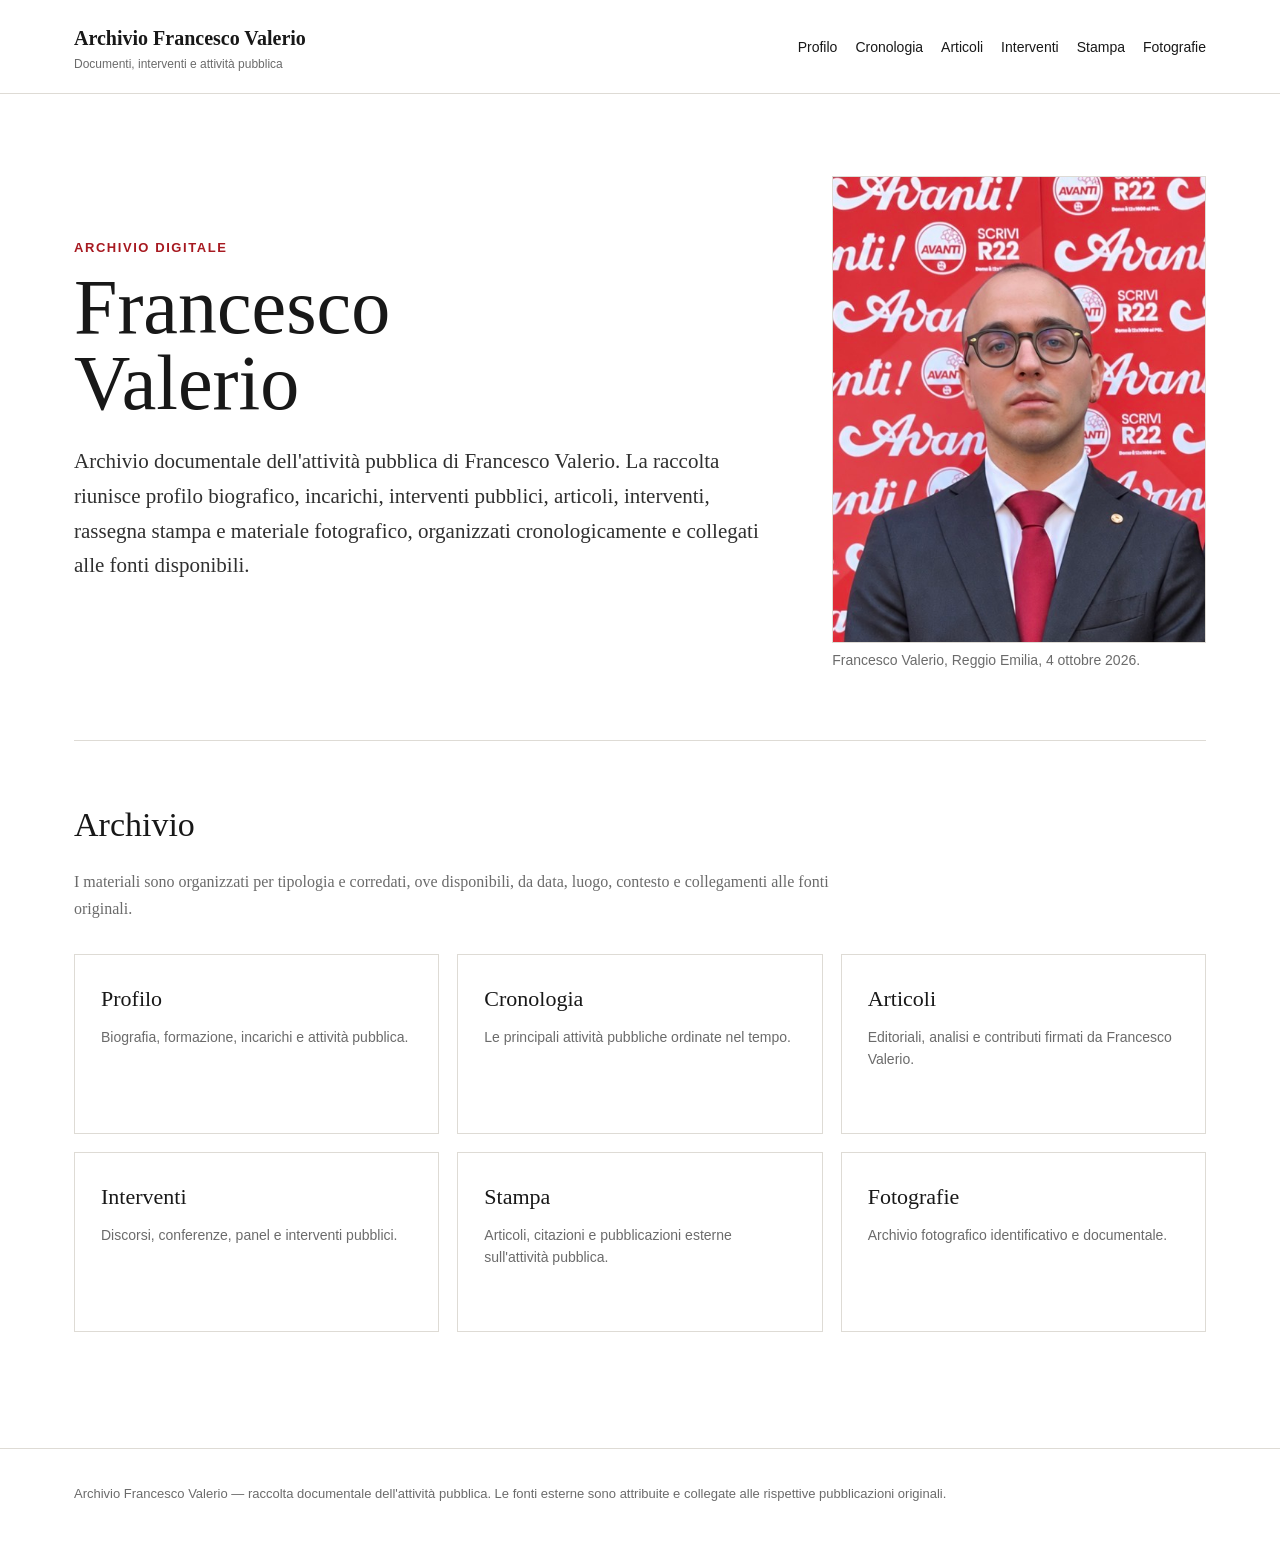
<file: index.html>
<!DOCTYPE html>
<html lang="it">

<head>
  <meta charset="UTF-8">
  <meta name="viewport" content="width=device-width, initial-scale=1.0">

  <title>Francesco Valerio | Archivio dell'attività pubblica</title>

  <meta name="description"
        content="Archivio digitale dell'attività pubblica di Francesco Valerio: profilo, cronologia, articoli, interventi, rassegna stampa e fotografie.">

  <meta name="robots" content="index,follow,max-image-preview:large">
  
  <link rel="canonical"
        href="https://francescovalerioarchivio.github.io/">

  <meta property="og:title"
        content="Francesco Valerio | Archivio dell'attività pubblica">

  <meta property="og:description"
        content="Archivio digitale di Francesco Valerio: attività pubblica, articoli, interventi, rassegna stampa e fotografie.">

  <meta property="og:type" content="website">

  <meta property="og:url"
        content="https://francescovalerioarchivio.github.io/">
<meta property="og:image"
      content="https://francescovalerioarchivio.github.io/assets/images/francesco-valerio.jpg">

<meta property="og:image:alt"
      content="Francesco Valerio">

<meta name="twitter:card"
      content="summary_large_image">

<meta name="twitter:image"
      content="https://francescovalerioarchivio.github.io/assets/images/francesco-valerio.jpg">
  <script type="application/ld+json">
{
  "@context": "https://schema.org",
  "@type": "WebSite",
  "name": "Archivio Francesco Valerio",
  "url": "https://francescovalerioarchivio.github.io/",
  "description": "Archivio digitale dell'attività pubblica di Francesco Valerio.",
  "about": {
    "@type": "Person",
    "name": "Francesco Valerio",
    "url": "https://francescovalerioarchivio.github.io/profilo/",
    "image": "https://francescovalerioarchivio.github.io/assets/images/francesco-valerio.jpg",
    "sameAs": [
      "https://www.instagram.com/valerio_psi/"
    ]
  }
}
</script>
  
  <link rel="stylesheet" href="/assets/css/style.css">
</head>

<body>

<header class="site-header">
  <div class="header-inner">

    <a class="brand" href="/">
      <strong>Archivio Francesco Valerio</strong>
      <span>Documenti, interventi e attività pubblica</span>
    </a>

    <nav aria-label="Navigazione principale">
      <a href="/profilo/">Profilo</a>
      <a href="/cronologia/">Cronologia</a>
      <a href="/articoli/">Articoli</a>
      <a href="/interventi/">Interventi</a>
      <a href="/stampa/">Stampa</a>
      <a href="/fotografie/">Fotografie</a>
    </nav>

  </div>
</header>

<main>

<section class="hero">

  <div>
    <p class="eyebrow">Archivio digitale</p>

    <h1>Francesco<br>Valerio</h1>

    <p class="hero-description">
      Archivio documentale dell'attività pubblica di Francesco Valerio.
      La raccolta riunisce profilo biografico, incarichi, interventi pubblici,
      articoli, interventi, rassegna stampa e materiale fotografico,
      organizzati cronologicamente e collegati alle fonti disponibili.
    </p>
  </div>

 <figure class="hero-figure">
  <img
    class="hero-photo"
    src="/assets/images/francesco-valerio.jpg"
    alt="Francesco Valerio, Reggio Emilia, 4 ottobre 2026"
    fetchpriority="high"
    decoding="async">
  <figcaption class="meta">
    Francesco Valerio, Reggio Emilia, 4 ottobre 2026.
  </figcaption>
</figure>

</section>

<section class="section">

  <h2>Archivio</h2>

  <p class="section-intro">
    I materiali sono organizzati per tipologia e corredati, ove disponibili,
    da data, luogo, contesto e collegamenti alle fonti originali.
  </p>

  <div class="grid">

    <a class="card" href="/profilo/">
      <h3>Profilo</h3>
      <p>Biografia, formazione, incarichi e attività pubblica.</p>
    </a>

    <a class="card" href="/cronologia/">
      <h3>Cronologia</h3>
      <p>Le principali attività pubbliche ordinate nel tempo.</p>
    </a>

    <a class="card" href="/articoli/">
      <h3>Articoli</h3>
      <p>Editoriali, analisi e contributi firmati da Francesco Valerio.</p>
    </a>

    <a class="card" href="/interventi/">
      <h3>Interventi</h3>
      <p>Discorsi, conferenze, panel e interventi pubblici.</p>
    </a>

    <a class="card" href="/stampa/">
      <h3>Stampa</h3>
      <p>Articoli, citazioni e pubblicazioni esterne sull'attività pubblica.</p>
    </a>

    <a class="card" href="/fotografie/">
      <h3>Fotografie</h3>
      <p>Archivio fotografico identificativo e documentale.</p>
    </a>

  </div>

</section>

</main>

<footer>
  <div class="footer-inner">
    Archivio Francesco Valerio — raccolta documentale dell'attività pubblica.
    Le fonti esterne sono attribuite e collegate alle rispettive pubblicazioni originali.
  </div>
</footer>

</body>
</html>
</file>
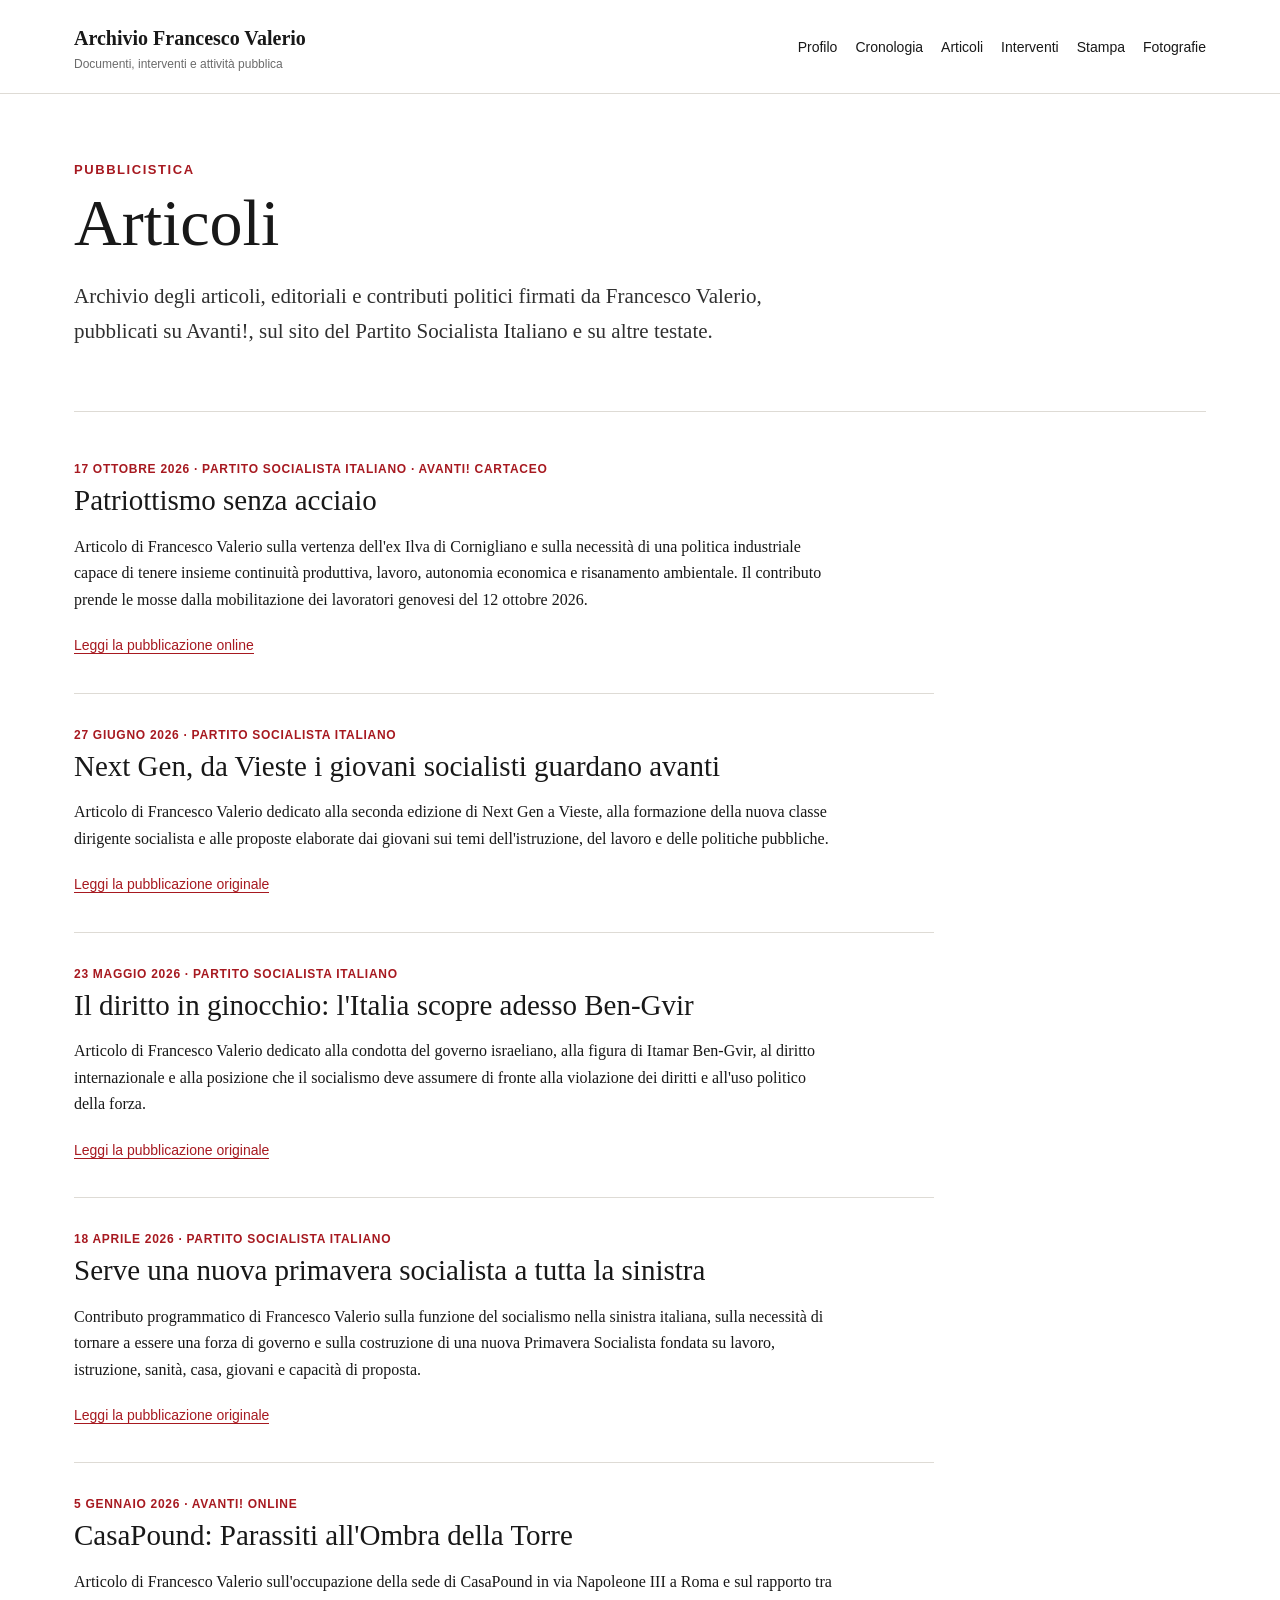
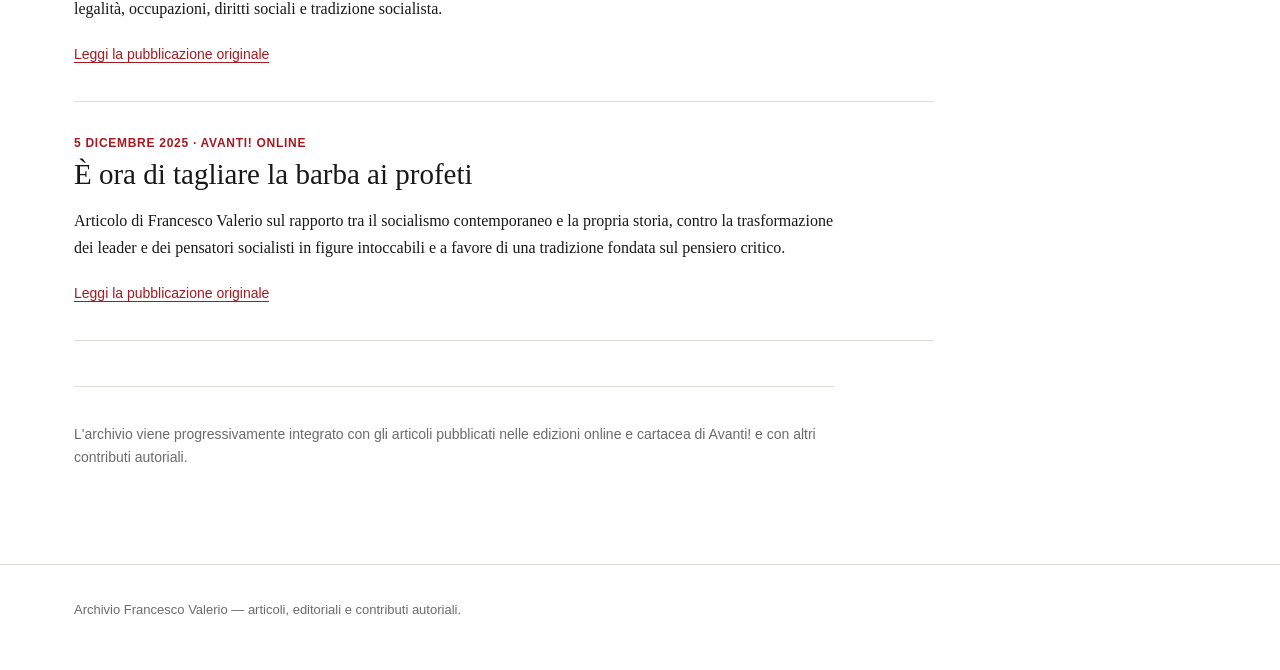
<file: articoli/index.html>
<!DOCTYPE html>
<html lang="it">

<head>
  <meta charset="UTF-8">
  <meta name="viewport" content="width=device-width, initial-scale=1.0">

  <title>Articoli di Francesco Valerio | Archivio</title>

  <meta name="description"
        content="Archivio degli articoli, editoriali e contributi politici firmati da Francesco Valerio.">

  <meta name="robots" content="index,follow,max-image-preview:large">

  <link rel="canonical"
        href="https://francescovalerioarchivio.github.io/articoli/">

  <meta property="og:title"
        content="Articoli di Francesco Valerio">

  <meta property="og:description"
        content="Articoli, editoriali e contributi politici firmati da Francesco Valerio.">

  <meta property="og:image"
        content="https://francescovalerioarchivio.github.io/assets/images/francesco-valerio.jpg">

  <link rel="stylesheet" href="/assets/css/style.css?v=6">

  <script type="application/ld+json">
  {
    "@context": "https://schema.org",
    "@type": "CollectionPage",
    "name": "Articoli di Francesco Valerio",
    "url": "https://francescovalerioarchivio.github.io/articoli/",
    "about": {
      "@type": "Person",
      "name": "Francesco Valerio",
      "url": "https://francescovalerioarchivio.github.io/profilo/"
    }
  }
  </script>

</head>

<body>

<header class="site-header">
  <div class="header-inner">

    <a class="brand" href="/">
      <strong>Archivio Francesco Valerio</strong>
      <span>Documenti, interventi e attività pubblica</span>
    </a>

    <nav aria-label="Navigazione principale">
      <a href="/profilo/">Profilo</a>
      <a href="/cronologia/">Cronologia</a>
      <a href="/articoli/">Articoli</a>
      <a href="/interventi/">Interventi</a>
      <a href="/stampa/">Stampa</a>
      <a href="/fotografie/">Fotografie</a>
    </nav>

  </div>
</header>

<main>

<section class="page-header">

  <p class="eyebrow">Pubblicistica</p>

  <h1>Articoli</h1>

  <p class="hero-description">
    Archivio degli articoli, editoriali e contributi politici
    firmati da Francesco Valerio, pubblicati su Avanti!,
    sul sito del Partito Socialista Italiano e su altre testate.
  </p>

</section>


<section class="article-archive">
<article class="article-entry">

  <p class="article-meta">
    17 ottobre 2026 · Partito Socialista Italiano · Avanti! cartaceo
  </p>

  <h2>
    Patriottismo senza acciaio
  </h2>

  <p>
    Articolo di Francesco Valerio sulla vertenza dell'ex Ilva
    di Cornigliano e sulla necessità di una politica industriale
    capace di tenere insieme continuità produttiva, lavoro,
    autonomia economica e risanamento ambientale.
    Il contributo prende le mosse dalla mobilitazione
    dei lavoratori genovesi del 12 ottobre 2026.
  </p>

  <a class="source-link"
     href="https://www.partitosocialista.it/patriottismo-senza-acciaio/"
     target="_blank"
     rel="noopener">
    Leggi la pubblicazione online
  </a>

</article>
  <article class="article-entry">

    <p class="article-meta">
      27 giugno 2026 · Partito Socialista Italiano
    </p>

    <h2>
      Next Gen, da Vieste i giovani socialisti guardano avanti
    </h2>

    <p>
      Articolo di Francesco Valerio dedicato alla seconda edizione
      di Next Gen a Vieste, alla formazione della nuova classe dirigente
      socialista e alle proposte elaborate dai giovani sui temi
      dell'istruzione, del lavoro e delle politiche pubbliche.
    </p>

    <a class="source-link"
       href="https://www.partitosocialista.it/next-gen-da-vieste-i-giovani-socialisti-guardano-avanti/?utm_source=chatgpt.com"
       target="_blank"
       rel="noopener">
      Leggi la pubblicazione originale
    </a>

  </article>


  <article class="article-entry">

    <p class="article-meta">
      23 maggio 2026 · Partito Socialista Italiano
    </p>

    <h2>
      Il diritto in ginocchio: l'Italia scopre adesso Ben-Gvir
    </h2>

    <p>
      Articolo di Francesco Valerio dedicato alla condotta del governo
      israeliano, alla figura di Itamar Ben-Gvir, al diritto internazionale
      e alla posizione che il socialismo deve assumere di fronte
      alla violazione dei diritti e all'uso politico della forza.
    </p>

    <a class="source-link"
       href="https://www.partitosocialista.it/il-diritto-in-ginocchio-litalia-scopre-adesso-ben-gvir/?utm_source=chatgpt.com"
       target="_blank"
       rel="noopener">
      Leggi la pubblicazione originale
    </a>

  </article>


  <article class="article-entry">

    <p class="article-meta">
      18 aprile 2026 · Partito Socialista Italiano
    </p>

    <h2>
      Serve una nuova primavera socialista a tutta la sinistra
    </h2>

    <p>
      Contributo programmatico di Francesco Valerio sulla funzione
      del socialismo nella sinistra italiana, sulla necessità di tornare
      a essere una forza di governo e sulla costruzione di una nuova
      Primavera Socialista fondata su lavoro, istruzione, sanità,
      casa, giovani e capacità di proposta.
    </p>

    <a class="source-link"
       href="https://www.partitosocialista.it/serve-una-nuova-primavera-socialista-a-tutta-la-sinistra/?utm_source=chatgpt.com"
       target="_blank"
       rel="noopener">
      Leggi la pubblicazione originale
    </a>

  </article>


  <article class="article-entry">

    <p class="article-meta">
      5 gennaio 2026 · Avanti! Online
    </p>

    <h2>
      CasaPound: Parassiti all'Ombra della Torre
    </h2>

    <p>
      Articolo di Francesco Valerio sull'occupazione della sede
      di CasaPound in via Napoleone III a Roma e sul rapporto
      tra legalità, occupazioni, diritti sociali e tradizione socialista.
    </p>

    <a class="source-link"
       href="https://avantionline.it/casapound-parassiti-allombra-della-torre/?utm_source=chatgpt.com"
       target="_blank"
       rel="noopener">
      Leggi la pubblicazione originale
    </a>

  </article>


  <article class="article-entry">

    <p class="article-meta">
      5 dicembre 2025 · Avanti! Online
    </p>

    <h2>
      È ora di tagliare la barba ai profeti
    </h2>

    <p>
      Articolo di Francesco Valerio sul rapporto tra il socialismo
      contemporaneo e la propria storia, contro la trasformazione
      dei leader e dei pensatori socialisti in figure intoccabili
      e a favore di una tradizione fondata sul pensiero critico.
    </p>

    <a class="source-link"
       href="https://avantionline.it/e-ora-di-tagliare-la-barba-ai-profeti/?utm_source=chatgpt.com"
       target="_blank"
       rel="noopener">
      Leggi la pubblicazione originale
    </a>

  </article>

</section>

<section class="article-note">

  <p>
    L'archivio viene progressivamente integrato con gli articoli
    pubblicati nelle edizioni online e cartacea di Avanti!
    e con altri contributi autoriali.
  </p>

</section>

</main>


<footer>

  <div class="footer-inner">
    Archivio Francesco Valerio — articoli, editoriali e contributi autoriali.
  </div>

</footer>

</body>
</html>
</file>
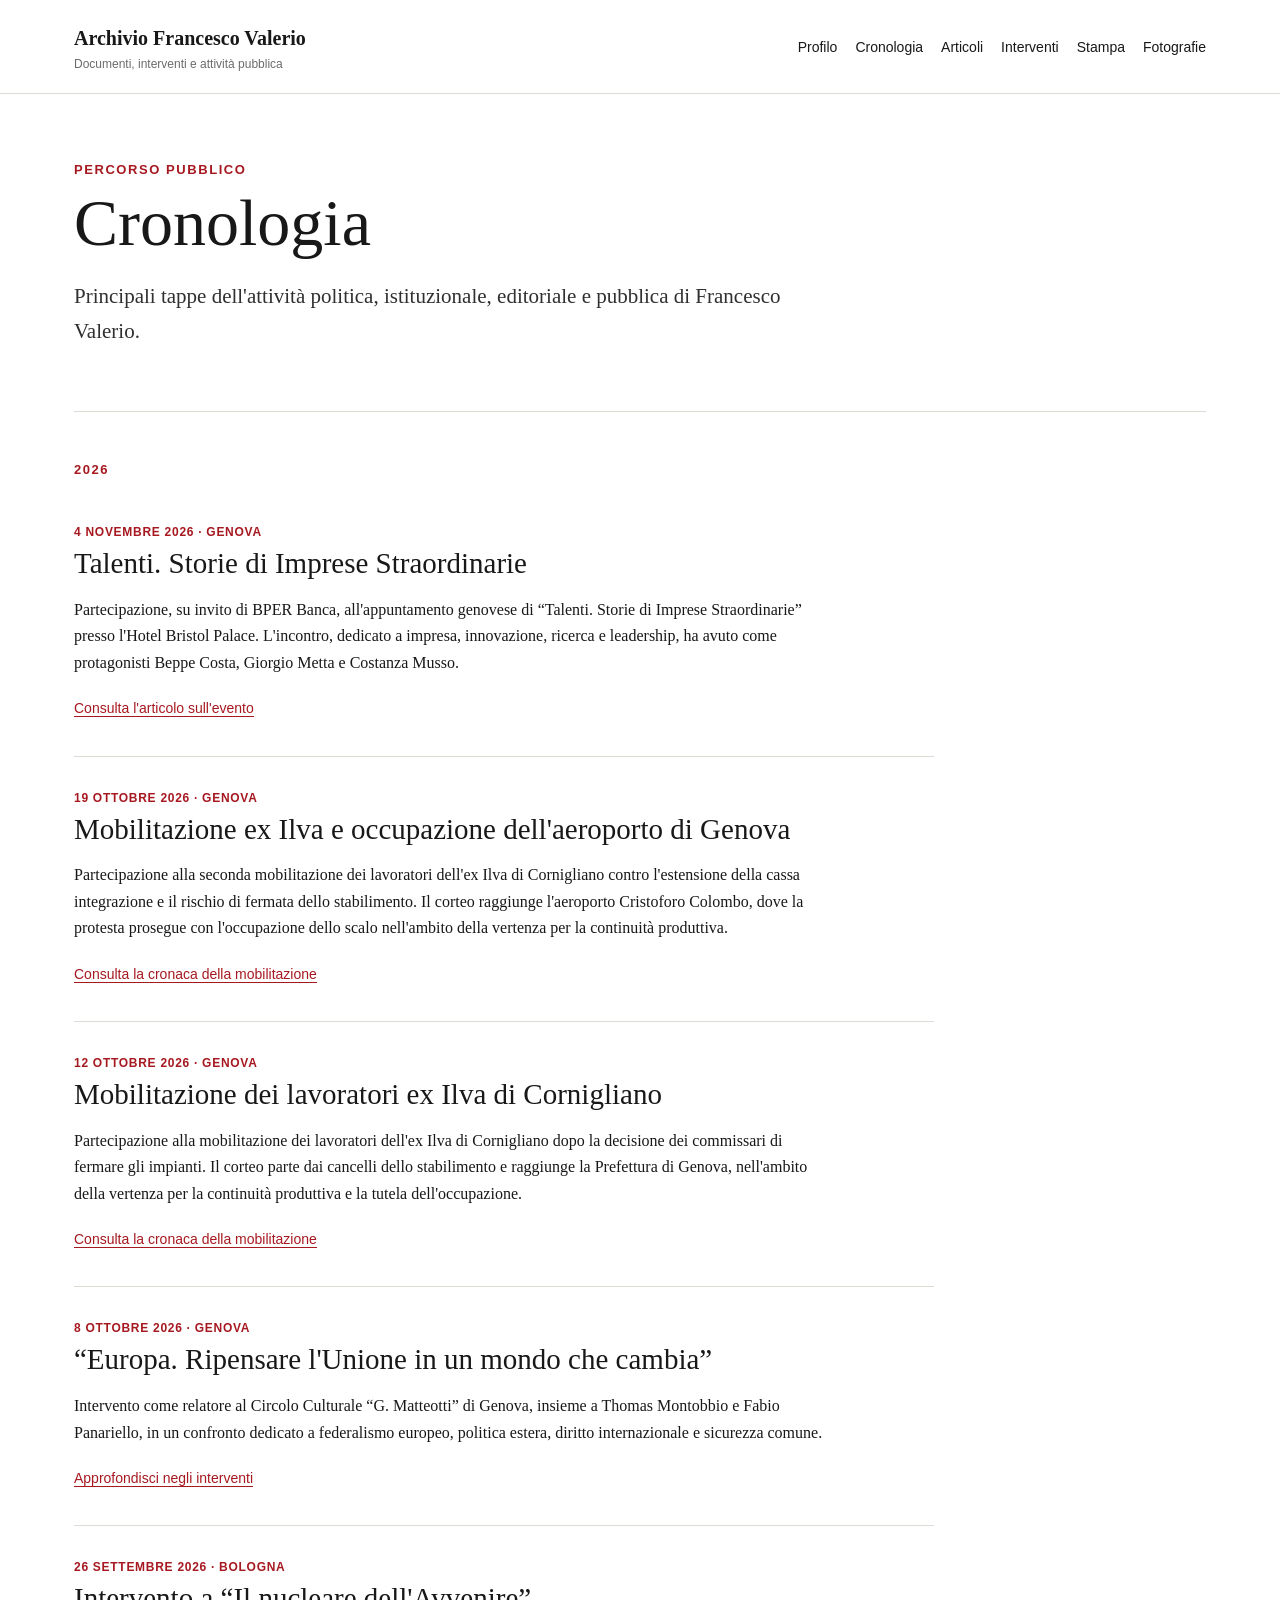
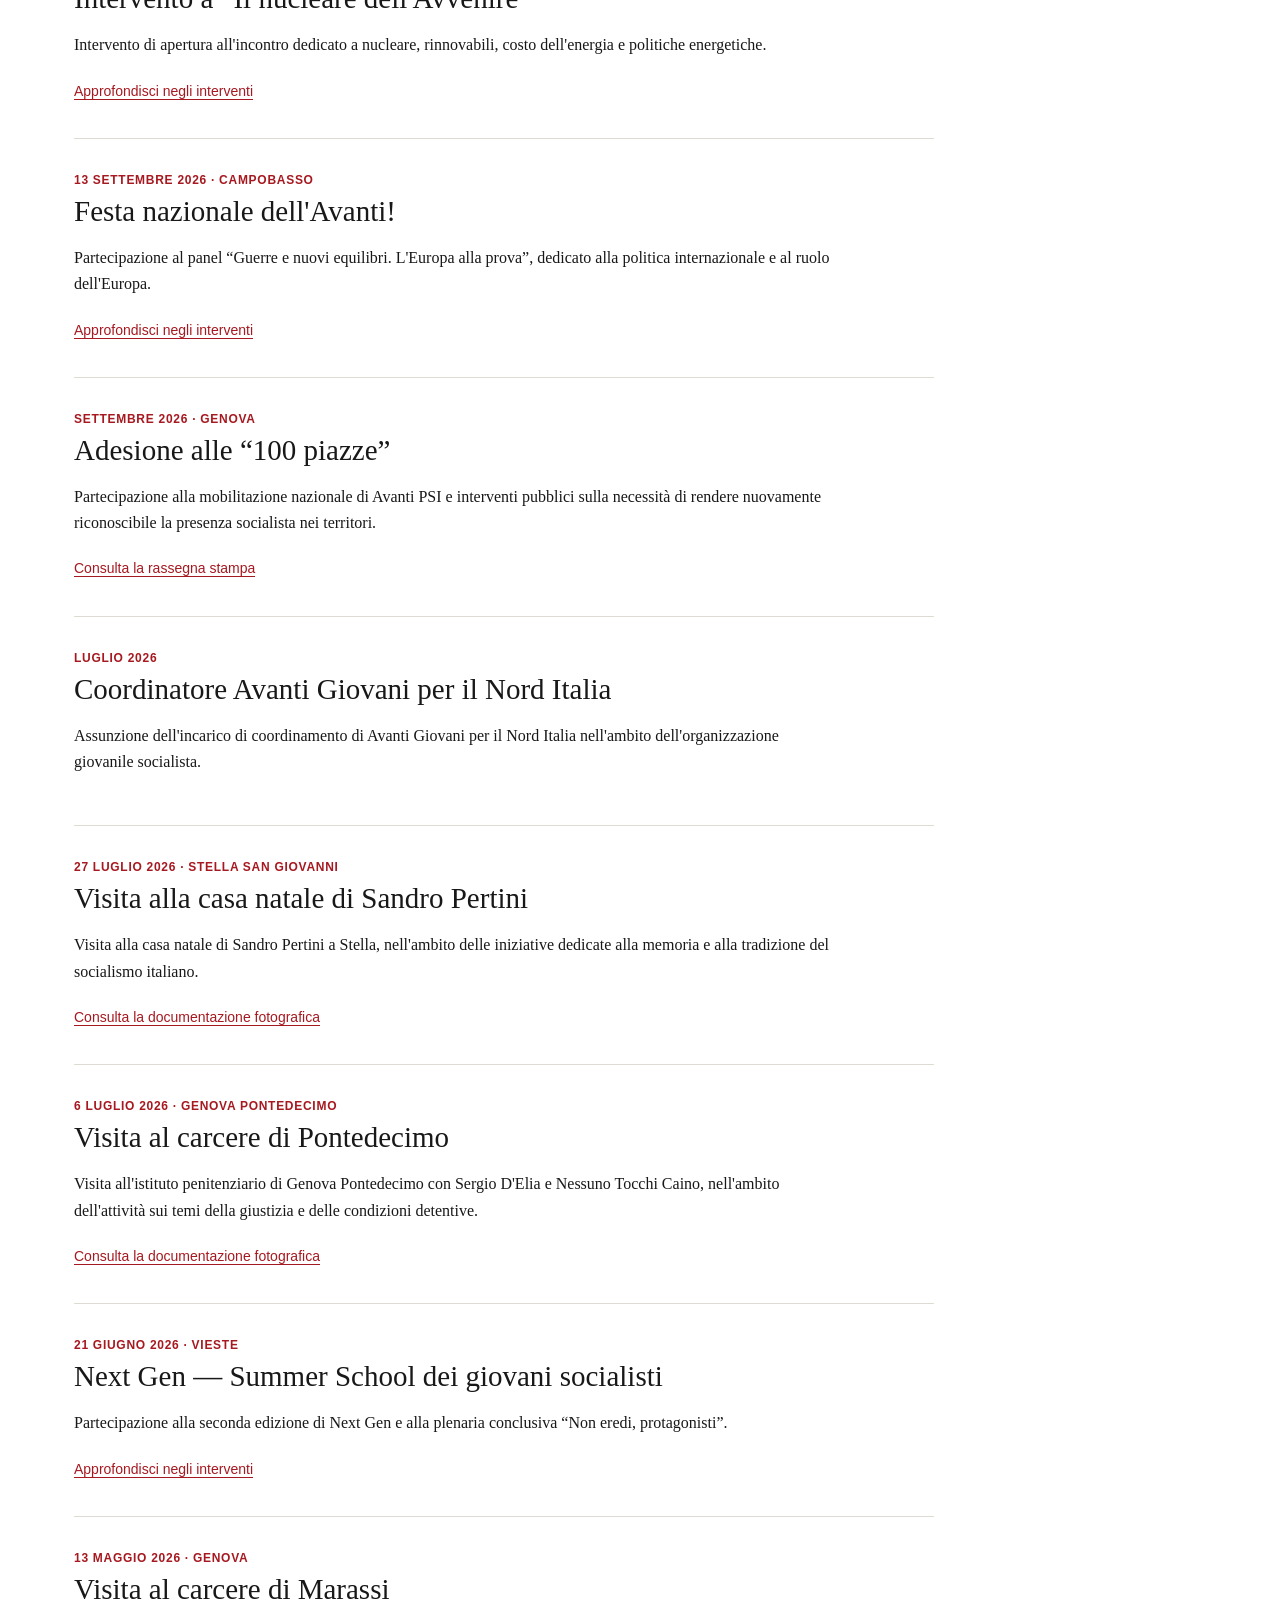
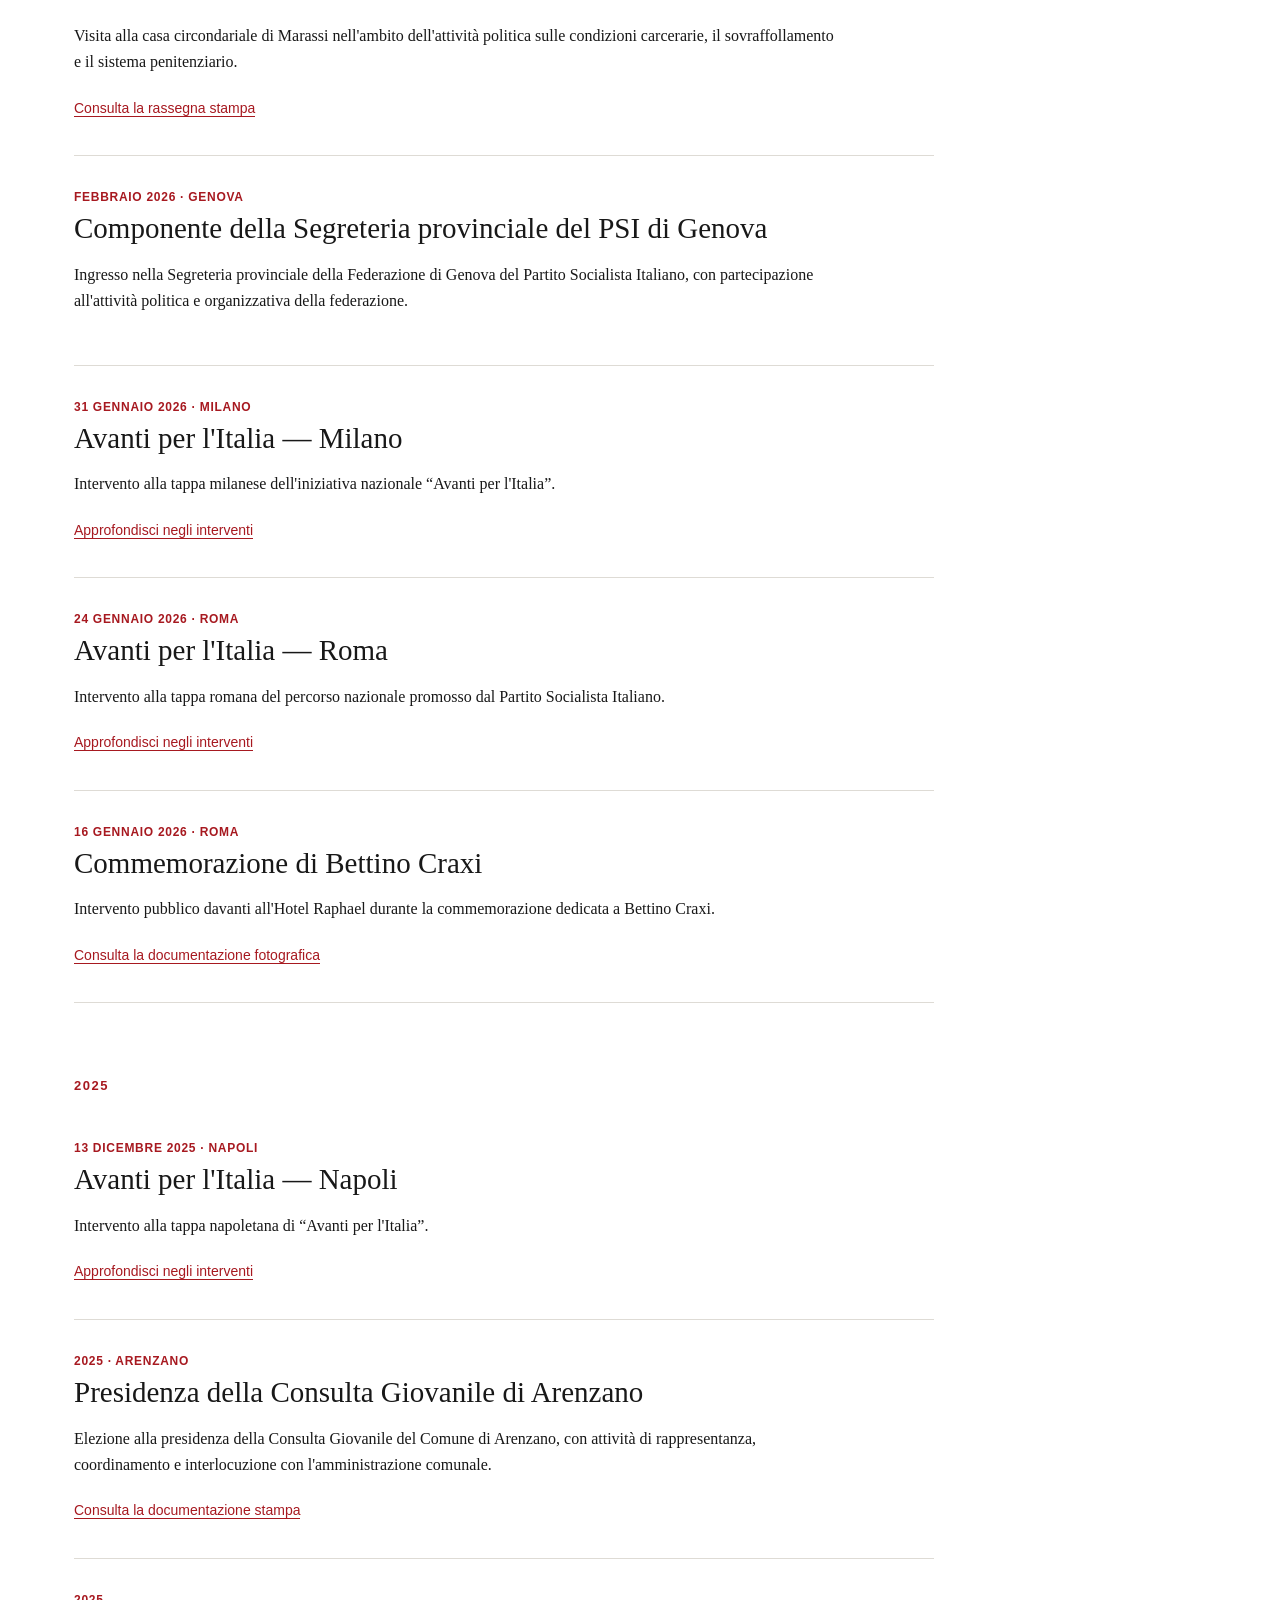
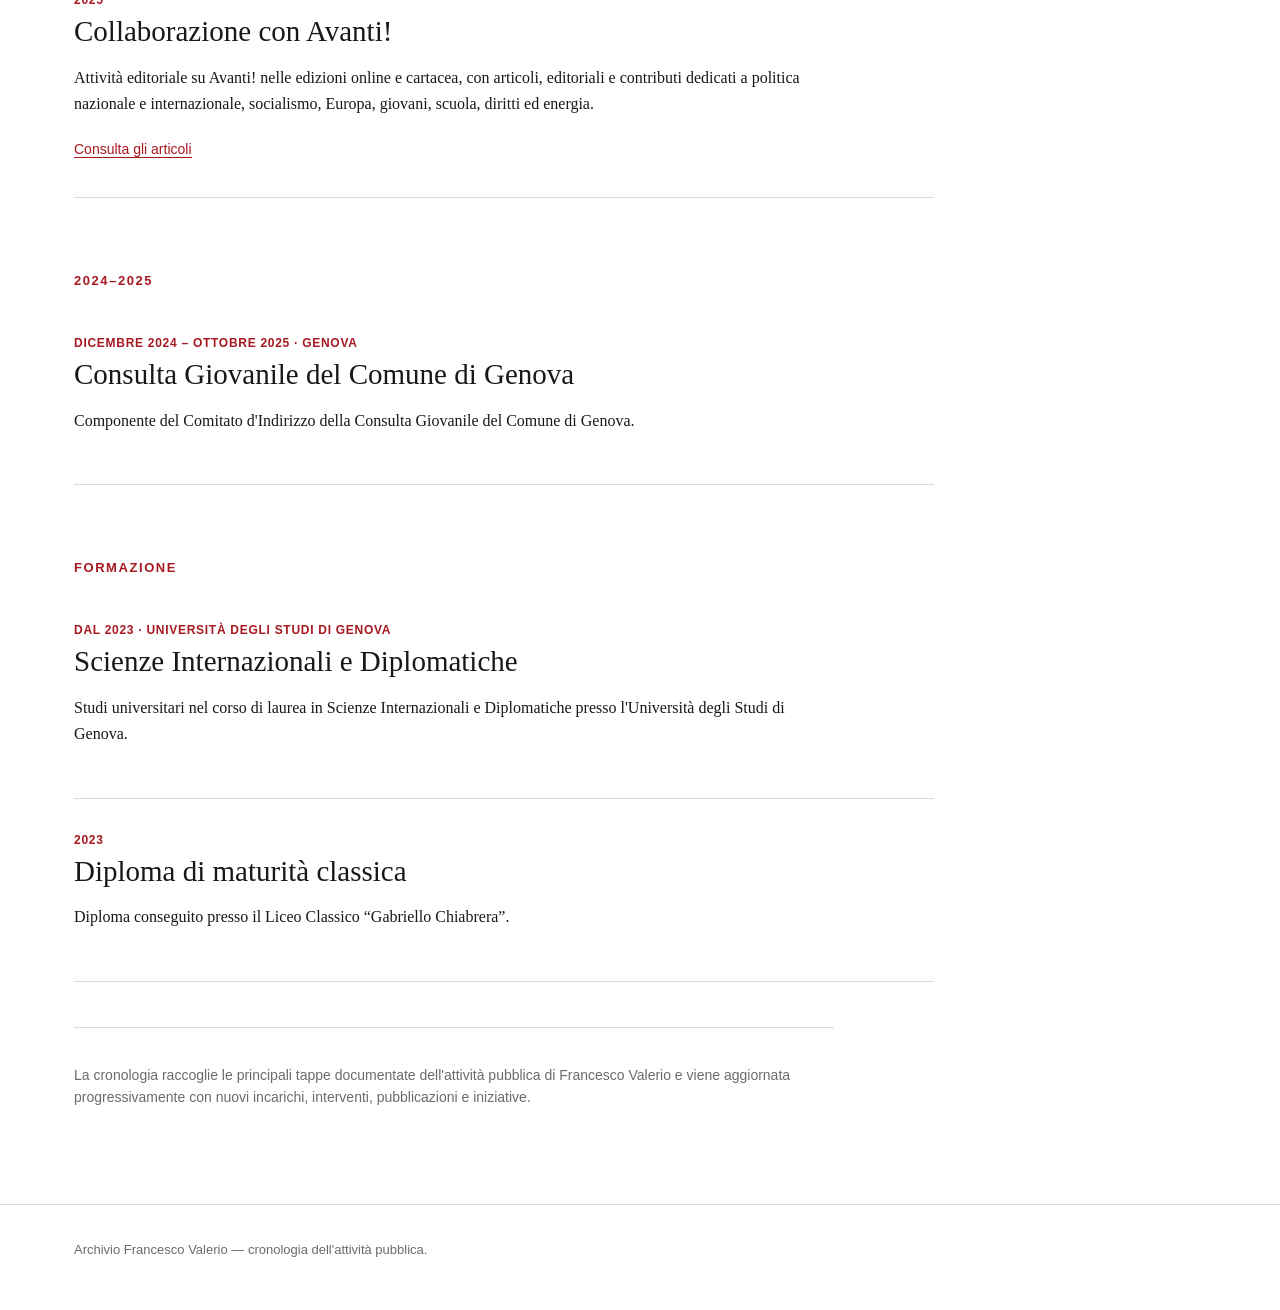
<file: cronologia/index.html>
<!DOCTYPE html>
<html lang="it">

<head>
  <meta charset="UTF-8">
  <meta name="viewport" content="width=device-width, initial-scale=1.0">

  <title>Cronologia | Archivio Francesco Valerio</title>

  <meta name="description"
        content="Cronologia dell'attività pubblica, politica, editoriale e istituzionale di Francesco Valerio.">

  <meta name="robots" content="index,follow,max-image-preview:large">

  <link rel="canonical"
        href="https://francescovalerioarchivio.github.io/cronologia/">

  <meta property="og:title"
        content="Cronologia | Archivio Francesco Valerio">

  <meta property="og:description"
        content="Tappe principali dell'attività pubblica e politica di Francesco Valerio.">

  <meta property="og:image"
        content="https://francescovalerioarchivio.github.io/assets/images/francesco-valerio.jpg">

  <link rel="stylesheet" href="/assets/css/style.css?v=11">

  <script type="application/ld+json">
  {
    "@context": "https://schema.org",
    "@type": "CollectionPage",
    "name": "Cronologia di Francesco Valerio",
    "url": "https://francescovalerioarchivio.github.io/cronologia/",
    "about": {
      "@type": "Person",
      "name": "Francesco Valerio",
      "url": "https://francescovalerioarchivio.github.io/profilo/"
    }
  }
  </script>

</head>

<body>

<header class="site-header">
  <div class="header-inner">

    <a class="brand" href="/">
      <strong>Archivio Francesco Valerio</strong>
      <span>Documenti, interventi e attività pubblica</span>
    </a>

    <nav aria-label="Navigazione principale">
      <a href="/profilo/">Profilo</a>
      <a href="/cronologia/">Cronologia</a>
      <a href="/articoli/">Articoli</a>
      <a href="/interventi/">Interventi</a>
      <a href="/stampa/">Stampa</a>
      <a href="/fotografie/">Fotografie</a>
    </nav>

  </div>
</header>


<main>

<section class="page-header">

  <p class="eyebrow">Percorso pubblico</p>

  <h1>Cronologia</h1>

  <p class="hero-description">
    Principali tappe dell'attività politica, istituzionale,
    editoriale e pubblica di Francesco Valerio.
  </p>

</section>


<section class="article-archive">

  <p class="eyebrow">2026</p>

<article class="article-entry">

  <p class="article-meta">
    4 novembre 2026 · Genova
  </p>

  <h2>
    Talenti. Storie di Imprese Straordinarie
  </h2>

  <p>
    Partecipazione, su invito di BPER Banca, all'appuntamento genovese
    di “Talenti. Storie di Imprese Straordinarie” presso l'Hotel Bristol Palace.
    L'incontro, dedicato a impresa, innovazione, ricerca e leadership,
    ha avuto come protagonisti Beppe Costa, Giorgio Metta e Costanza Musso.
  </p>
 
  <a class="source-link"
   href="https://www.ligurianotizie.it/genova-tre-storie-dimpresa-tra-talento-tecnologia-e-leadership/2026/11/06/1287743/"
   target="_blank"
   rel="noopener">
  Consulta l'articolo sull'evento
</a>

</article>


<article class="article-entry">

  <p class="article-meta">
    19 ottobre 2026 · Genova
  </p>

  <h2>
    Mobilitazione ex Ilva e occupazione dell'aeroporto di Genova
  </h2>

  <p>
    Partecipazione alla seconda mobilitazione dei lavoratori
    dell'ex Ilva di Cornigliano contro l'estensione della cassa integrazione
    e il rischio di fermata dello stabilimento.
    Il corteo raggiunge l'aeroporto Cristoforo Colombo,
    dove la protesta prosegue con l'occupazione dello scalo
    nell'ambito della vertenza per la continuità produttiva.
  </p>

  <a class="source-link"
     href="https://www.ansa.it/sito/notizie/economia/2026/10/19/lavoratori-dellex-ilva-di-cornigliano-occupano-laeroporto-di-genova_c87bd64f-1c76-4dc9-8956-c794fa1d2065.html"
     target="_blank"
     rel="noopener">
    Consulta la cronaca della mobilitazione
  </a>

</article>


<article class="article-entry">

  <p class="article-meta">
    12 ottobre 2026 · Genova
  </p>

  <h2>
    Mobilitazione dei lavoratori ex Ilva di Cornigliano
  </h2>

  <p>
    Partecipazione alla mobilitazione dei lavoratori
    dell'ex Ilva di Cornigliano dopo la decisione dei commissari
    di fermare gli impianti. Il corteo parte dai cancelli
    dello stabilimento e raggiunge la Prefettura di Genova,
    nell'ambito della vertenza per la continuità produttiva
    e la tutela dell'occupazione.
  </p>

  <a class="source-link"
     href="https://www.ansa.it/liguria/notizie/2026/10/12/ex-ilva-partito-il-corteo-da-stabilimento-cornigliano-si-va-in-prefettura_9221f2ef-827f-4af0-9b4d-4e9925a7b6b8.html"
     target="_blank"
     rel="noopener">
    Consulta la cronaca della mobilitazione
  </a>

</article>
  

<article class="article-entry">

  <p class="article-meta">
    8 ottobre 2026 · Genova
  </p>

  <h2>
    “Europa. Ripensare l'Unione in un mondo che cambia”
  </h2>

  <p>
    Intervento come relatore al Circolo Culturale “G. Matteotti”
    di Genova, insieme a Thomas Montobbio e Fabio Panariello,
    in un confronto dedicato a federalismo europeo,
    politica estera, diritto internazionale e sicurezza comune.
  </p>

  <a class="source-link" href="/interventi/">
    Approfondisci negli interventi
  </a>

</article>
  
  
  <article class="article-entry">
    <p class="article-meta">26 settembre 2026 · Bologna</p>
    <h2>Intervento a “Il nucleare dell'Avvenire”</h2>
    <p>
      Intervento di apertura all'incontro dedicato a nucleare,
      rinnovabili, costo dell'energia e politiche energetiche.
    </p>
    <a class="source-link" href="/interventi/">
      Approfondisci negli interventi
    </a>
  </article>
  

  <article class="article-entry">
    <p class="article-meta">13 settembre 2026 · Campobasso</p>
    <h2>Festa nazionale dell'Avanti!</h2>
    <p>
      Partecipazione al panel “Guerre e nuovi equilibri.
      L'Europa alla prova”, dedicato alla politica internazionale
      e al ruolo dell'Europa.
    </p>
    <a class="source-link" href="/interventi/">
      Approfondisci negli interventi
    </a>
  </article>


  <article class="article-entry">
    <p class="article-meta">Settembre 2026 · Genova</p>
    <h2>Adesione alle “100 piazze”</h2>
    <p>
      Partecipazione alla mobilitazione nazionale di Avanti PSI
      e interventi pubblici sulla necessità di rendere nuovamente
      riconoscibile la presenza socialista nei territori.
    </p>
    <a class="source-link" href="/stampa/">
      Consulta la rassegna stampa
    </a>
  </article>


  <article class="article-entry">
    <p class="article-meta">Luglio 2026</p>
    <h2>Coordinatore Avanti Giovani per il Nord Italia</h2>
    <p>
      Assunzione dell'incarico di coordinamento di Avanti Giovani
      per il Nord Italia nell'ambito dell'organizzazione giovanile socialista.
    </p>
  </article>


  <article class="article-entry">
    <p class="article-meta">27 luglio 2026 · Stella San Giovanni</p>
    <h2>Visita alla casa natale di Sandro Pertini</h2>
    <p>
      Visita alla casa natale di Sandro Pertini a Stella,
      nell'ambito delle iniziative dedicate alla memoria
      e alla tradizione del socialismo italiano.
    </p>
    <a class="source-link" href="/fotografie/">
      Consulta la documentazione fotografica
    </a>
  </article>


  <article class="article-entry">
    <p class="article-meta">6 luglio 2026 · Genova Pontedecimo</p>
    <h2>Visita al carcere di Pontedecimo</h2>
    <p>
      Visita all'istituto penitenziario di Genova Pontedecimo
      con Sergio D'Elia e Nessuno Tocchi Caino,
      nell'ambito dell'attività sui temi della giustizia
      e delle condizioni detentive.
    </p>
    <a class="source-link" href="/fotografie/">
      Consulta la documentazione fotografica
    </a>
  </article>


  <article class="article-entry">
    <p class="article-meta">21 giugno 2026 · Vieste</p>
    <h2>Next Gen — Summer School dei giovani socialisti</h2>
    <p>
      Partecipazione alla seconda edizione di Next Gen
      e alla plenaria conclusiva “Non eredi, protagonisti”.
    </p>
    <a class="source-link" href="/interventi/">
      Approfondisci negli interventi
    </a>
  </article>


  <article class="article-entry">
    <p class="article-meta">13 maggio 2026 · Genova</p>
    <h2>Visita al carcere di Marassi</h2>
    <p>
      Visita alla casa circondariale di Marassi nell'ambito
      dell'attività politica sulle condizioni carcerarie,
      il sovraffollamento e il sistema penitenziario.
    </p>
    <a class="source-link" href="/stampa/">
      Consulta la rassegna stampa
    </a>
  </article>


  <article class="article-entry">
  <p class="article-meta">Febbraio 2026 · Genova</p>

  <h2>Componente della Segreteria provinciale del PSI di Genova</h2>

  <p>
    Ingresso nella Segreteria provinciale della Federazione
    di Genova del Partito Socialista Italiano, con partecipazione
    all'attività politica e organizzativa della federazione.
  </p>
</article>


  <article class="article-entry">
    <p class="article-meta">31 gennaio 2026 · Milano</p>
    <h2>Avanti per l'Italia — Milano</h2>
    <p>
      Intervento alla tappa milanese dell'iniziativa nazionale
      “Avanti per l'Italia”.
    </p>
    <a class="source-link" href="/interventi/">
      Approfondisci negli interventi
    </a>
  </article>


  <article class="article-entry">
    <p class="article-meta">24 gennaio 2026 · Roma</p>
    <h2>Avanti per l'Italia — Roma</h2>
    <p>
      Intervento alla tappa romana del percorso nazionale
      promosso dal Partito Socialista Italiano.
    </p>
    <a class="source-link" href="/interventi/">
      Approfondisci negli interventi
    </a>
  </article>


  <article class="article-entry">
    <p class="article-meta">16 gennaio 2026 · Roma</p>
    <h2>Commemorazione di Bettino Craxi</h2>
    <p>
      Intervento pubblico davanti all'Hotel Raphael
      durante la commemorazione dedicata a Bettino Craxi.
    </p>
    <a class="source-link" href="/fotografie/">
      Consulta la documentazione fotografica
    </a>
  </article>

</section>



<section class="article-archive">

  <p class="eyebrow">2025</p>


  <article class="article-entry">
    <p class="article-meta">13 dicembre 2025 · Napoli</p>
    <h2>Avanti per l'Italia — Napoli</h2>
    <p>
      Intervento alla tappa napoletana di “Avanti per l'Italia”.
    </p>
    <a class="source-link" href="/interventi/">
      Approfondisci negli interventi
    </a>
  </article>


  <article class="article-entry">
    <p class="article-meta">2025 · Arenzano</p>
    <h2>Presidenza della Consulta Giovanile di Arenzano</h2>
    <p>
      Elezione alla presidenza della Consulta Giovanile
      del Comune di Arenzano, con attività di rappresentanza,
      coordinamento e interlocuzione con l'amministrazione comunale.
    </p>
    <a class="source-link" href="/stampa/">
      Consulta la documentazione stampa
    </a>
  </article>


  <article class="article-entry">
    <p class="article-meta">2025</p>
    <h2>Collaborazione con Avanti!</h2>
    <p>
      Attività editoriale su Avanti! nelle edizioni online
      e cartacea, con articoli, editoriali e contributi
      dedicati a politica nazionale e internazionale,
      socialismo, Europa, giovani, scuola, diritti ed energia.
    </p>
    <a class="source-link" href="/articoli/">
      Consulta gli articoli
    </a>
  </article>

</section>



<section class="article-archive">

  <p class="eyebrow">2024–2025</p>


  <article class="article-entry">
    <p class="article-meta">Dicembre 2024 – ottobre 2025 · Genova</p>
    <h2>Consulta Giovanile del Comune di Genova</h2>
    <p>
      Componente del Comitato d'Indirizzo della Consulta Giovanile
      del Comune di Genova.
    </p>
  </article>

</section>



<section class="article-archive">

  <p class="eyebrow">Formazione</p>


  <article class="article-entry">
    <p class="article-meta">Dal 2023 · Università degli Studi di Genova</p>
    <h2>Scienze Internazionali e Diplomatiche</h2>
    <p>
      Studi universitari nel corso di laurea in Scienze Internazionali
      e Diplomatiche presso l'Università degli Studi di Genova.
    </p>
  </article>


  <article class="article-entry">
    <p class="article-meta">2023</p>
    <h2>Diploma di maturità classica</h2>
    <p>
      Diploma conseguito presso il Liceo Classico
      “Gabriello Chiabrera”.
    </p>
  </article>

</section>



<section class="article-note">
  <p>
    La cronologia raccoglie le principali tappe documentate
    dell'attività pubblica di Francesco Valerio e viene aggiornata
    progressivamente con nuovi incarichi, interventi, pubblicazioni
    e iniziative.
  </p>
</section>

</main>


<footer>
  <div class="footer-inner">
    Archivio Francesco Valerio — cronologia dell'attività pubblica.
  </div>
</footer>

</body>
</html>
</file>
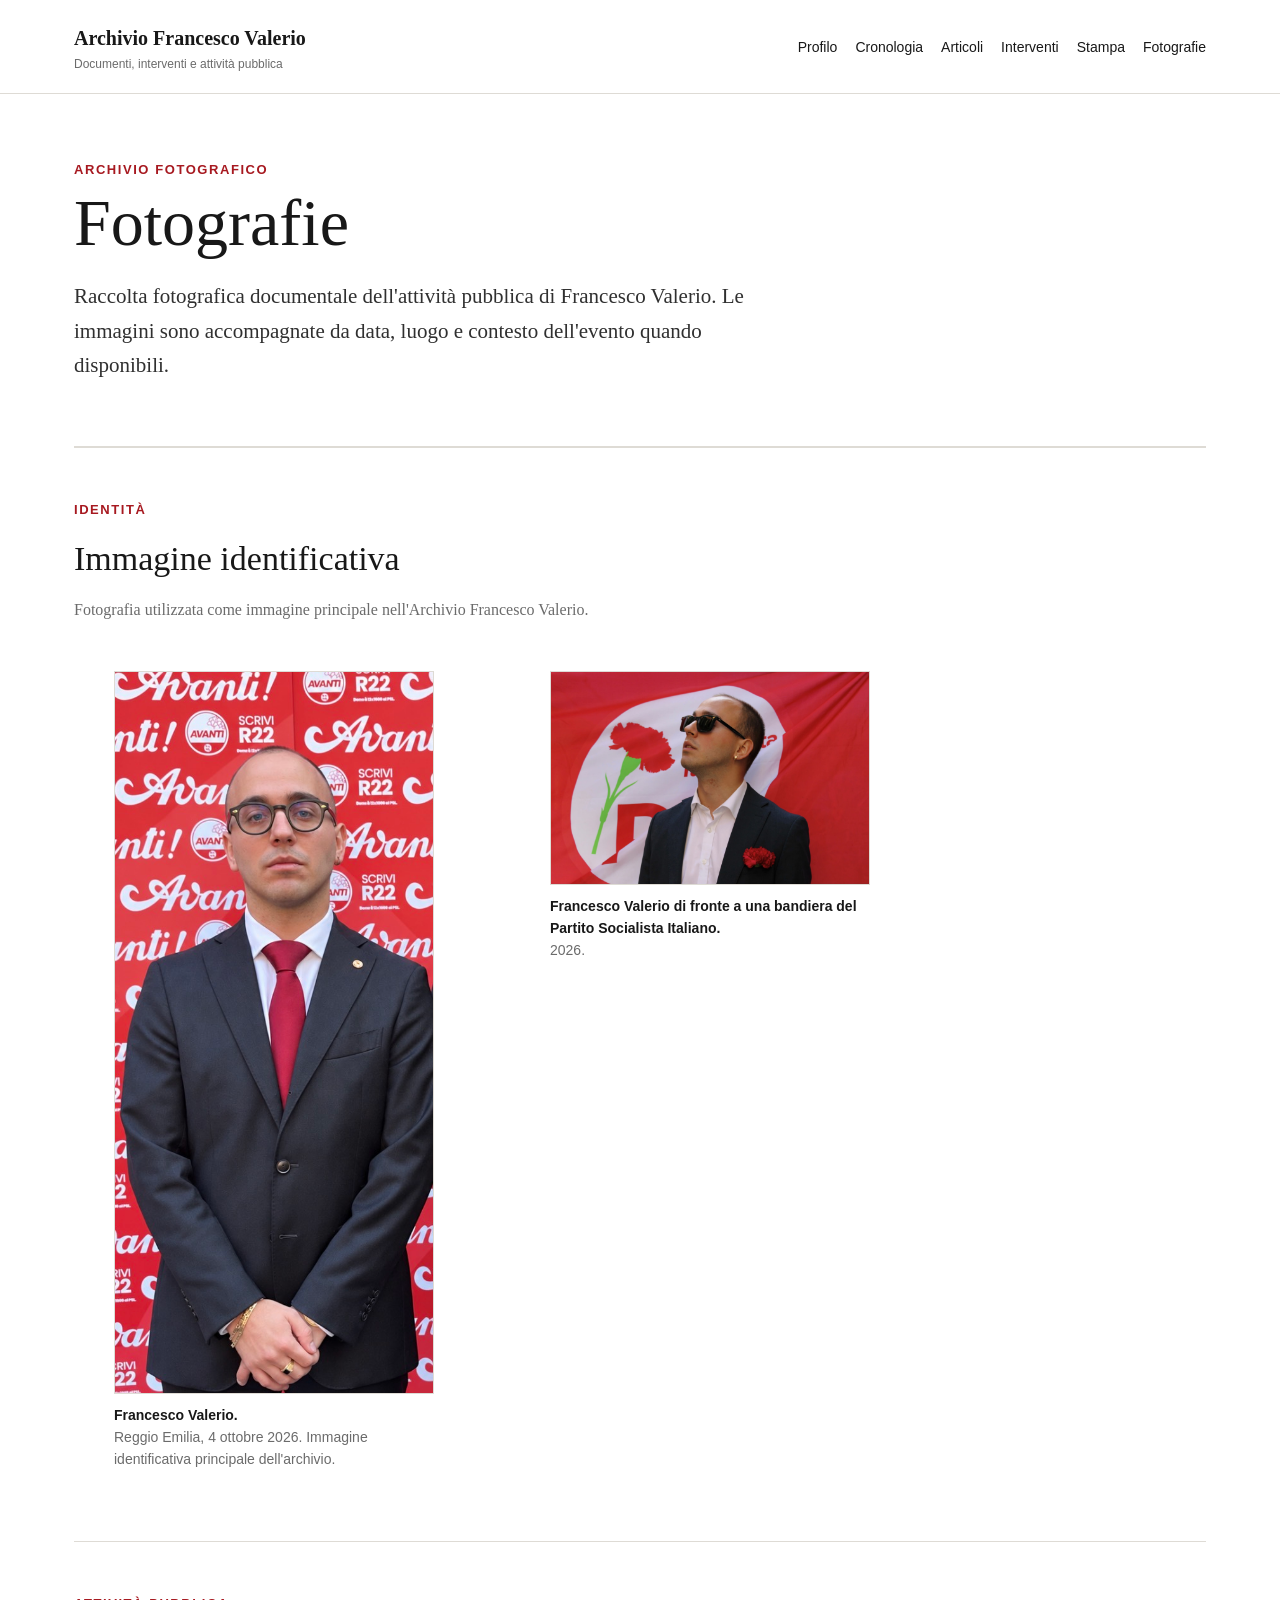
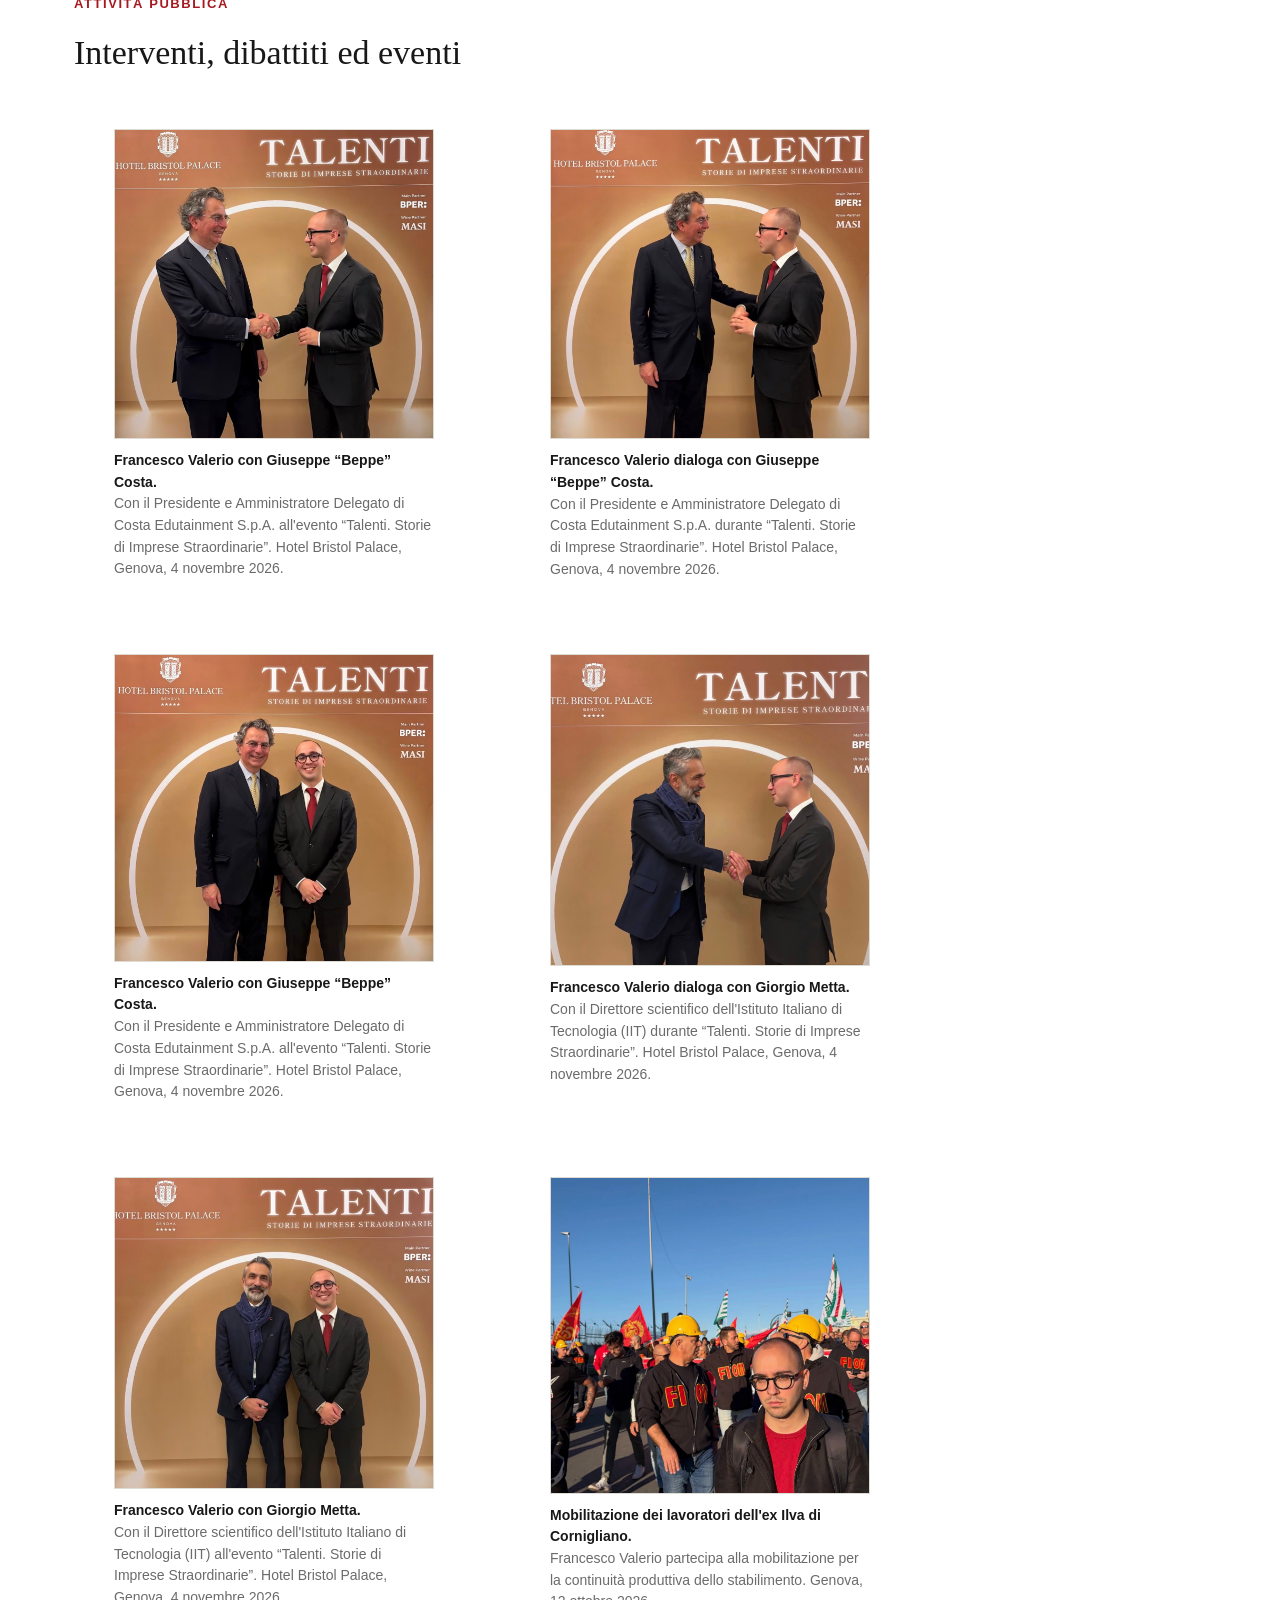
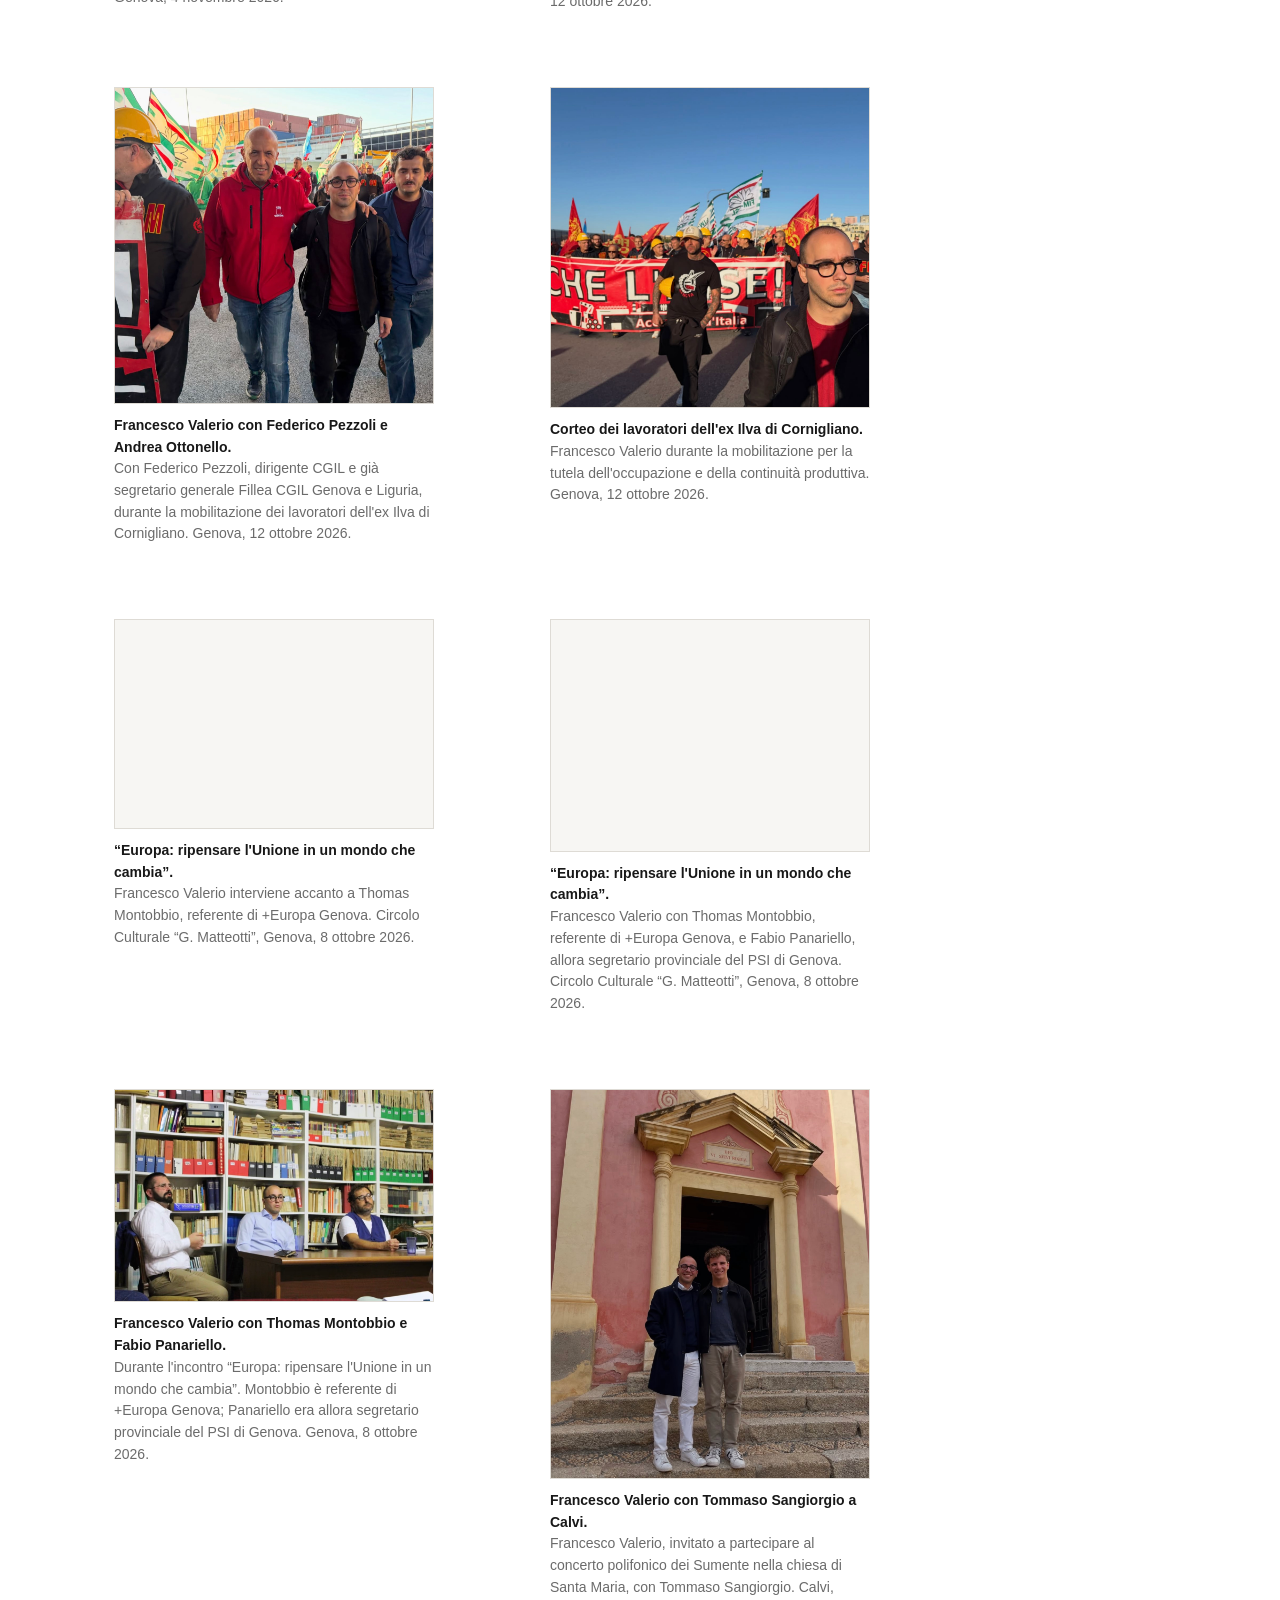
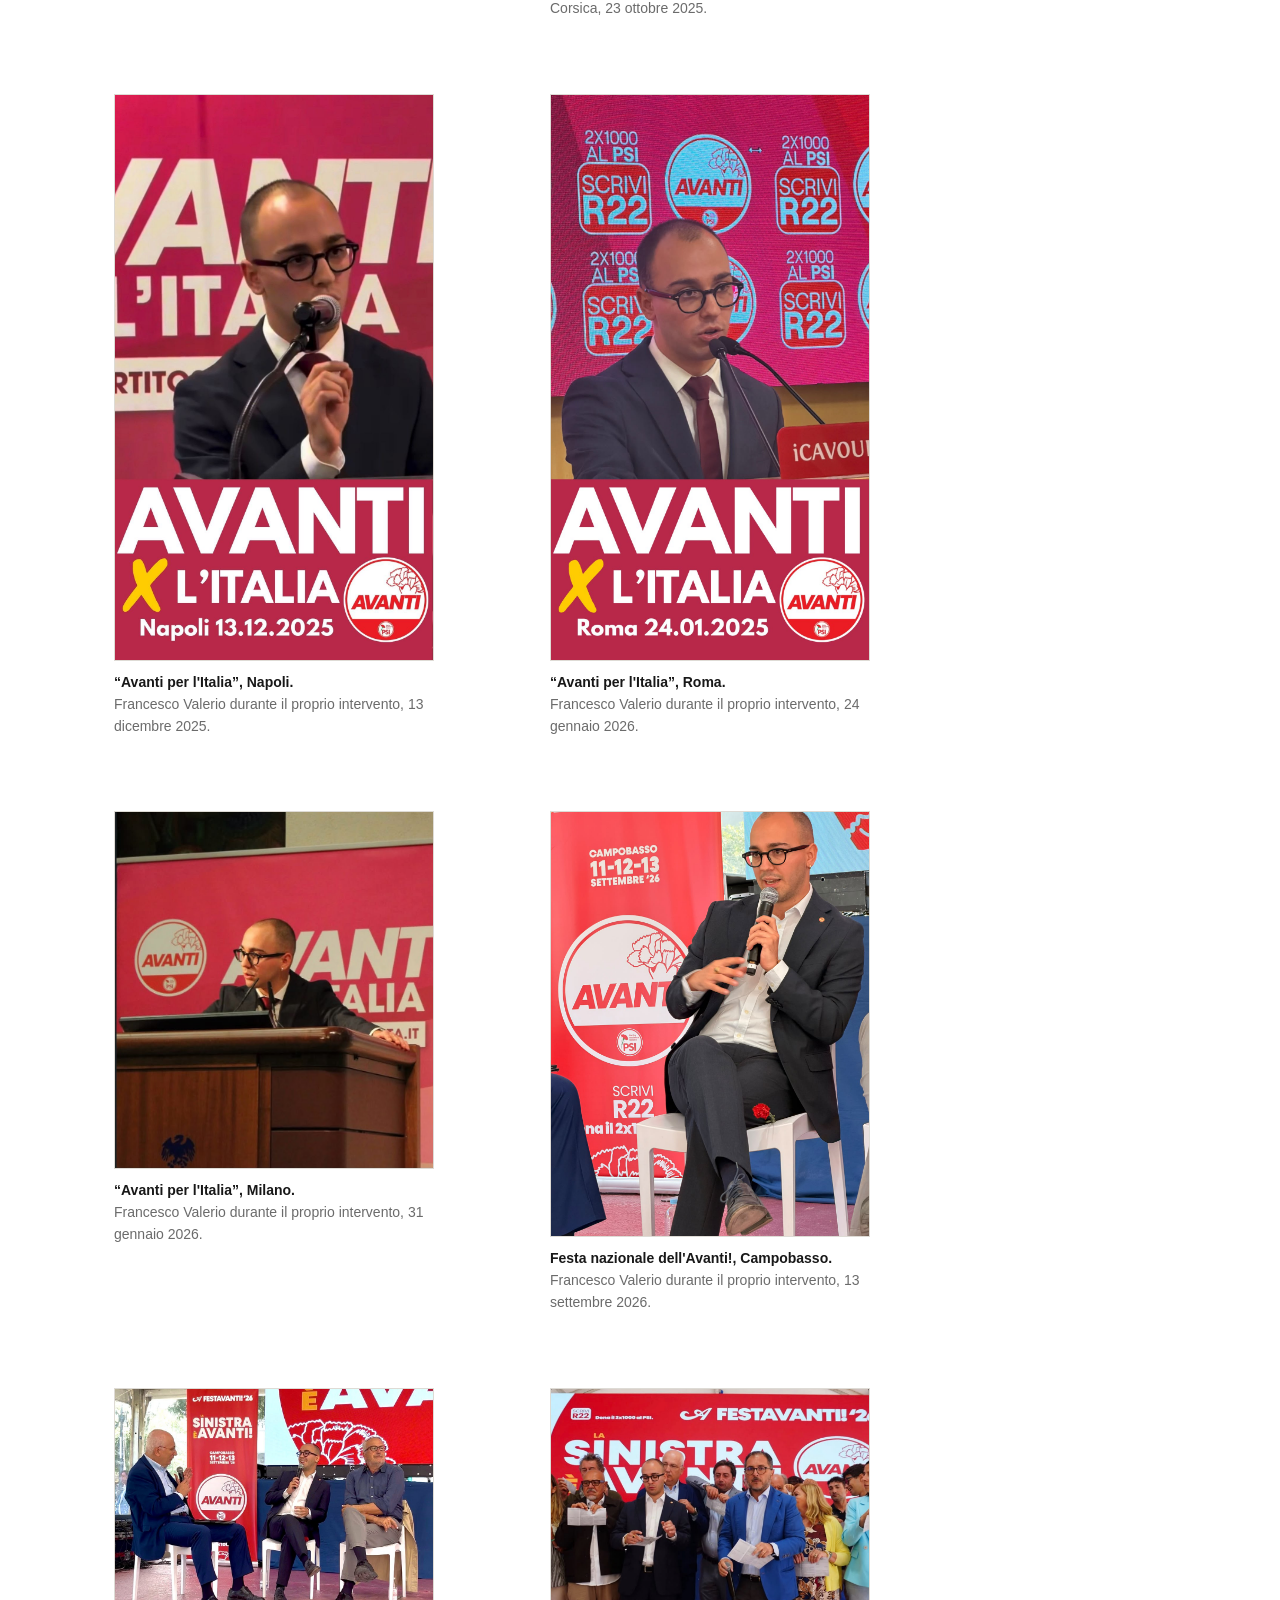
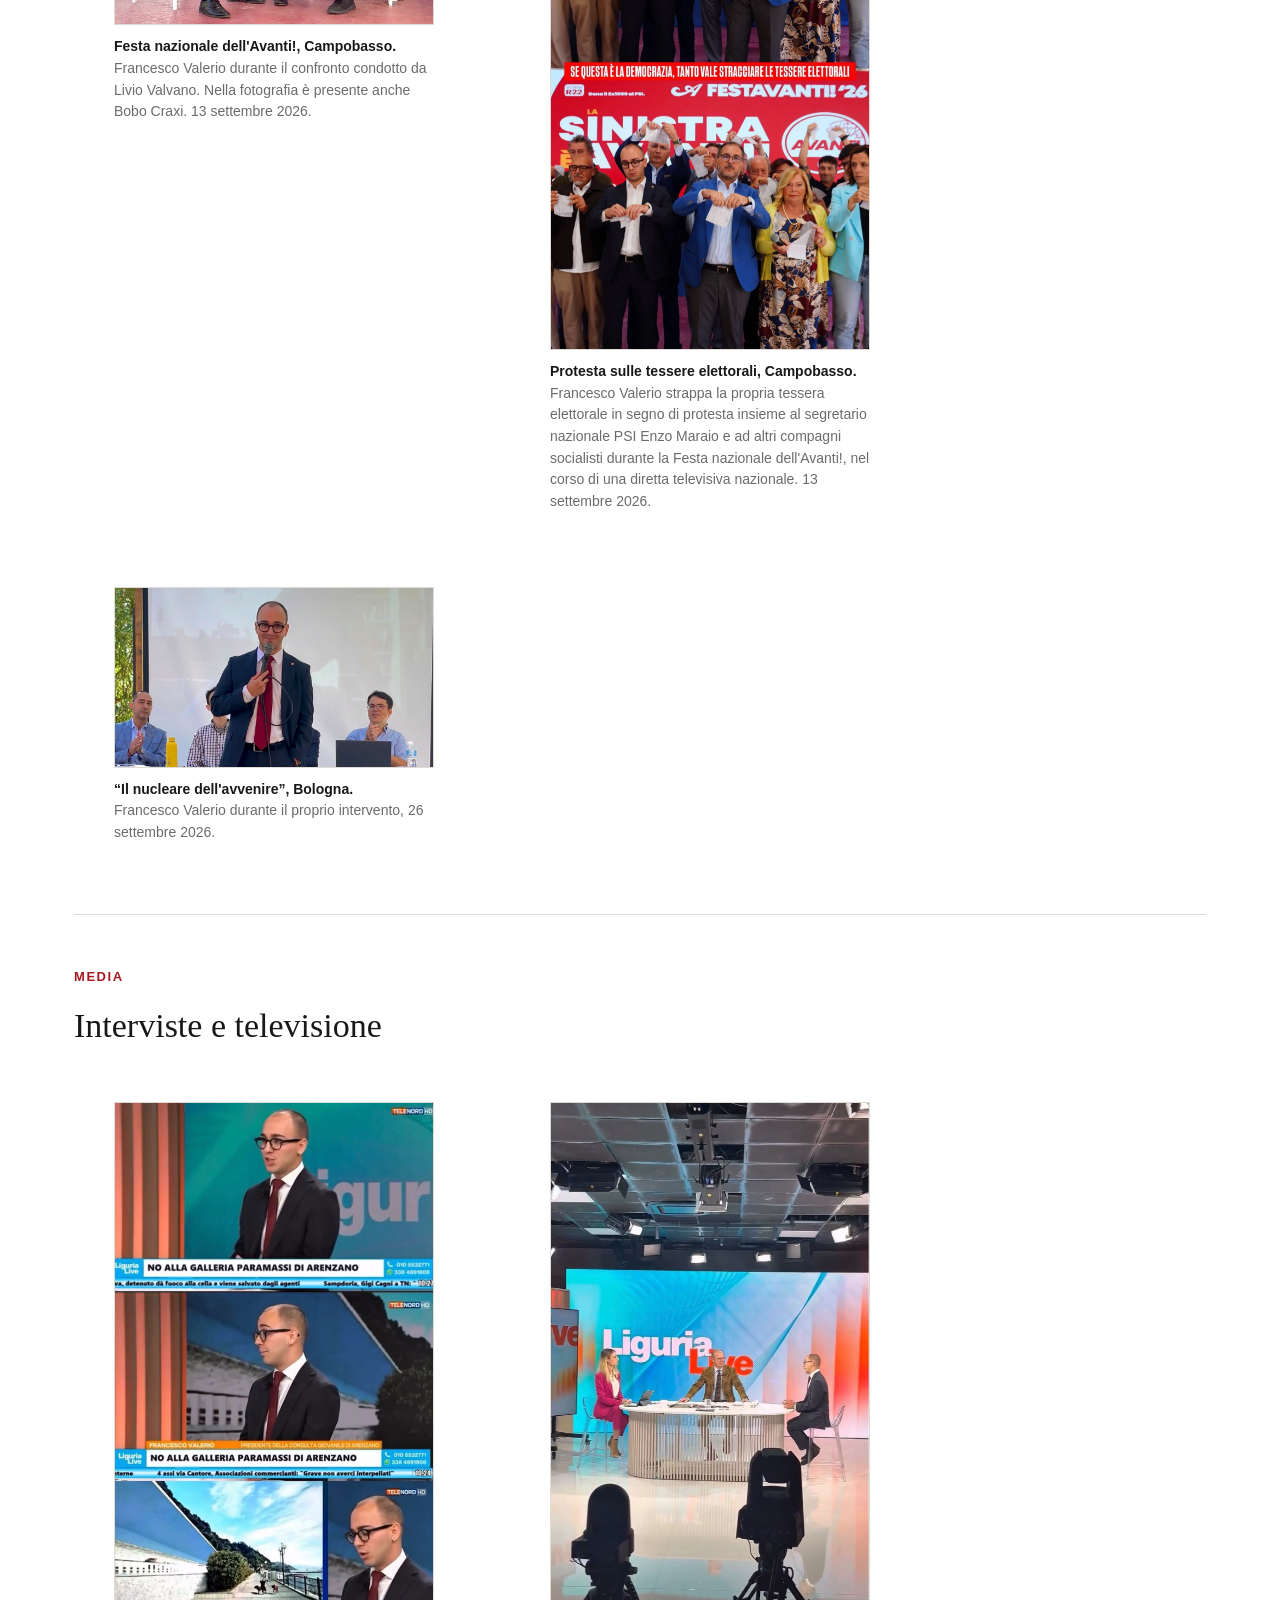
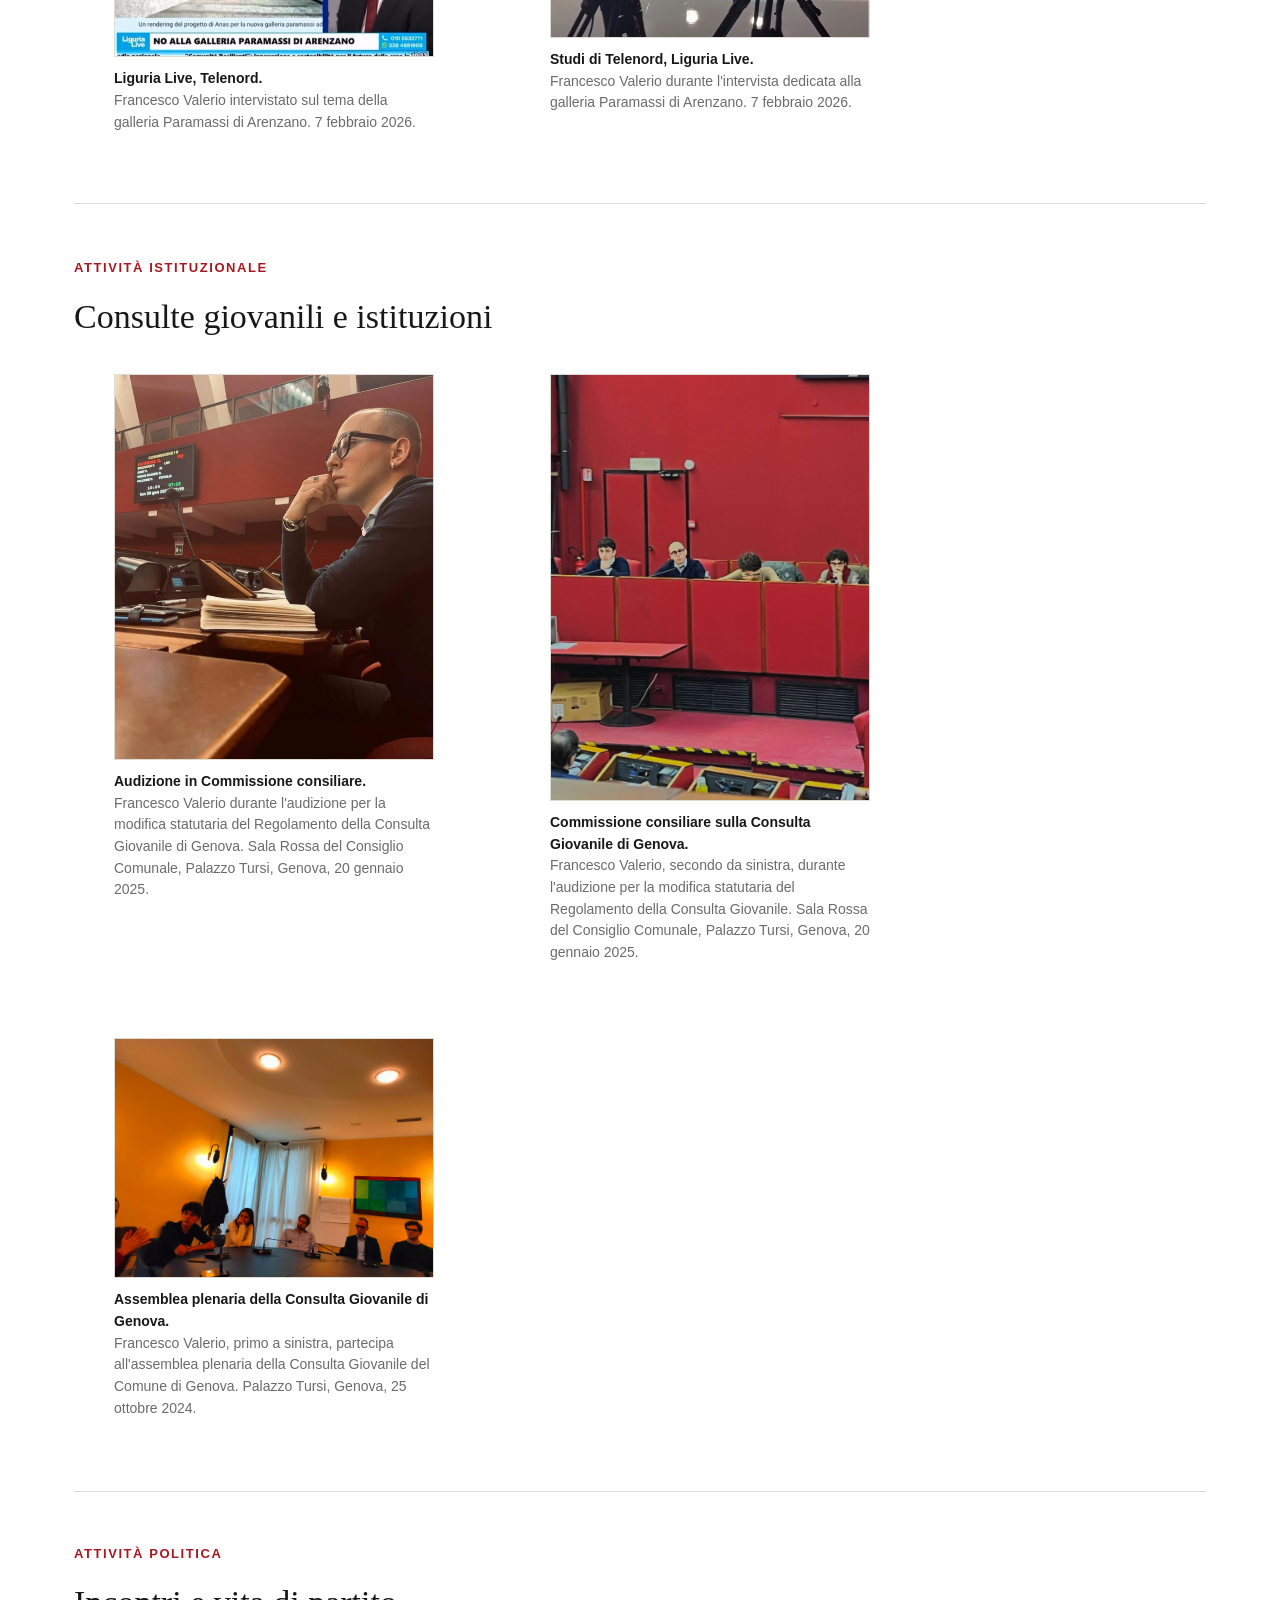
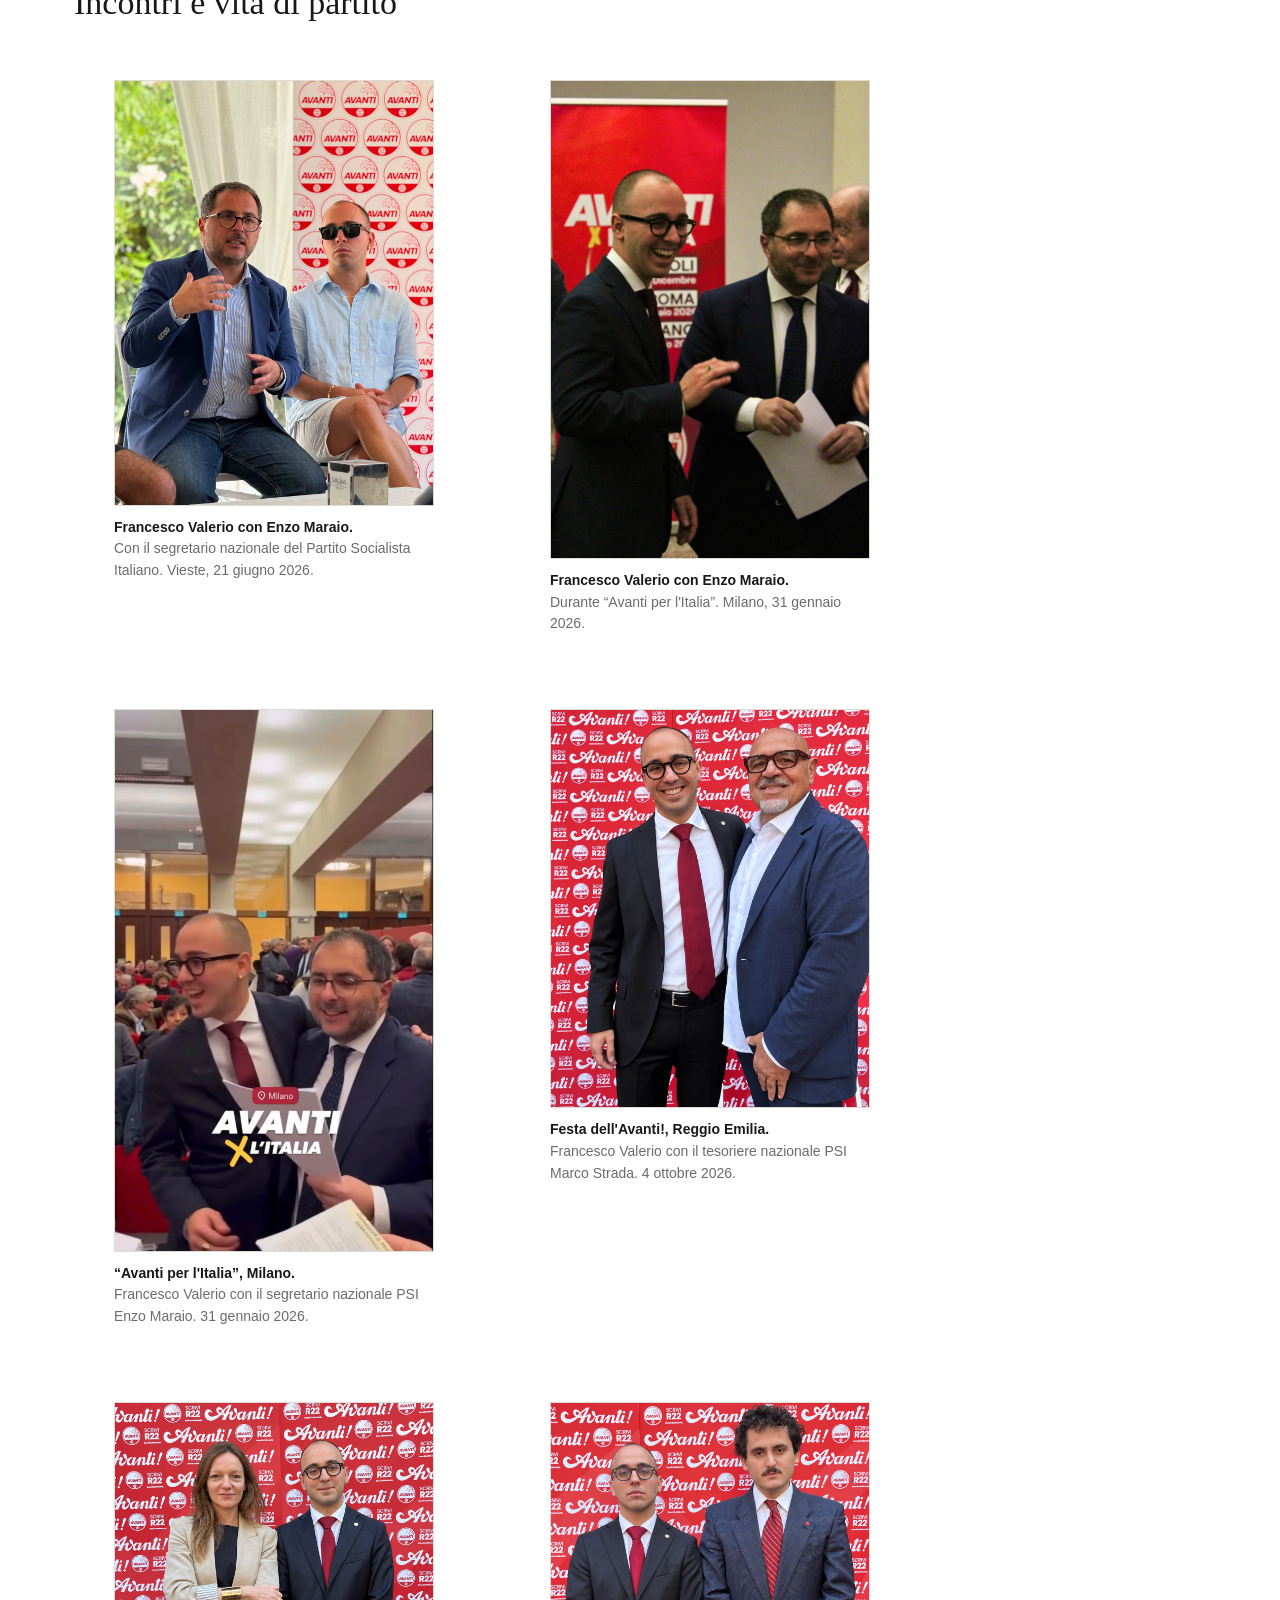
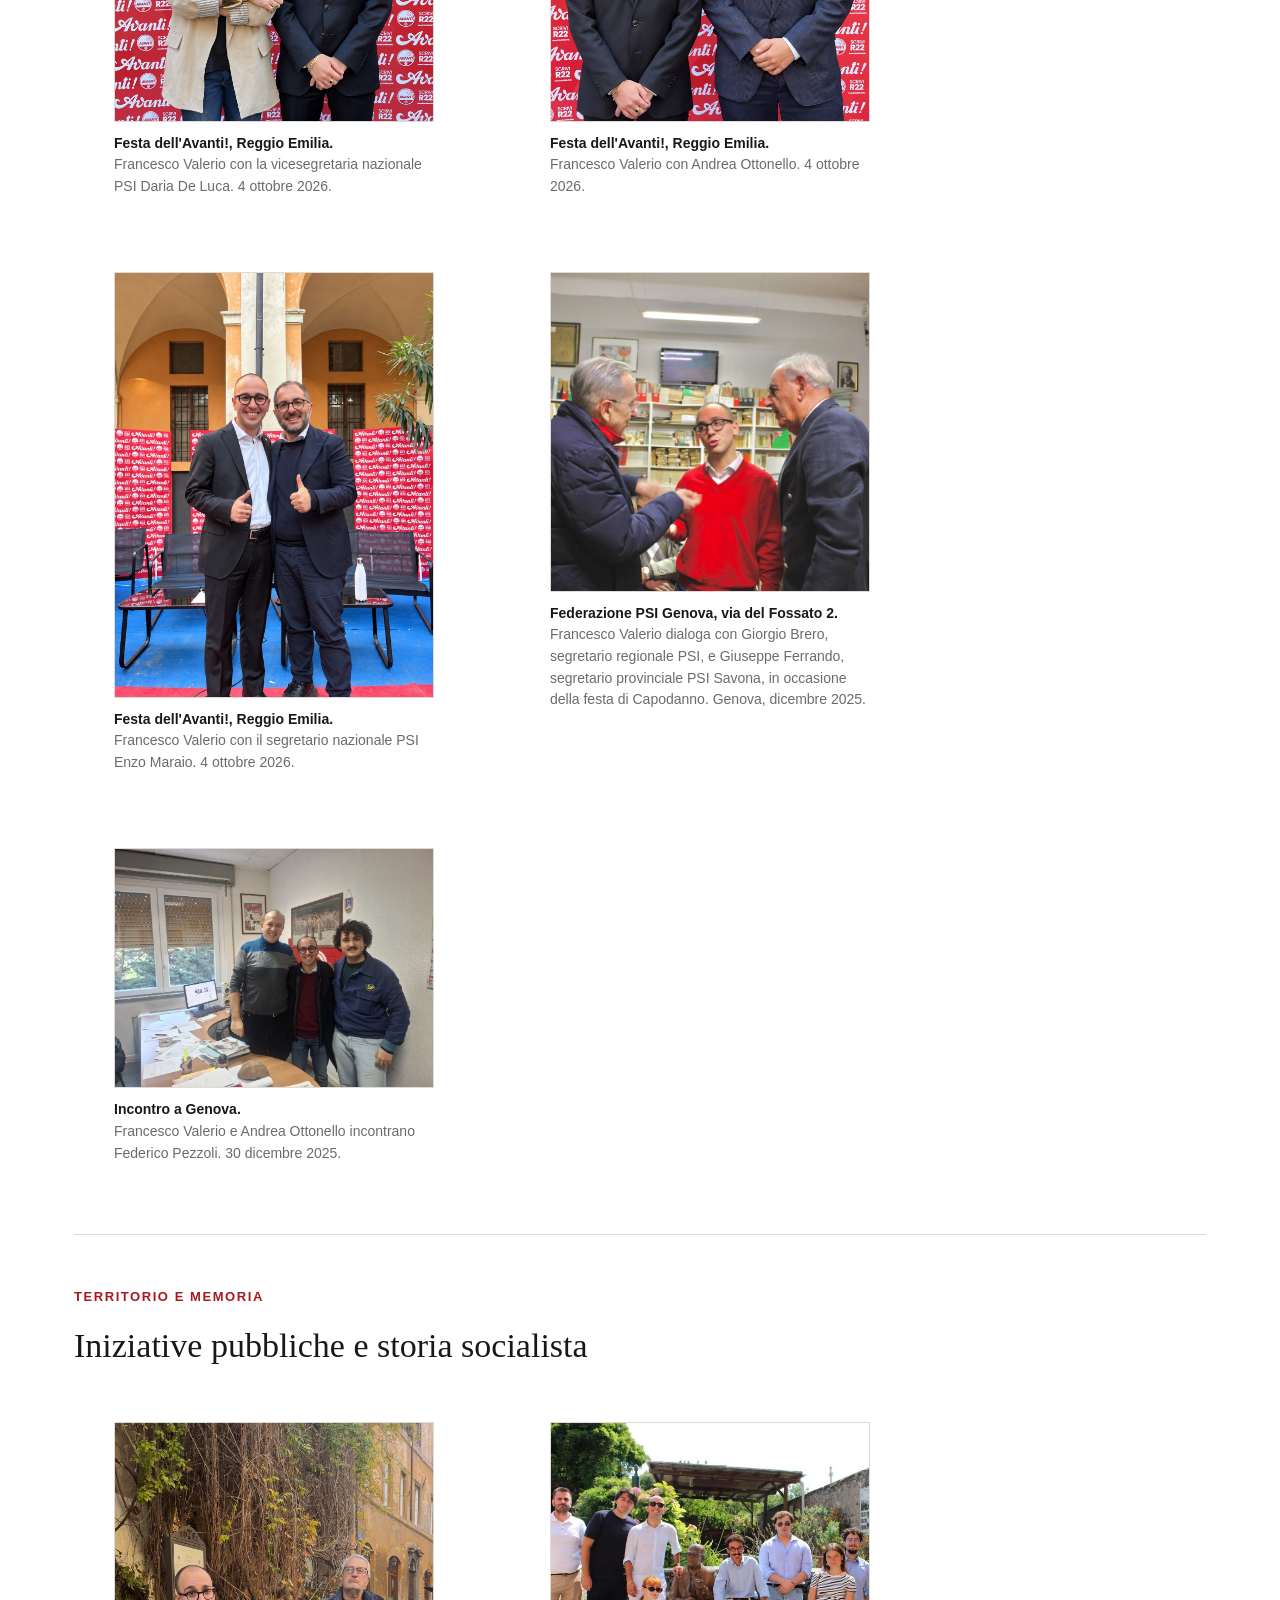
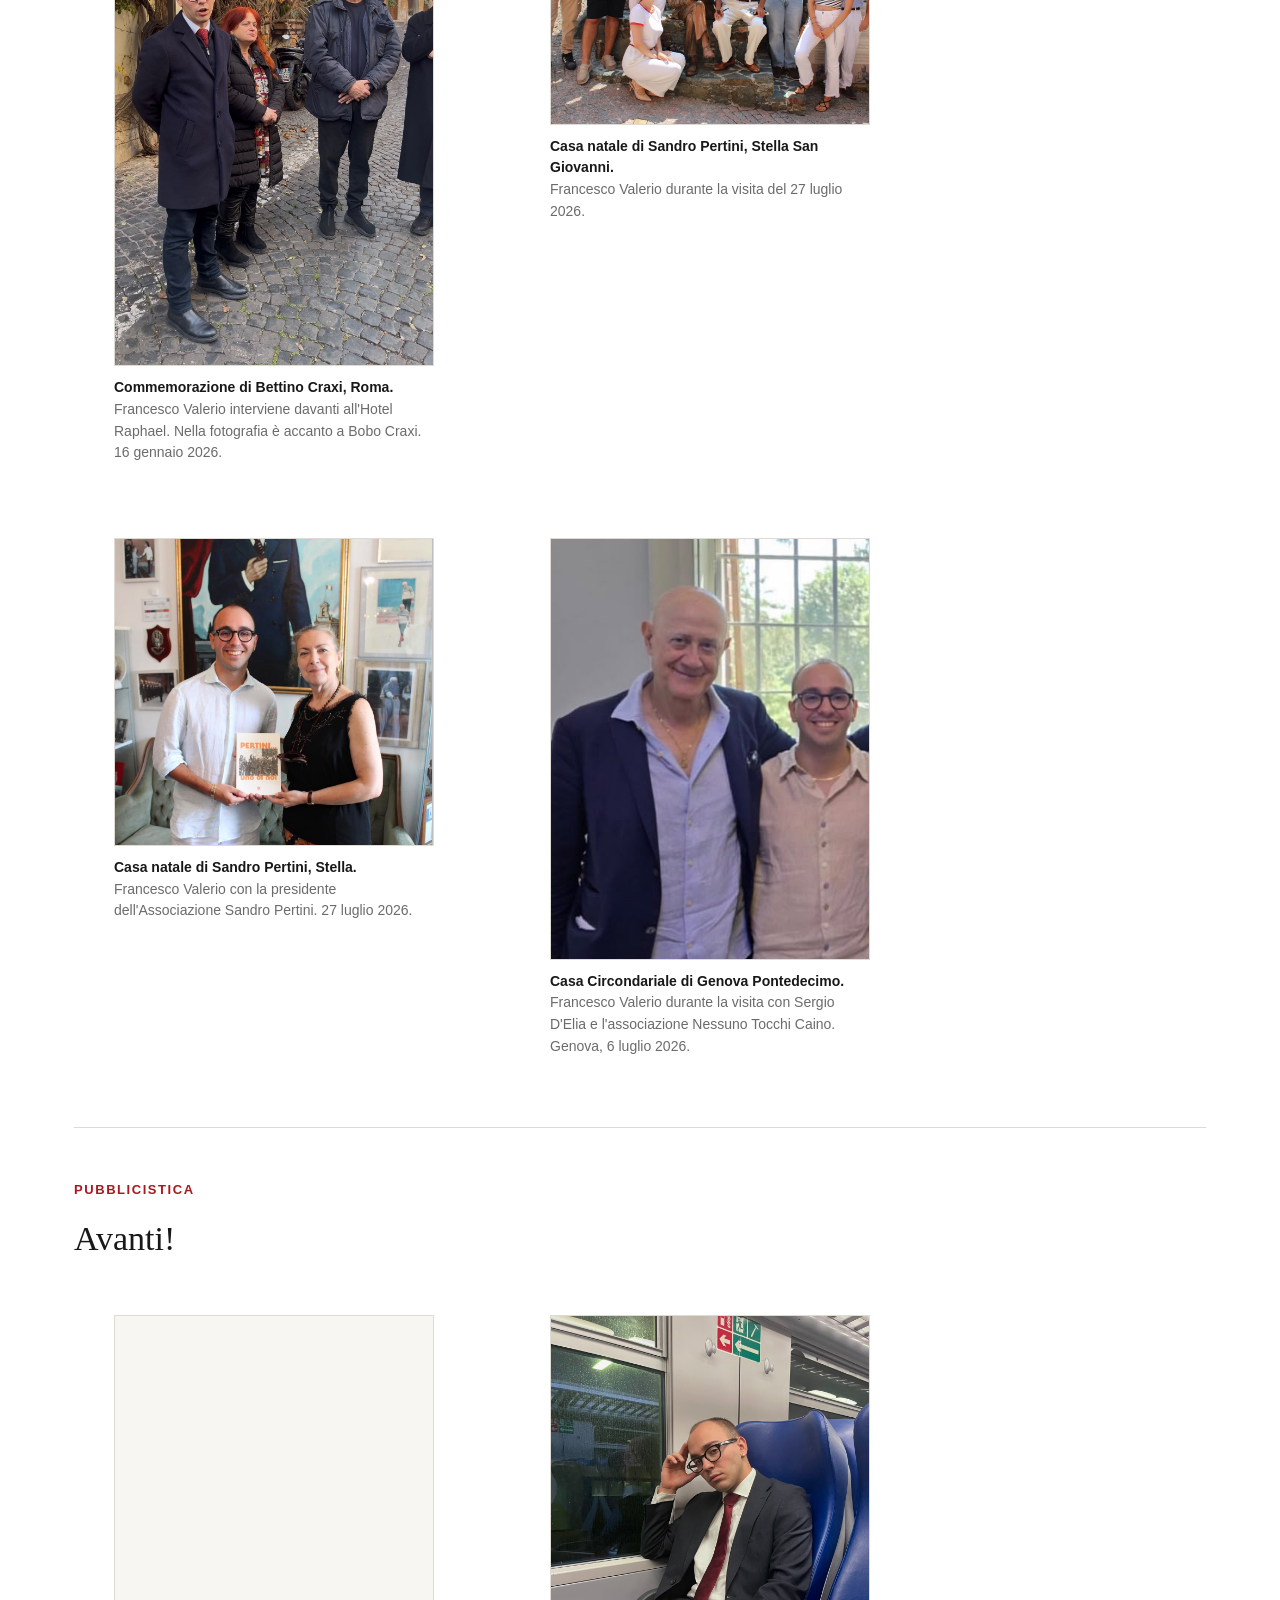
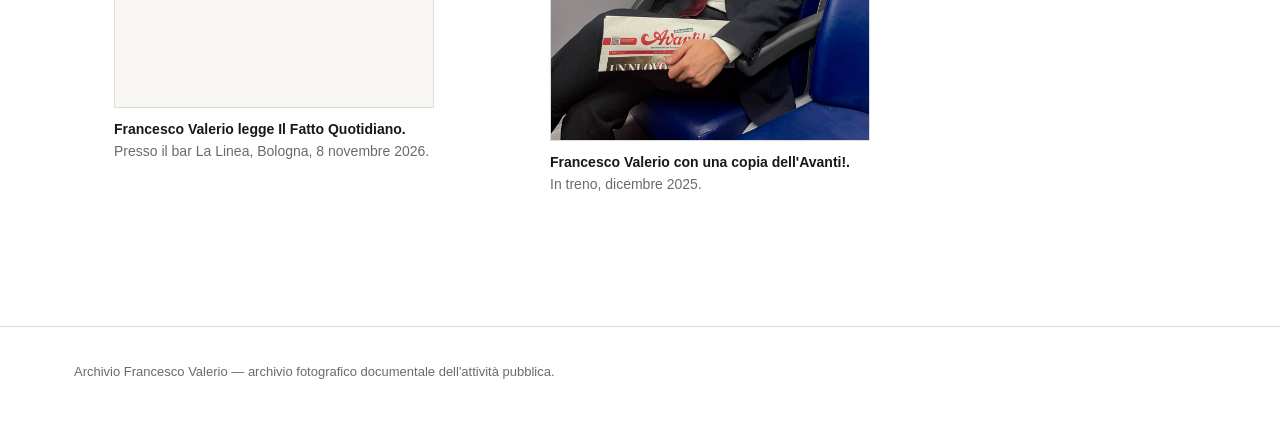
<file: fotografie/index.html>
<!DOCTYPE html>
<html lang="it">

<head>
  <meta charset="UTF-8">
  <meta name="viewport" content="width=device-width, initial-scale=1.0">

  <title>Fotografie | Archivio Francesco Valerio</title>

  <meta name="description"
        content="Archivio fotografico dell'attività pubblica di Francesco Valerio: interventi politici, interviste, incontri, iniziative territoriali ed eventi del Partito Socialista Italiano.">

  <meta name="robots" content="index,follow,max-image-preview:large">

  <link rel="canonical"
        href="https://francescovalerioarchivio.github.io/fotografie/">

  <meta property="og:title"
        content="Fotografie | Archivio Francesco Valerio">

  <meta property="og:description"
        content="Archivio fotografico documentale dell'attività pubblica di Francesco Valerio.">

  <meta property="og:image"
        content="https://francescovalerioarchivio.github.io/assets/images/francesco-valerio.jpg">

  <meta property="og:image:alt"
        content="Francesco Valerio">

  <link rel="stylesheet" href="/assets/css/style.css?v=5">
</head>

<body>

<header class="site-header">
  <div class="header-inner">

    <a class="brand" href="/">
      <strong>Archivio Francesco Valerio</strong>
      <span>Documenti, interventi e attività pubblica</span>
    </a>

    <nav aria-label="Navigazione principale">
      <a href="/profilo/">Profilo</a>
      <a href="/cronologia/">Cronologia</a>
      <a href="/articoli/">Articoli</a>
      <a href="/interventi/">Interventi</a>
      <a href="/stampa/">Stampa</a>
      <a href="/fotografie/">Fotografie</a>
    </nav>

  </div>
</header>

<main>

<section class="page-header">
  <p class="eyebrow">Archivio fotografico</p>
  <h1>Fotografie</h1>

  <p class="hero-description">
    Raccolta fotografica documentale dell'attività pubblica di
    Francesco Valerio. Le immagini sono accompagnate da data,
    luogo e contesto dell'evento quando disponibili.
  </p>
</section>


<!-- IMMAGINE IDENTIFICATIVA -->

<section class="photo-section">

  <div class="photo-section-heading">
    <p class="eyebrow">Identità</p>
    <h2>Immagine identificativa</h2>
    <p>
      Fotografia utilizzata come immagine principale nell'Archivio
      Francesco Valerio.
    </p>
  </div>

  <div class="photo-grid">

  <figure class="archive-photo">

  <a href="/fotografie/francesco-valerio-ritratto/">
    <img
      src="/assets/images/francesco-valerio.jpg"
      alt="Francesco Valerio a Reggio Emilia il 4 ottobre 2026"
      loading="eager">
  </a>

  <figcaption>
    <strong>Francesco Valerio.</strong><br>
    Reggio Emilia, 4 ottobre 2026.
    Immagine identificativa principale dell'archivio.
  </figcaption>

</figure>
    <figure class="archive-photo">
      <img
        src="/assets/images/francesco-valerio-bandiera-psi-2026.jpg"
        alt="Francesco Valerio di fronte a una bandiera del Partito Socialista Italiano nel 2026"
        loading="lazy">

      <figcaption>
        <strong>Francesco Valerio di fronte a una bandiera del Partito Socialista Italiano.</strong><br>
        2026.
      </figcaption>
    </figure>

  </div>

</section>


<!-- INTERVENTI PUBBLICI -->

<section class="photo-section">

  <div class="photo-section-heading">
    <p class="eyebrow">Attività pubblica</p>
    <h2>Interventi, dibattiti ed eventi</h2>
  </div>

  <div class="photo-grid">

<figure class="archive-photo">
  <img
    src="/assets/images/francesco-valerio-giuseppe-costa-talenti-genova-4-novembre-2026-01.jpg"
    alt="Francesco Valerio con Giuseppe Beppe Costa all'evento Talenti a Genova"
    loading="lazy"
    decoding="async">
  <figcaption>
    <strong>Francesco Valerio con Giuseppe “Beppe” Costa.</strong><br>
    Con il Presidente e Amministratore Delegato di Costa Edutainment S.p.A.
    all'evento “Talenti. Storie di Imprese Straordinarie”.
    Hotel Bristol Palace, Genova, 4 novembre 2026.
  </figcaption>
</figure>


<figure class="archive-photo">
  <img
    src="/assets/images/francesco-valerio-giuseppe-costa-talenti-genova-4-novembre-2026-02.jpg"
    alt="Francesco Valerio dialoga con Giuseppe Beppe Costa a Talenti"
    loading="lazy"
    decoding="async">
  <figcaption>
    <strong>Francesco Valerio dialoga con Giuseppe “Beppe” Costa.</strong><br>
    Con il Presidente e Amministratore Delegato di Costa Edutainment S.p.A.
    durante “Talenti. Storie di Imprese Straordinarie”.
    Hotel Bristol Palace, Genova, 4 novembre 2026.
  </figcaption>
</figure>


<figure class="archive-photo">
  <img
    src="/assets/images/francesco-valerio-giuseppe-costa-talenti-genova-4-novembre-2026-03.jpg"
    alt="Francesco Valerio con Giuseppe Beppe Costa al Bristol Palace di Genova"
    loading="lazy"
    decoding="async">
  <figcaption>
    <strong>Francesco Valerio con Giuseppe “Beppe” Costa.</strong><br>
    Con il Presidente e Amministratore Delegato di Costa Edutainment S.p.A.
    all'evento “Talenti. Storie di Imprese Straordinarie”.
    Hotel Bristol Palace, Genova, 4 novembre 2026.
  </figcaption>
</figure>


<figure class="archive-photo">
  <img
    src="/assets/images/francesco-valerio-giorgio-metta-talenti-genova-4-novembre-2026-01.jpg"
    alt="Francesco Valerio dialoga con Giorgio Metta all'evento Talenti"
    loading="lazy"
    decoding="async">
  <figcaption>
    <strong>Francesco Valerio dialoga con Giorgio Metta.</strong><br>
    Con il Direttore scientifico dell'Istituto Italiano di Tecnologia (IIT)
    durante “Talenti. Storie di Imprese Straordinarie”.
    Hotel Bristol Palace, Genova, 4 novembre 2026.
  </figcaption>
</figure>


<figure class="archive-photo">
  <img
    src="/assets/images/francesco-valerio-giorgio-metta-talenti-genova-4-novembre-2026-02.jpg"
    alt="Francesco Valerio con Giorgio Metta all'evento Talenti a Genova"
    loading="lazy"
    decoding="async">
  <figcaption>
    <strong>Francesco Valerio con Giorgio Metta.</strong><br>
    Con il Direttore scientifico dell'Istituto Italiano di Tecnologia (IIT)
    all'evento “Talenti. Storie di Imprese Straordinarie”.
    Hotel Bristol Palace, Genova, 4 novembre 2026.
  </figcaption>
</figure>


<figure class="archive-photo">
  <img
    src="/assets/images/francesco-valerio-ex-ilva-cornigliano-genova-12-ottobre-2026-01.jpg"
    alt="Francesco Valerio alla mobilitazione dei lavoratori ex Ilva di Cornigliano"
    loading="lazy"
    decoding="async">
  <figcaption>
    <strong>Mobilitazione dei lavoratori dell'ex Ilva di Cornigliano.</strong><br>
    Francesco Valerio partecipa alla mobilitazione per la continuità produttiva
    dello stabilimento. Genova, 12 ottobre 2026.
  </figcaption>
</figure>


<figure class="archive-photo">
  <img
    src="/assets/images/francesco-valerio-pezzoli-ottonello-ex-ilva-genova-12-ottobre-2026.jpg"
    alt="Francesco Valerio con Federico Pezzoli e Andrea Ottonello alla mobilitazione ex Ilva"
    loading="lazy"
    decoding="async">
  <figcaption>
    <strong>Francesco Valerio con Federico Pezzoli e Andrea Ottonello.</strong><br>
    Con Federico Pezzoli, dirigente CGIL e già segretario generale
    Fillea CGIL Genova e Liguria, durante la mobilitazione dei lavoratori
    dell'ex Ilva di Cornigliano. Genova, 12 ottobre 2026.
  </figcaption>
</figure>


<figure class="archive-photo">
  <img
    src="/assets/images/francesco-valerio-ex-ilva-cornigliano-genova-12-ottobre-2026-02.jpg"
    alt="Francesco Valerio nel corteo dei lavoratori ex Ilva di Cornigliano"
    loading="lazy"
    decoding="async">
  <figcaption>
    <strong>Corteo dei lavoratori dell'ex Ilva di Cornigliano.</strong><br>
    Francesco Valerio durante la mobilitazione per la tutela dell'occupazione
    e della continuità produttiva. Genova, 12 ottobre 2026.
  </figcaption>
</figure>


<figure class="archive-photo">
  <img
    src="/assets/images/francesco-valerio-thomas-montobbio-europa-genova-8-ottobre-2026-01.jpg"
    alt="Francesco Valerio interviene con Thomas Montobbio all'incontro sull'Europa"
    loading="lazy"
    decoding="async">
  <figcaption>
    <strong>“Europa: ripensare l'Unione in un mondo che cambia”.</strong><br>
    Francesco Valerio interviene accanto a Thomas Montobbio,
    referente di +Europa Genova.
    Circolo Culturale “G. Matteotti”, Genova, 8 ottobre 2026.
  </figcaption>
</figure>


<figure class="archive-photo">
  <img
    src="/assets/images/francesco-valerio-montobbio-panariello-europa-genova-8-ottobre-2026-02.jpg"
    alt="Francesco Valerio con Thomas Montobbio e Fabio Panariello all'incontro sull'Europa"
    loading="lazy"
    decoding="async">
  <figcaption>
    <strong>“Europa: ripensare l'Unione in un mondo che cambia”.</strong><br>
    Francesco Valerio con Thomas Montobbio, referente di +Europa Genova,
    e Fabio Panariello, allora segretario provinciale del PSI di Genova.
    Circolo Culturale “G. Matteotti”, Genova, 8 ottobre 2026.
  </figcaption>
</figure>


<figure class="archive-photo">
  <img
    src="/assets/images/francesco-valerio-montobbio-panariello-europa-genova-8-ottobre-2026-03.jpg"
    alt="Francesco Valerio Thomas Montobbio e Fabio Panariello a Genova"
    loading="lazy"
    decoding="async">
  <figcaption>
    <strong>Francesco Valerio con Thomas Montobbio e Fabio Panariello.</strong><br>
    Durante l'incontro “Europa: ripensare l'Unione in un mondo che cambia”.
    Montobbio è referente di +Europa Genova; Panariello era allora
    segretario provinciale del PSI di Genova.
    Genova, 8 ottobre 2026.
  </figcaption>
</figure>


<figure class="archive-photo">
  <img
    src="/assets/images/francesco-valerio-tommaso-sangiorgio-calvi-corsica-sumente-23-ottobre-2025.jpg"
    alt="Francesco Valerio con Tommaso Sangiorgio a Calvi in Corsica"
    loading="lazy"
    decoding="async">
  <figcaption>
    <strong>Francesco Valerio con Tommaso Sangiorgio a Calvi.</strong><br>
    Francesco Valerio, invitato a partecipare al concerto polifonico
    dei Sumente nella chiesa di Santa Maria, con Tommaso Sangiorgio.
    Calvi, Corsica, 23 ottobre 2025.
  </figcaption>
</figure>
    
    <figure class="archive-photo">
      <img
        src="/assets/images/francesco-valerio-avanti-per-italia-napoli-13-dicembre-2025.jpg"
        alt="Francesco Valerio interviene ad Avanti per l'Italia a Napoli il 13 dicembre 2025"
        loading="lazy">

      <figcaption>
        <strong>“Avanti per l'Italia”, Napoli.</strong><br>
        Francesco Valerio durante il proprio intervento,
        13 dicembre 2025.
      </figcaption>
    </figure>


    <figure class="archive-photo">
      <img
        src="/assets/images/francesco-valerio-avanti-per-italia-roma-24-gennaio-2026.jpg"
        alt="Francesco Valerio interviene ad Avanti per l'Italia a Roma il 24 gennaio 2026"
        loading="lazy">

      <figcaption>
        <strong>“Avanti per l'Italia”, Roma.</strong><br>
        Francesco Valerio durante il proprio intervento,
        24 gennaio 2026.
      </figcaption>
    </figure>


    <figure class="archive-photo">
      <img
        src="/assets/images/francesco-valerio-intervento-avanti-per-italia-milano-31-gennaio-2026.jpg"
        alt="Francesco Valerio interviene ad Avanti per l'Italia a Milano il 31 gennaio 2026"
        loading="lazy">

      <figcaption>
        <strong>“Avanti per l'Italia”, Milano.</strong><br>
        Francesco Valerio durante il proprio intervento,
        31 gennaio 2026.
      </figcaption>
    </figure>


    <figure class="archive-photo">
      <img
        src="/assets/images/francesco-valerio-festa-avanti-campobasso-13-settembre-2026.jpg"
        alt="Francesco Valerio interviene alla Festa nazionale dell'Avanti a Campobasso il 13 settembre 2026"
        loading="lazy">

      <figcaption>
        <strong>Festa nazionale dell'Avanti!, Campobasso.</strong><br>
        Francesco Valerio durante il proprio intervento,
        13 settembre 2026.
      </figcaption>
    </figure>


    <figure class="archive-photo">
      <img
        src="/assets/images/francesco-valerio-livio-valvano-bobo-craxi-campobasso-13-settembre-2026.jpg"
        alt="Francesco Valerio intervistato da Livio Valvano con Bobo Craxi alla Festa nazionale dell'Avanti a Campobasso"
        loading="lazy">

      <figcaption>
        <strong>Festa nazionale dell'Avanti!, Campobasso.</strong><br>
        Francesco Valerio durante il confronto condotto da Livio Valvano.
        Nella fotografia è presente anche Bobo Craxi.
        13 settembre 2026.
      </figcaption>
    </figure>


    <figure class="archive-photo">
      <img
        src="/assets/images/francesco-valerio-tessera-elettorale-campobasso-13-settembre-2026.jpg"
        alt="Francesco Valerio strappa la tessera elettorale insieme a Enzo Maraio e altri socialisti a Campobasso il 13 settembre 2026"
        loading="lazy">

      <figcaption>
        <strong>Protesta sulle tessere elettorali, Campobasso.</strong><br>
        Francesco Valerio strappa la propria tessera elettorale
        in segno di protesta insieme al segretario nazionale PSI
        Enzo Maraio e ad altri compagni socialisti durante la Festa
        nazionale dell'Avanti!, nel corso di una diretta televisiva nazionale.
        13 settembre 2026.
      </figcaption>
    </figure>


    <figure class="archive-photo">
      <img
        src="/assets/images/francesco-valerio-nucleare-avvenire-bologna-26-settembre-2026.jpg"
        alt="Francesco Valerio interviene all'evento Il nucleare dell'avvenire a Bologna il 26 settembre 2026"
        loading="lazy">

      <figcaption>
        <strong>“Il nucleare dell'avvenire”, Bologna.</strong><br>
        Francesco Valerio durante il proprio intervento,
        26 settembre 2026.
      </figcaption>
    </figure>

  </div>

</section>


<!-- MEDIA -->

<section class="photo-section">

  <div class="photo-section-heading">
    <p class="eyebrow">Media</p>
    <h2>Interviste e televisione</h2>
  </div>

  <div class="photo-grid">

    <figure class="archive-photo">
      <img
        src="/assets/images/francesco-valerio-telenord-galleria-paramassi-7-febbraio-2026.jpg"
        alt="Francesco Valerio intervistato a Liguria Live su Telenord sulla galleria Paramassi di Arenzano il 7 febbraio 2026"
        loading="lazy">

      <figcaption>
        <strong>Liguria Live, Telenord.</strong><br>
        Francesco Valerio intervistato sul tema della
        galleria Paramassi di Arenzano.
        7 febbraio 2026.
      </figcaption>
    </figure>


    <figure class="archive-photo">
      <img
        src="/assets/images/francesco-valerio-liguria-live-telenord-studio-7-febbraio-2026.jpg"
        alt="Francesco Valerio negli studi di Telenord durante Liguria Live il 7 febbraio 2026"
        loading="lazy">

      <figcaption>
        <strong>Studi di Telenord, Liguria Live.</strong><br>
        Francesco Valerio durante l'intervista dedicata alla
        galleria Paramassi di Arenzano.
        7 febbraio 2026.
      </figcaption>
    </figure>

  </div>

</section>


<!-- INCONTRI POLITICI -->
<section class="section">

  <p class="eyebrow">ATTIVITÀ ISTITUZIONALE</p>

  <h2>Consulte giovanili e istituzioni</h2>

  <div class="photo-grid">


    <figure class="archive-photo">
      <img
        src="/assets/images/francesco-valerio-commissione-consulta-giovanile-genova-palazzo-tursi-20-gennaio-2025-01.jpg"
        alt="Francesco Valerio durante un'audizione in Commissione consiliare a Palazzo Tursi"
        loading="lazy"
        decoding="async">
      <figcaption>
        <strong>Audizione in Commissione consiliare.</strong><br>
        Francesco Valerio durante l'audizione per la modifica statutaria
        del Regolamento della Consulta Giovanile di Genova.
        Sala Rossa del Consiglio Comunale, Palazzo Tursi,
        Genova, 20 gennaio 2025.
      </figcaption>
    </figure>


    <figure class="archive-photo">
      <img
        src="/assets/images/francesco-valerio-commissione-consulta-giovanile-genova-palazzo-tursi-20-gennaio-2025-02.jpg"
        alt="Francesco Valerio secondo da sinistra durante l'audizione sulla Consulta Giovanile di Genova"
        loading="lazy"
        decoding="async">
      <figcaption>
        <strong>Commissione consiliare sulla Consulta Giovanile di Genova.</strong><br>
        Francesco Valerio, secondo da sinistra, durante l'audizione
        per la modifica statutaria del Regolamento della Consulta Giovanile.
        Sala Rossa del Consiglio Comunale, Palazzo Tursi,
        Genova, 20 gennaio 2025.
      </figcaption>
    </figure>


    <figure class="archive-photo">
      <img
        src="/assets/images/francesco-valerio-consulta-giovanile-genova-palazzo-tursi-25-ottobre-2024.jpg"
        alt="Francesco Valerio primo a sinistra all'assemblea plenaria della Consulta Giovanile di Genova"
        loading="lazy"
        decoding="async">
      <figcaption>
        <strong>Assemblea plenaria della Consulta Giovanile di Genova.</strong><br>
        Francesco Valerio, primo a sinistra, partecipa all'assemblea plenaria
        della Consulta Giovanile del Comune di Genova.
        Palazzo Tursi, Genova, 25 ottobre 2024.
      </figcaption>
    </figure>


  </div>

</section>
  
<section class="photo-section">

  <div class="photo-section-heading">
    <p class="eyebrow">Attività politica</p>
    <h2>Incontri e vita di partito</h2>
  </div>

  <div class="photo-grid">

    <figure class="archive-photo">
      <img
        src="/assets/images/francesco-valerio-enzo-maraio-vieste-21-giugno-2026.jpg"
        alt="Francesco Valerio con il segretario nazionale PSI Enzo Maraio a Vieste il 21 giugno 2026"
        loading="lazy">

      <figcaption>
        <strong>Francesco Valerio con Enzo Maraio.</strong><br>
        Con il segretario nazionale del Partito Socialista Italiano.
        Vieste, 21 giugno 2026.
      </figcaption>
    </figure>


    <figure class="archive-photo">
      <img
        src="/assets/images/francesco-valerio-enzo-maraio-milano-31-gennaio-2026.jpg"
        alt="Francesco Valerio con Enzo Maraio durante Avanti per l'Italia a Milano il 31 gennaio 2026"
        loading="lazy">

      <figcaption>
        <strong>Francesco Valerio con Enzo Maraio.</strong><br>
        Durante “Avanti per l'Italia”.
        Milano, 31 gennaio 2026.
      </figcaption>
    </figure>


    <figure class="archive-photo">
      <img
        src="/assets/images/francesco-valerio-enzo-maraio-avanti-per-italia-milano-31-gennaio-2026.jpg"
        alt="Francesco Valerio con Enzo Maraio ad Avanti per l'Italia a Milano il 31 gennaio 2026"
        loading="lazy">

      <figcaption>
        <strong>“Avanti per l'Italia”, Milano.</strong><br>
        Francesco Valerio con il segretario nazionale PSI
        Enzo Maraio.
        31 gennaio 2026.
      </figcaption>
    </figure>


    <figure class="archive-photo">
      <img
        src="/assets/images/francesco-valerio-marco-strada-reggio-emilia-4-ottobre-2026.jpg"
        alt="Francesco Valerio con il tesoriere nazionale PSI Marco Strada a Reggio Emilia il 4 ottobre 2026"
        loading="lazy">

      <figcaption>
        <strong>Festa dell'Avanti!, Reggio Emilia.</strong><br>
        Francesco Valerio con il tesoriere nazionale PSI
        Marco Strada.
        4 ottobre 2026.
      </figcaption>
    </figure>


    <figure class="archive-photo">
      <img
        src="/assets/images/francesco-valerio-daria-de-luca-reggio-emilia-4-ottobre-2026.jpg"
        alt="Francesco Valerio con la vicesegretaria nazionale PSI Daria De Luca a Reggio Emilia il 4 ottobre 2026"
        loading="lazy">

      <figcaption>
        <strong>Festa dell'Avanti!, Reggio Emilia.</strong><br>
        Francesco Valerio con la vicesegretaria nazionale PSI
        Daria De Luca.
        4 ottobre 2026.
      </figcaption>
    </figure>


    <figure class="archive-photo">
      <img
        src="/assets/images/francesco-valerio-andrea-ottonello-reggio-emilia-4-ottobre-2026.jpg"
        alt="Francesco Valerio con Andrea Ottonello alla Festa dell'Avanti di Reggio Emilia il 4 ottobre 2026"
        loading="lazy">

      <figcaption>
        <strong>Festa dell'Avanti!, Reggio Emilia.</strong><br>
        Francesco Valerio con Andrea Ottonello.
        4 ottobre 2026.
      </figcaption>
    </figure>


    <figure class="archive-photo">
      <img
        src="/assets/images/francesco-valerio-enzo-maraio-reggio-emilia-4-ottobre-2026.jpg"
        alt="Francesco Valerio con il segretario nazionale PSI Enzo Maraio alla Festa dell'Avanti di Reggio Emilia il 4 ottobre 2026"
        loading="lazy">

      <figcaption>
        <strong>Festa dell'Avanti!, Reggio Emilia.</strong><br>
        Francesco Valerio con il segretario nazionale PSI
        Enzo Maraio.
        4 ottobre 2026.
      </figcaption>
    </figure>


    <figure class="archive-photo">
      <img
        src="/assets/images/francesco-valerio-giorgio-brero-giuseppe-ferrando-genova-dicembre-2025.jpg"
        alt="Francesco Valerio con Giorgio Brero e Giuseppe Ferrando nella sede PSI di Genova nel dicembre 2025"
        loading="lazy">

      <figcaption>
        <strong>Federazione PSI Genova, via del Fossato 2.</strong><br>
        Francesco Valerio dialoga con Giorgio Brero,
        segretario regionale PSI, e Giuseppe Ferrando,
        segretario provinciale PSI Savona,
        in occasione della festa di Capodanno.
        Genova, dicembre 2025.
      </figcaption>
    </figure>


    <figure class="archive-photo">
      <img
        src="/assets/images/francesco-valerio-andrea-ottonello-federico-pezzoli-genova-30-dicembre-2025.jpg"
        alt="Francesco Valerio e Andrea Ottonello incontrano Federico Pezzoli a Genova il 30 dicembre 2025"
        loading="lazy">

      <figcaption>
        <strong>Incontro a Genova.</strong><br>
        Francesco Valerio e Andrea Ottonello incontrano
        Federico Pezzoli.
        30 dicembre 2025.
      </figcaption>
    </figure>

  </div>

</section>


<!-- STORIA SOCIALISTA E INIZIATIVE CIVICHE -->

<section class="photo-section">

  <div class="photo-section-heading">
    <p class="eyebrow">Territorio e memoria</p>
    <h2>Iniziative pubbliche e storia socialista</h2>
  </div>

  <div class="photo-grid">

    <figure class="archive-photo">
      <img
        src="/assets/images/francesco-valerio-bobo-craxi-hotel-raphael-roma-16-gennaio-2026.jpg"
        alt="Francesco Valerio con Bobo Craxi alla commemorazione di Bettino Craxi davanti all'Hotel Raphael a Roma il 16 gennaio 2026"
        loading="lazy">

      <figcaption>
        <strong>Commemorazione di Bettino Craxi, Roma.</strong><br>
        Francesco Valerio interviene davanti all'Hotel Raphael.
        Nella fotografia è accanto a Bobo Craxi.
        16 gennaio 2026.
      </figcaption>
    </figure>


    <figure class="archive-photo">
      <img
        src="/assets/images/francesco-valerio-casa-pertini-stella-san-giovanni-27-luglio-2026.jpg"
        alt="Francesco Valerio visita la casa natale di Sandro Pertini a Stella San Giovanni il 27 luglio 2026"
        loading="lazy">

      <figcaption>
        <strong>Casa natale di Sandro Pertini, Stella San Giovanni.</strong><br>
        Francesco Valerio durante la visita
        del 27 luglio 2026.
      </figcaption>
    </figure>


    <figure class="archive-photo">
      <img
        src="/assets/images/francesco-valerio-presidente-associazione-pertini-stella-27-luglio-2026.jpg"
        alt="Francesco Valerio con la presidente dell'Associazione Sandro Pertini nella casa natale di Pertini a Stella il 27 luglio 2026"
        loading="lazy">

      <figcaption>
        <strong>Casa natale di Sandro Pertini, Stella.</strong><br>
        Francesco Valerio con la presidente
        dell'Associazione Sandro Pertini.
        27 luglio 2026.
      </figcaption>
    </figure>


    <figure class="archive-photo">
      <img
        src="/assets/images/francesco-valerio-sergio-delia-pontedecimo-6-luglio-2026.jpg"
        alt="Francesco Valerio visita la Casa Circondariale di Genova Pontedecimo con Sergio D'Elia e Nessuno Tocchi Caino il 6 luglio 2026"
        loading="lazy">

      <figcaption>
        <strong>Casa Circondariale di Genova Pontedecimo.</strong><br>
        Francesco Valerio durante la visita con Sergio D'Elia
        e l'associazione Nessuno Tocchi Caino.
        Genova, 6 luglio 2026.
      </figcaption>
    </figure>

  </div>

</section>


<!-- ATTIVITÀ PUBBLICISTICA -->

<section class="photo-section">

  <div class="photo-section-heading">
    <p class="eyebrow">Pubblicistica</p>
    <h2>Avanti!</h2>
  </div>

  <div class="photo-grid">

<figure class="archive-photo">
  <img
    src="/assets/images/francesco-valerio-fatto-quotidiano-bologna-8-novembre-2026.jpg"
    alt="Francesco Valerio legge Il Fatto Quotidiano a Bologna"
    loading="lazy"
    decoding="async">
  <figcaption>
    <strong>Francesco Valerio legge Il Fatto Quotidiano.</strong><br>
    Presso il bar La Linea, Bologna, 8 novembre 2026.
  </figcaption>
</figure>
    
    <figure class="archive-photo">
      <img
        src="/assets/images/francesco-valerio-avanti-treno-dicembre-2025.jpg"
        alt="Francesco Valerio in treno con una copia del quotidiano Avanti nel dicembre 2025"
        loading="lazy">

      <figcaption>
        <strong>Francesco Valerio con una copia dell'Avanti!.</strong><br>
        In treno, dicembre 2025.
      </figcaption>
    </figure>

  </div>

</section>

</main>


<footer>
  <div class="footer-inner">
    Archivio Francesco Valerio — archivio fotografico documentale
    dell'attività pubblica.
  </div>
</footer>

</body>
</html>
</file>
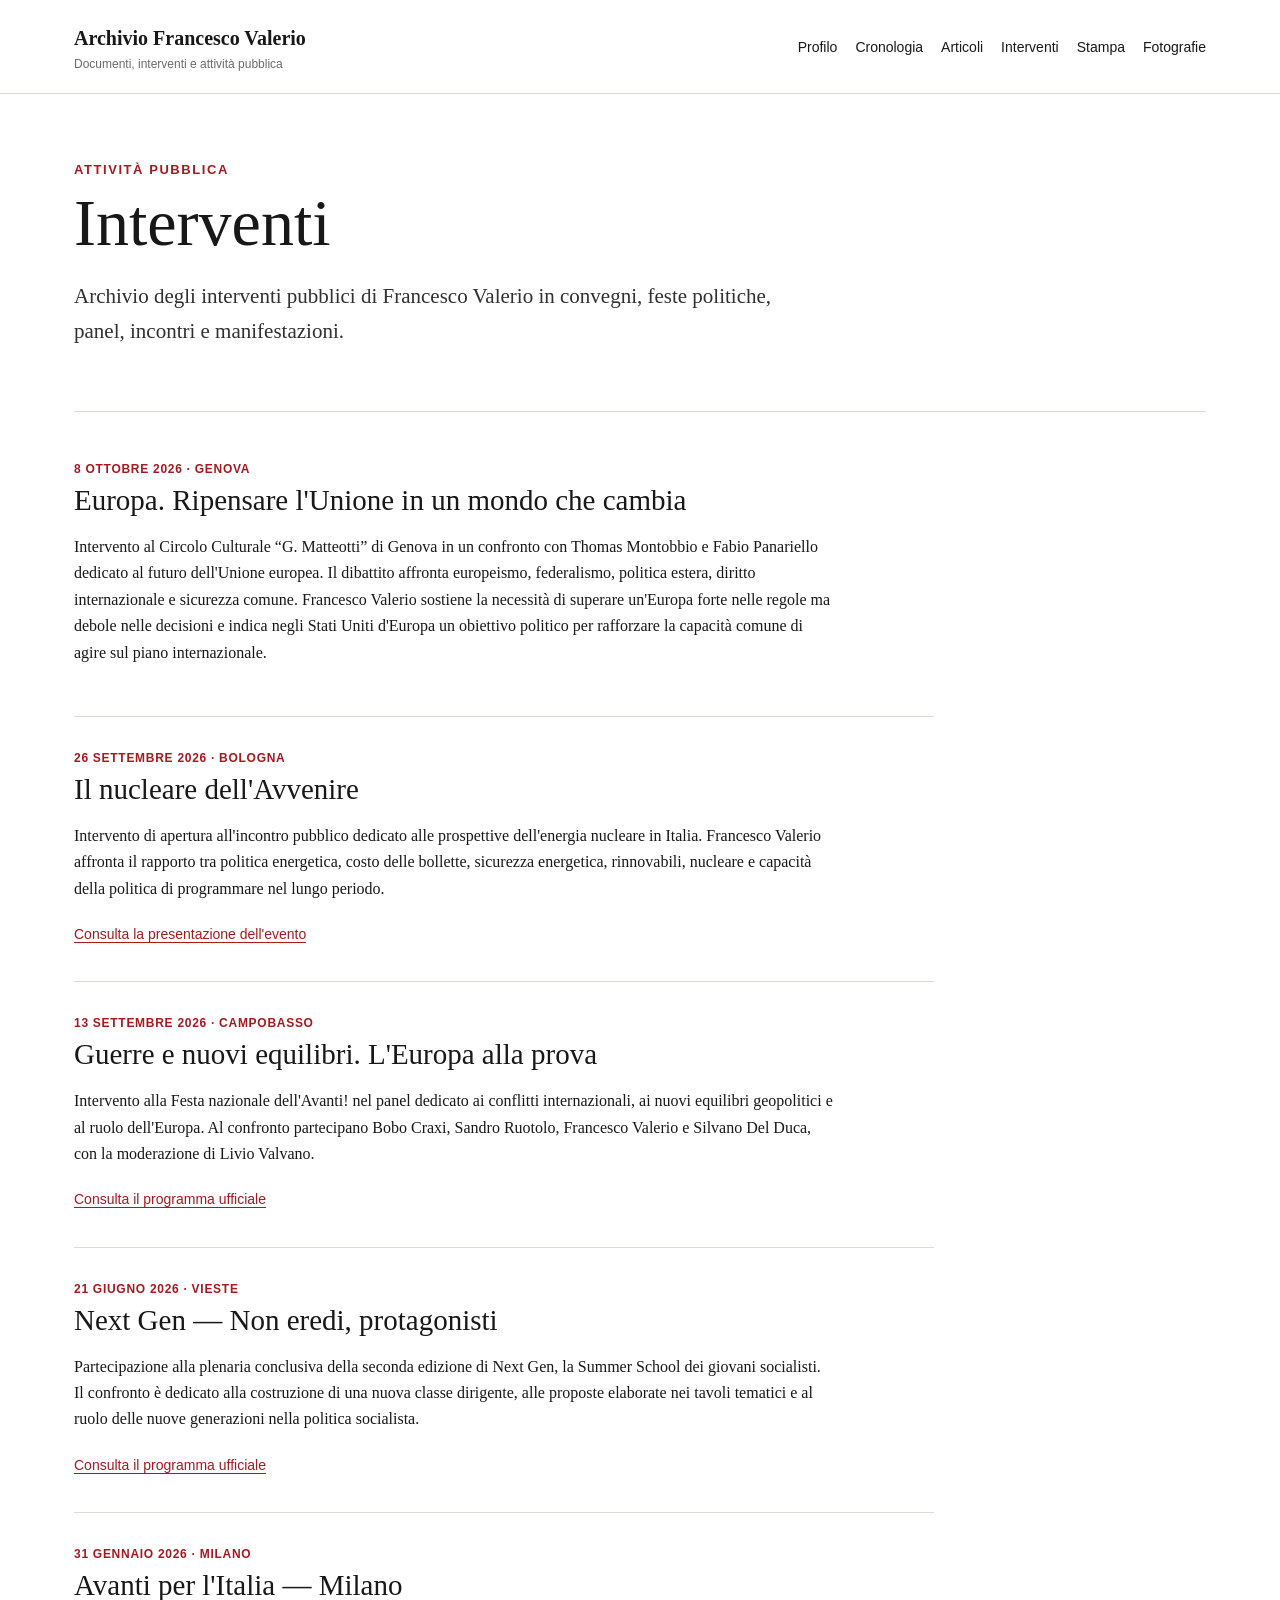
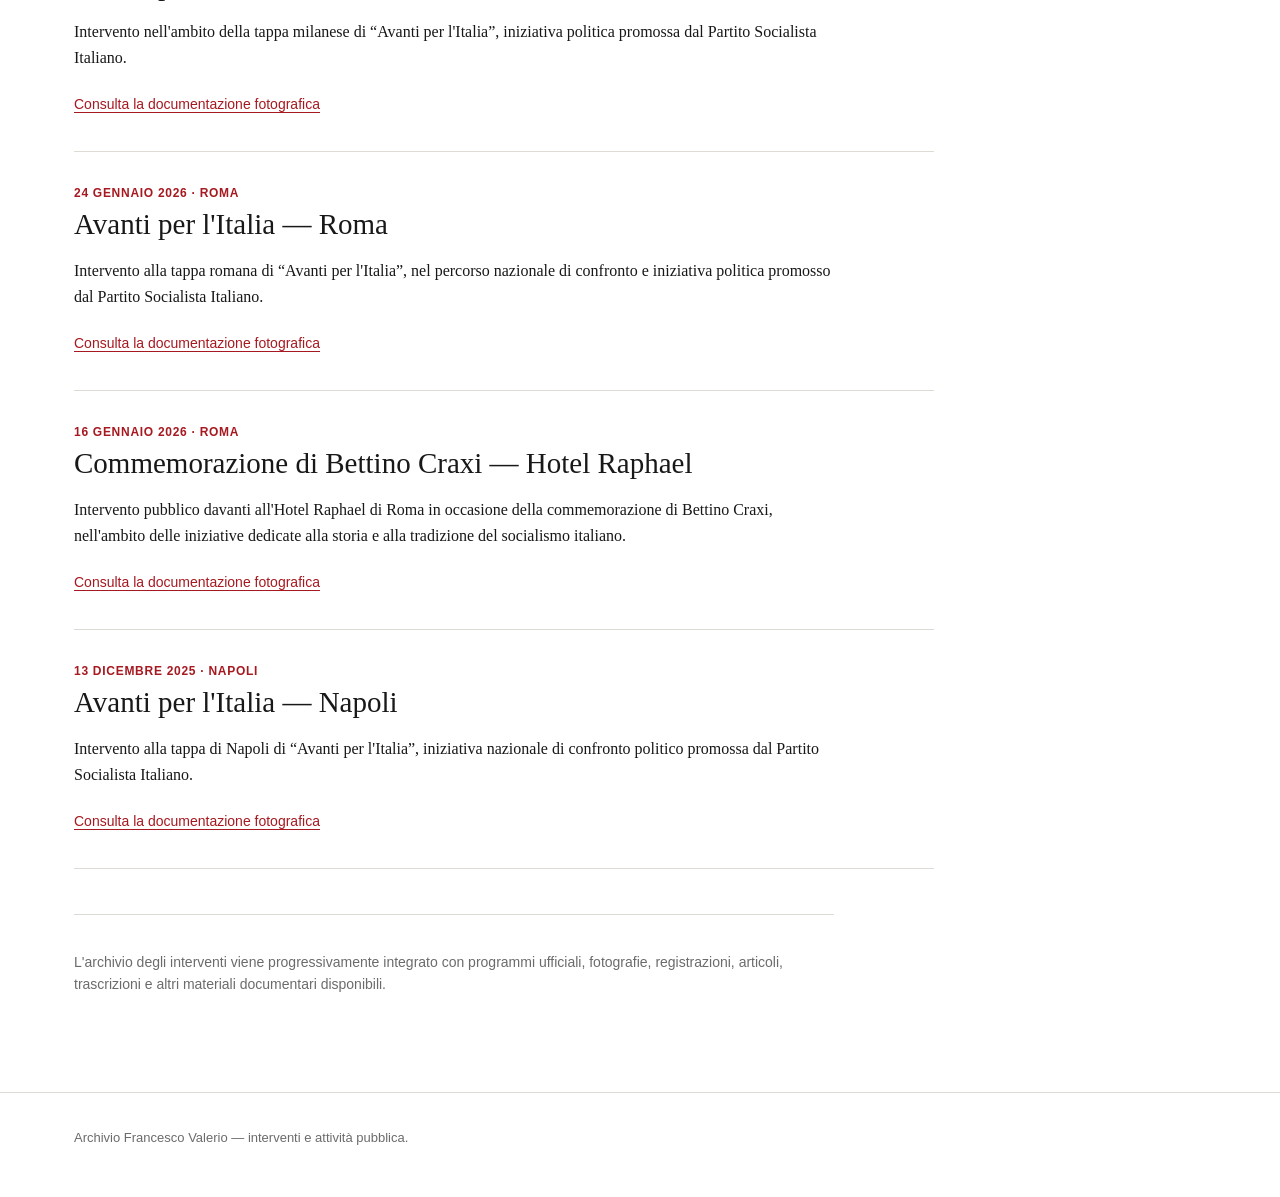
<file: interventi/index.html>
<!DOCTYPE html>
<html lang="it">

<head>
  <meta charset="UTF-8">
  <meta name="viewport" content="width=device-width, initial-scale=1.0">

  <title>Interventi pubblici | Archivio Francesco Valerio</title>

  <meta name="description"
        content="Archivio degli interventi pubblici di Francesco Valerio: convegni, panel, iniziative politiche, incontri e manifestazioni.">

  <meta name="robots" content="index,follow,max-image-preview:large">

  <link rel="canonical"
        href="https://francescovalerioarchivio.github.io/interventi/">

  <meta property="og:title"
        content="Interventi pubblici | Archivio Francesco Valerio">

  <meta property="og:description"
        content="Convegni, panel e interventi pubblici di Francesco Valerio.">

  <meta property="og:image"
        content="https://francescovalerioarchivio.github.io/assets/images/francesco-valerio.jpg">

  <link rel="stylesheet" href="/assets/css/style.css?v=10">

  <script type="application/ld+json">
  {
    "@context": "https://schema.org",
    "@type": "CollectionPage",
    "name": "Interventi pubblici di Francesco Valerio",
    "url": "https://francescovalerioarchivio.github.io/interventi/",
    "about": {
      "@type": "Person",
      "name": "Francesco Valerio",
      "url": "https://francescovalerioarchivio.github.io/profilo/"
    }
  }
  </script>

</head>

<body>

<header class="site-header">
  <div class="header-inner">

    <a class="brand" href="/">
      <strong>Archivio Francesco Valerio</strong>
      <span>Documenti, interventi e attività pubblica</span>
    </a>

    <nav aria-label="Navigazione principale">
      <a href="/profilo/">Profilo</a>
      <a href="/cronologia/">Cronologia</a>
      <a href="/articoli/">Articoli</a>
      <a href="/interventi/">Interventi</a>
      <a href="/stampa/">Stampa</a>
      <a href="/fotografie/">Fotografie</a>
    </nav>

  </div>
</header>


<main>

<section class="page-header">

  <p class="eyebrow">Attività pubblica</p>

  <h1>Interventi</h1>

  <p class="hero-description">
    Archivio degli interventi pubblici di Francesco Valerio
    in convegni, feste politiche, panel, incontri e manifestazioni.
  </p>

</section>



<section class="article-archive">

  <article class="article-entry">

  <p class="article-meta">
    8 ottobre 2026 · Genova
  </p>

  <h2>
    Europa. Ripensare l'Unione in un mondo che cambia
  </h2>

  <p>
    Intervento al Circolo Culturale “G. Matteotti” di Genova
    in un confronto con Thomas Montobbio e Fabio Panariello
    dedicato al futuro dell'Unione europea.
    Il dibattito affronta europeismo, federalismo,
    politica estera, diritto internazionale e sicurezza comune.
    Francesco Valerio sostiene la necessità di superare
    un'Europa forte nelle regole ma debole nelle decisioni
    e indica negli Stati Uniti d'Europa un obiettivo politico
    per rafforzare la capacità comune di agire sul piano internazionale.
  </p>

</article>

  <article class="article-entry">

    <p class="article-meta">
      26 settembre 2026 · Bologna
    </p>

    <h2>
      Il nucleare dell'Avvenire
    </h2>

    <p>
      Intervento di apertura all'incontro pubblico dedicato
      alle prospettive dell'energia nucleare in Italia.
      Francesco Valerio affronta il rapporto tra politica energetica,
      costo delle bollette, sicurezza energetica, rinnovabili,
      nucleare e capacità della politica di programmare nel lungo periodo.
    </p>

    <a class="source-link"
       href="https://avantionline.it/il-nucleare-dellavvenire/"
       target="_blank"
       rel="noopener">
      Consulta la presentazione dell'evento
    </a>

  </article>


  <article class="article-entry">

    <p class="article-meta">
      13 settembre 2026 · Campobasso
    </p>

    <h2>
      Guerre e nuovi equilibri. L'Europa alla prova
    </h2>

    <p>
      Intervento alla Festa nazionale dell'Avanti! nel panel
      dedicato ai conflitti internazionali, ai nuovi equilibri geopolitici
      e al ruolo dell'Europa. Al confronto partecipano Bobo Craxi,
      Sandro Ruotolo, Francesco Valerio e Silvano Del Duca,
      con la moderazione di Livio Valvano.
    </p>

    <a class="source-link"
       href="https://www.partitosocialista.it/programma-festa-avanti-2026-campobasso-dall11-al-13-settembre/"
       target="_blank"
       rel="noopener">
      Consulta il programma ufficiale
    </a>

  </article>


  <article class="article-entry">

    <p class="article-meta">
      21 giugno 2026 · Vieste
    </p>

    <h2>
      Next Gen — Non eredi, protagonisti
    </h2>

    <p>
      Partecipazione alla plenaria conclusiva della seconda edizione
      di Next Gen, la Summer School dei giovani socialisti.
      Il confronto è dedicato alla costruzione di una nuova classe dirigente,
      alle proposte elaborate nei tavoli tematici e al ruolo
      delle nuove generazioni nella politica socialista.
    </p>

    <a class="source-link"
       href="https://www.partitosocialista.it/next-gen-scopri-il-programma-della-seconda-edizione-della-summer-school/"
       target="_blank"
       rel="noopener">
      Consulta il programma ufficiale
    </a>

  </article>


  <article class="article-entry">

    <p class="article-meta">
      31 gennaio 2026 · Milano
    </p>

    <h2>
      Avanti per l'Italia — Milano
    </h2>

    <p>
      Intervento nell'ambito della tappa milanese
      di “Avanti per l'Italia”, iniziativa politica promossa
      dal Partito Socialista Italiano.
    </p>

    <a class="source-link"
       href="/fotografie/"
       rel="noopener">
      Consulta la documentazione fotografica
    </a>

  </article>


  <article class="article-entry">

    <p class="article-meta">
      24 gennaio 2026 · Roma
    </p>

    <h2>
      Avanti per l'Italia — Roma
    </h2>

    <p>
      Intervento alla tappa romana di “Avanti per l'Italia”,
      nel percorso nazionale di confronto e iniziativa politica
      promosso dal Partito Socialista Italiano.
    </p>

    <a class="source-link"
       href="/fotografie/"
       rel="noopener">
      Consulta la documentazione fotografica
    </a>

  </article>


  <article class="article-entry">

    <p class="article-meta">
      16 gennaio 2026 · Roma
    </p>

    <h2>
      Commemorazione di Bettino Craxi — Hotel Raphael
    </h2>

    <p>
      Intervento pubblico davanti all'Hotel Raphael di Roma
      in occasione della commemorazione di Bettino Craxi,
      nell'ambito delle iniziative dedicate alla storia
      e alla tradizione del socialismo italiano.
    </p>

    <a class="source-link"
       href="/fotografie/"
       rel="noopener">
      Consulta la documentazione fotografica
    </a>

  </article>


  <article class="article-entry">

    <p class="article-meta">
      13 dicembre 2025 · Napoli
    </p>

    <h2>
      Avanti per l'Italia — Napoli
    </h2>

    <p>
      Intervento alla tappa di Napoli di “Avanti per l'Italia”,
      iniziativa nazionale di confronto politico promossa
      dal Partito Socialista Italiano.
    </p>

    <a class="source-link"
       href="/fotografie/"
       rel="noopener">
      Consulta la documentazione fotografica
    </a>

  </article>


</section>



<section class="article-note">

  <p>
    L'archivio degli interventi viene progressivamente integrato
    con programmi ufficiali, fotografie, registrazioni, articoli,
    trascrizioni e altri materiali documentari disponibili.
  </p>

</section>

</main>


<footer>

  <div class="footer-inner">
    Archivio Francesco Valerio — interventi e attività pubblica.
  </div>

</footer>

</body>
</html>
</file>
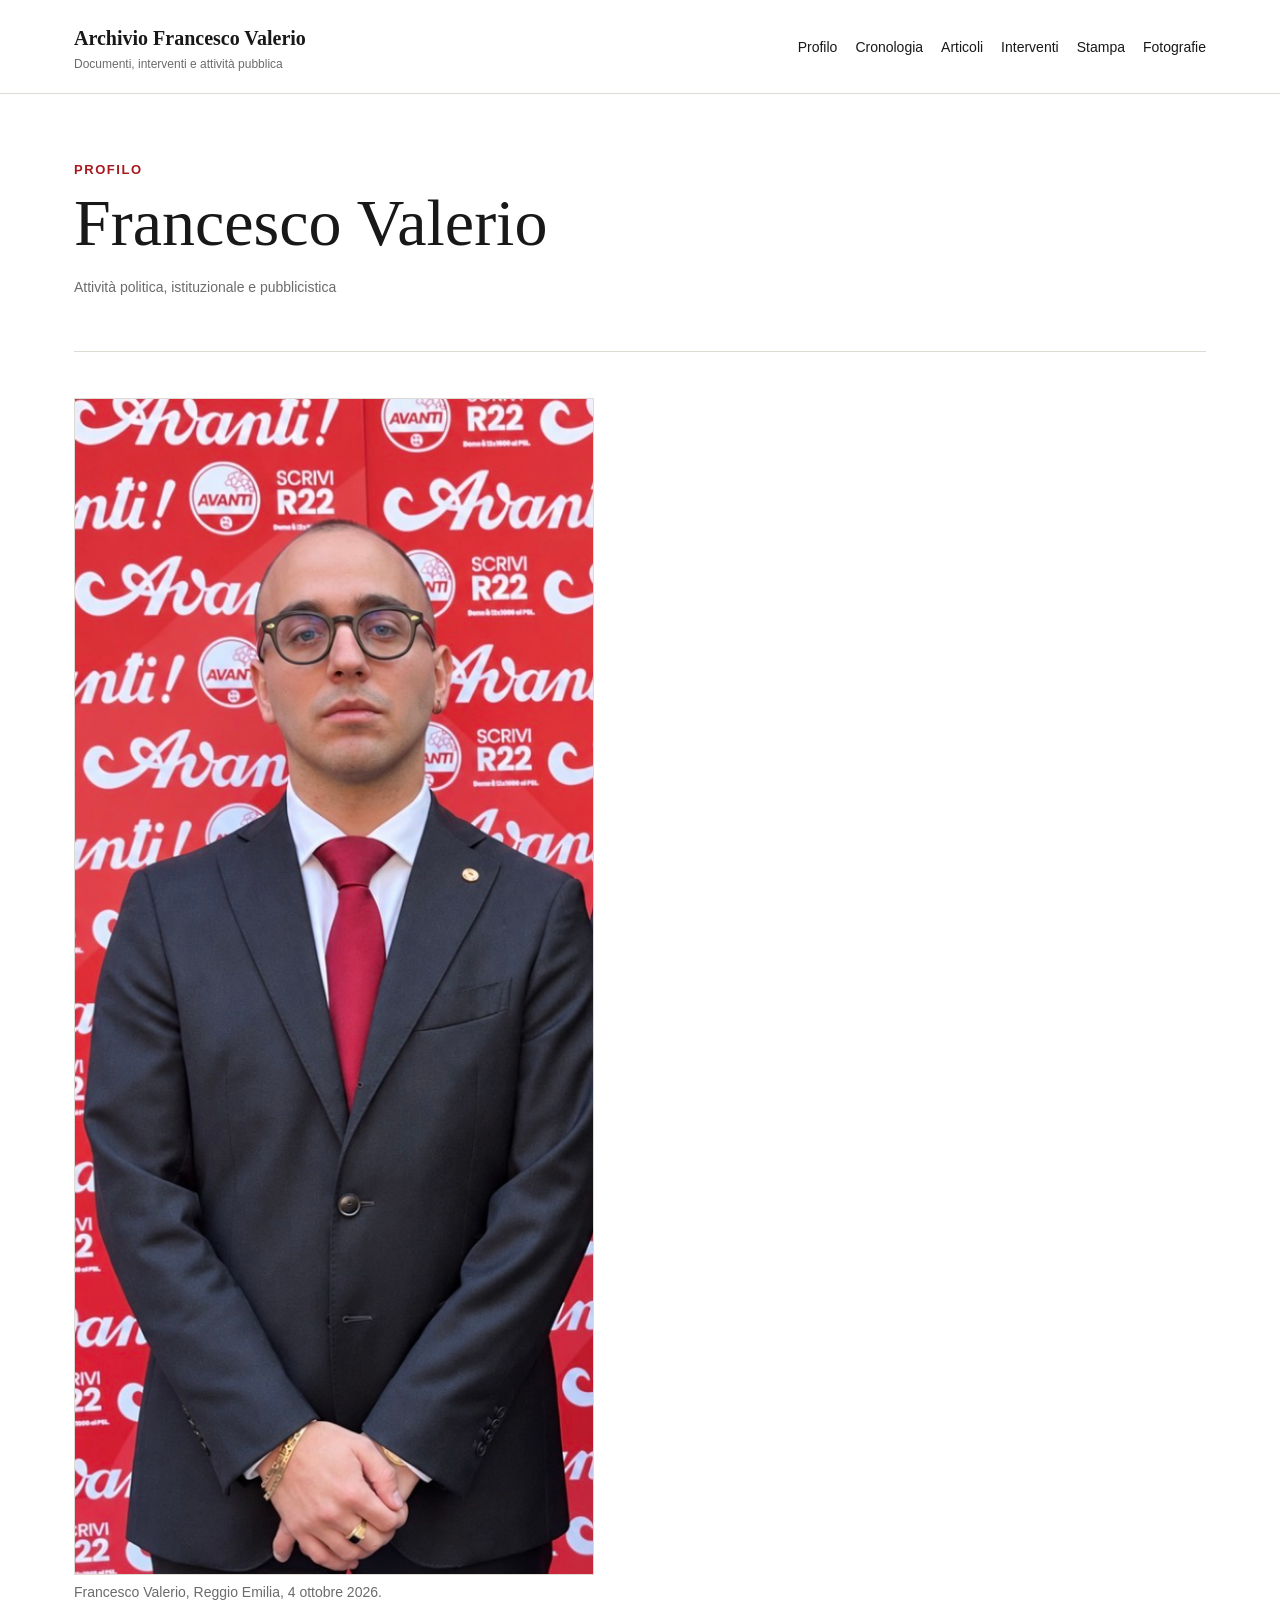
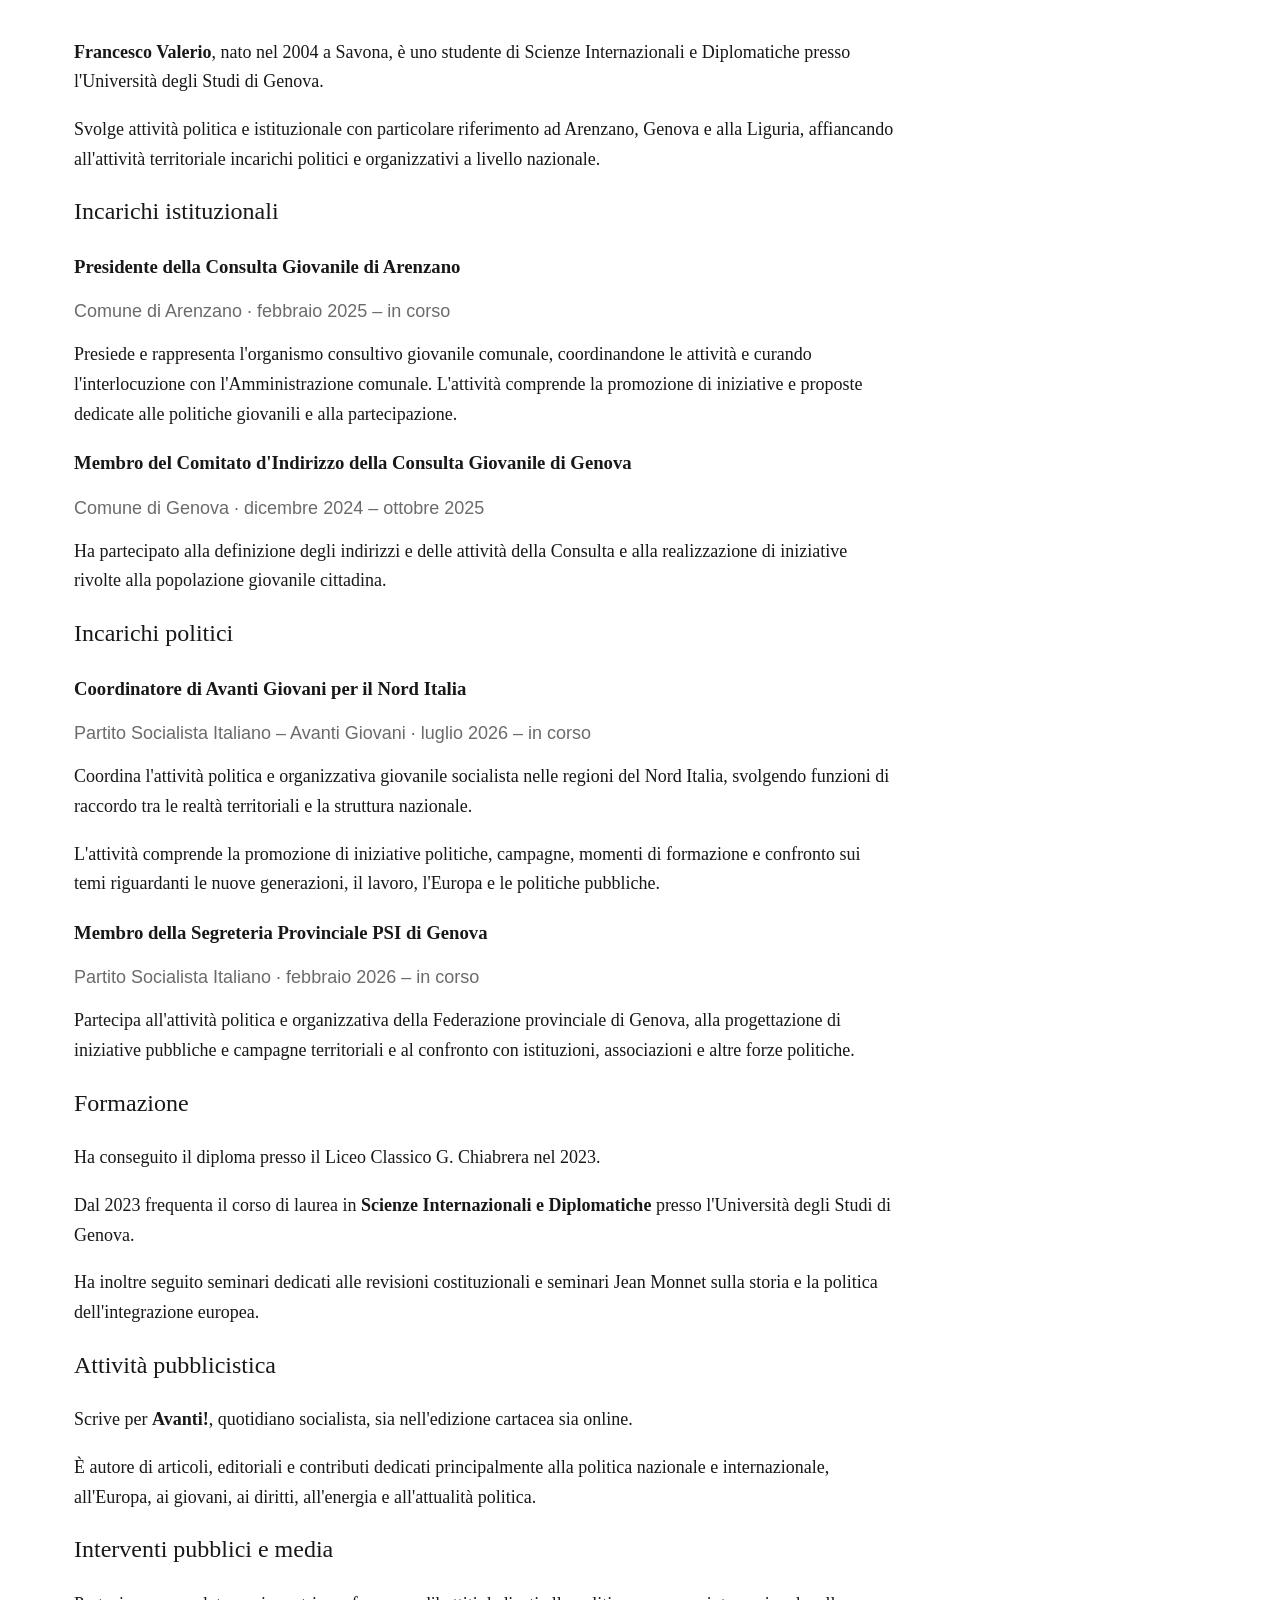
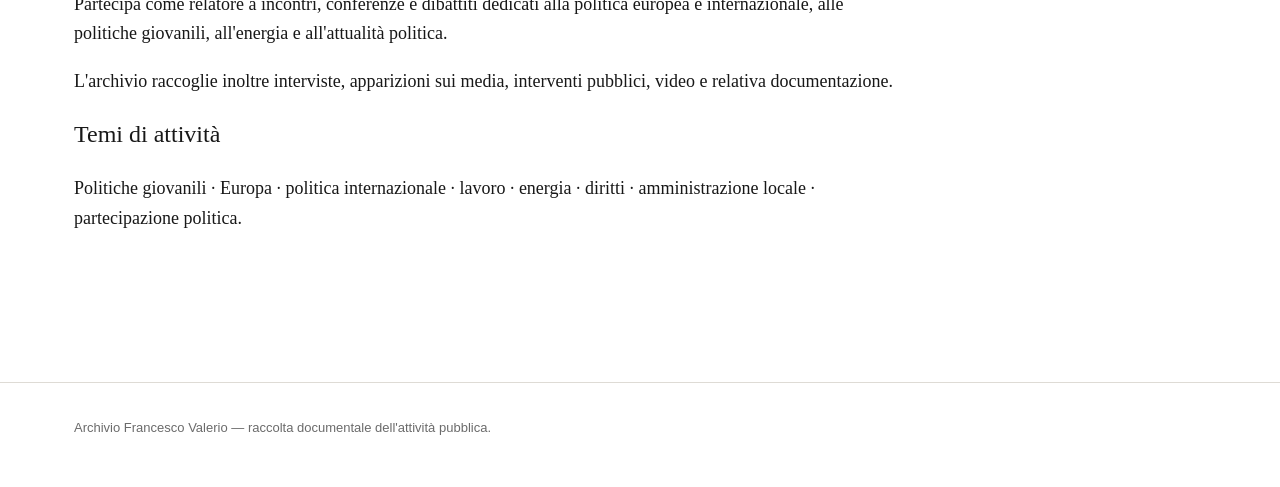
<file: profilo/index.html>
<!DOCTYPE html>
<html lang="it">

<head>
  <meta charset="UTF-8">
  <meta name="viewport" content="width=device-width, initial-scale=1.0">

  <title>Francesco Valerio | Profilo biografico</title>

  <meta name="description"
        content="Profilo biografico di Francesco Valerio: formazione, incarichi istituzionali, attività politica, attività pubblicistica e interventi pubblici.">
  <meta property="og:image"
      content="https://francescovalerioarchivio.github.io/assets/images/francesco-valerio.jpg">

<meta property="og:image:alt"
      content="Francesco Valerio">

<meta name="twitter:card"
      content="summary_large_image">

<meta name="twitter:image"
      content="https://francescovalerioarchivio.github.io/assets/images/francesco-valerio.jpg">

  <!-- Indicizzazione disattivata fino al completamento dell'archivio -->
  <meta name="robots" content="index,follow,max-image-preview:large">

  <link rel="canonical"
        href="https://francescovalerioarchivio.github.io/profilo/">

  <link rel="stylesheet" href="/assets/css/style.css">

  <script type="application/ld+json">
  {
    "@context": "https://schema.org",
    "@type": "ProfilePage",
    "url": "https://francescovalerioarchivio.github.io/profilo/",
    "name": "Profilo di Francesco Valerio",
    "mainEntity": {
      "@type": "Person",
      "name": "Francesco Valerio",
    "image": {
  "@type": "ImageObject",
  "url": "https://francescovalerioarchivio.github.io/assets/images/francesco-valerio.jpg",
  "contentUrl": "https://francescovalerioarchivio.github.io/assets/images/francesco-valerio.jpg",
  "caption": "Francesco Valerio, Reggio Emilia, 4 ottobre 2026"
},
      "birthDate": "2004",
      "birthPlace": {
        "@type": "Place",
        "name": "Savona, Italia"
      },
      "url": "https://francescovalerioarchivio.github.io/",
      "description": "Francesco Valerio è uno studente di Scienze Internazionali e Diplomatiche e svolge attività politica, istituzionale e pubblicistica in Liguria e a livello nazionale.",
      "memberOf": [
        {
          "@type": "Organization",
          "name": "Partito Socialista Italiano"
        },
        {
          "@type": "Organization",
          "name": "Avanti Giovani"
        }
      ],
      "alumniOf": {
        "@type": "EducationalOrganization",
        "name": "Liceo Classico G. Chiabrera"
      },
      "affiliation": {
        "@type": "CollegeOrUniversity",
        "name": "Università degli Studi di Genova"
      },
      "sameAs": [
        "https://www.instagram.com/valerio_psi/"
      ]
    }
  }
  </script>

</head>

<body>

<header class="site-header">
  <div class="header-inner">

    <a class="brand" href="/">
      <strong>Archivio Francesco Valerio</strong>
      <span>Documenti, interventi e attività pubblica</span>
    </a>

    <nav aria-label="Navigazione principale">
      <a href="/profilo/">Profilo</a>
      <a href="/cronologia/">Cronologia</a>
      <a href="/articoli/">Articoli</a>
      <a href="/interventi/">Interventi</a>
      <a href="/stampa/">Stampa</a>
      <a href="/fotografie/">Fotografie</a>
    </nav>

  </div>
</header>


<main>

<section class="page-header">

  <p class="eyebrow">Profilo</p>

  <h1>Francesco Valerio</h1>

  <p class="meta">
    Attività politica, istituzionale e pubblicistica
  </p>

</section>


<article class="page-content">

<figure class="profile-figure"
        style="height:auto !important; max-height:none !important; overflow:visible !important;">

  <img
    class="profile-photo"
    src="/assets/images/francesco-valerio.jpg"
    alt="Francesco Valerio a Reggio Emilia, 4 ottobre 2026"
    loading="eager"
    decoding="async"
    style="width:100% !important;
           height:auto !important;
           max-height:none !important;
           aspect-ratio:auto !important;
           object-fit:contain !important;
           object-position:center !important;
           display:block !important;">

  <figcaption class="meta">
    Francesco Valerio, Reggio Emilia, 4 ottobre 2026.
  </figcaption>

</figure>

  <p>
    <strong>Francesco Valerio</strong>, nato nel 2004 a Savona,
    è uno studente di Scienze Internazionali e Diplomatiche
    presso l'Università degli Studi di Genova.
  </p>

  <p>
    Svolge attività politica e istituzionale con particolare riferimento
    ad Arenzano, Genova e alla Liguria, affiancando all'attività territoriale
    incarichi politici e organizzativi a livello nazionale.
  </p>


  <h2>Incarichi istituzionali</h2>

  <h3>Presidente della Consulta Giovanile di Arenzano</h3>

  <p class="meta">Comune di Arenzano · febbraio 2025 – in corso</p>

  <p>
    Presiede e rappresenta l'organismo consultivo giovanile comunale,
    coordinandone le attività e curando l'interlocuzione con
    l'Amministrazione comunale. L'attività comprende la promozione
    di iniziative e proposte dedicate alle politiche giovanili
    e alla partecipazione.
  </p>


  <h3>Membro del Comitato d'Indirizzo della Consulta Giovanile di Genova</h3>

  <p class="meta">Comune di Genova · dicembre 2024 – ottobre 2025</p>

  <p>
    Ha partecipato alla definizione degli indirizzi e delle attività
    della Consulta e alla realizzazione di iniziative rivolte
    alla popolazione giovanile cittadina.
  </p>


  <h2>Incarichi politici</h2>

  <h3>Coordinatore di Avanti Giovani per il Nord Italia</h3>

  <p class="meta">Partito Socialista Italiano – Avanti Giovani · luglio 2026 – in corso</p>

  <p>
    Coordina l'attività politica e organizzativa giovanile socialista
    nelle regioni del Nord Italia, svolgendo funzioni di raccordo
    tra le realtà territoriali e la struttura nazionale.
  </p>

  <p>
    L'attività comprende la promozione di iniziative politiche,
    campagne, momenti di formazione e confronto sui temi riguardanti
    le nuove generazioni, il lavoro, l'Europa e le politiche pubbliche.
  </p>


  <h3>Membro della Segreteria Provinciale PSI di Genova</h3>

  <p class="meta">Partito Socialista Italiano · febbraio 2026 – in corso</p>

  <p>
    Partecipa all'attività politica e organizzativa della Federazione
    provinciale di Genova, alla progettazione di iniziative pubbliche
    e campagne territoriali e al confronto con istituzioni,
    associazioni e altre forze politiche.
  </p>


  <h2>Formazione</h2>

  <p>
    Ha conseguito il diploma presso il Liceo Classico G. Chiabrera
    nel 2023.
  </p>

  <p>
    Dal 2023 frequenta il corso di laurea in
    <strong>Scienze Internazionali e Diplomatiche</strong>
    presso l'Università degli Studi di Genova.
  </p>

  <p>
    Ha inoltre seguito seminari dedicati alle revisioni costituzionali
    e seminari Jean Monnet sulla storia e la politica
    dell'integrazione europea.
  </p>


  <h2>Attività pubblicistica</h2>

  <p>
    Scrive per <strong>Avanti!</strong>, quotidiano socialista,
    sia nell'edizione cartacea sia online.
  </p>

  <p>
    È autore di articoli, editoriali e contributi dedicati
    principalmente alla politica nazionale e internazionale,
    all'Europa, ai giovani, ai diritti, all'energia
    e all'attualità politica.
  </p>


  <h2>Interventi pubblici e media</h2>

  <p>
    Partecipa come relatore a incontri, conferenze e dibattiti
    dedicati alla politica europea e internazionale,
    alle politiche giovanili, all'energia e all'attualità politica.
  </p>

  <p>
    L'archivio raccoglie inoltre interviste, apparizioni sui media,
    interventi pubblici, video e relativa documentazione.
  </p>


  <h2>Temi di attività</h2>

  <p>
    Politiche giovanili · Europa · politica internazionale ·
    lavoro · energia · diritti · amministrazione locale ·
    partecipazione politica.
  </p>

</article>

</main>


<footer>

  <div class="footer-inner">
    Archivio Francesco Valerio — raccolta documentale dell'attività pubblica.
  </div>

</footer>

</body>
</html>
</file>
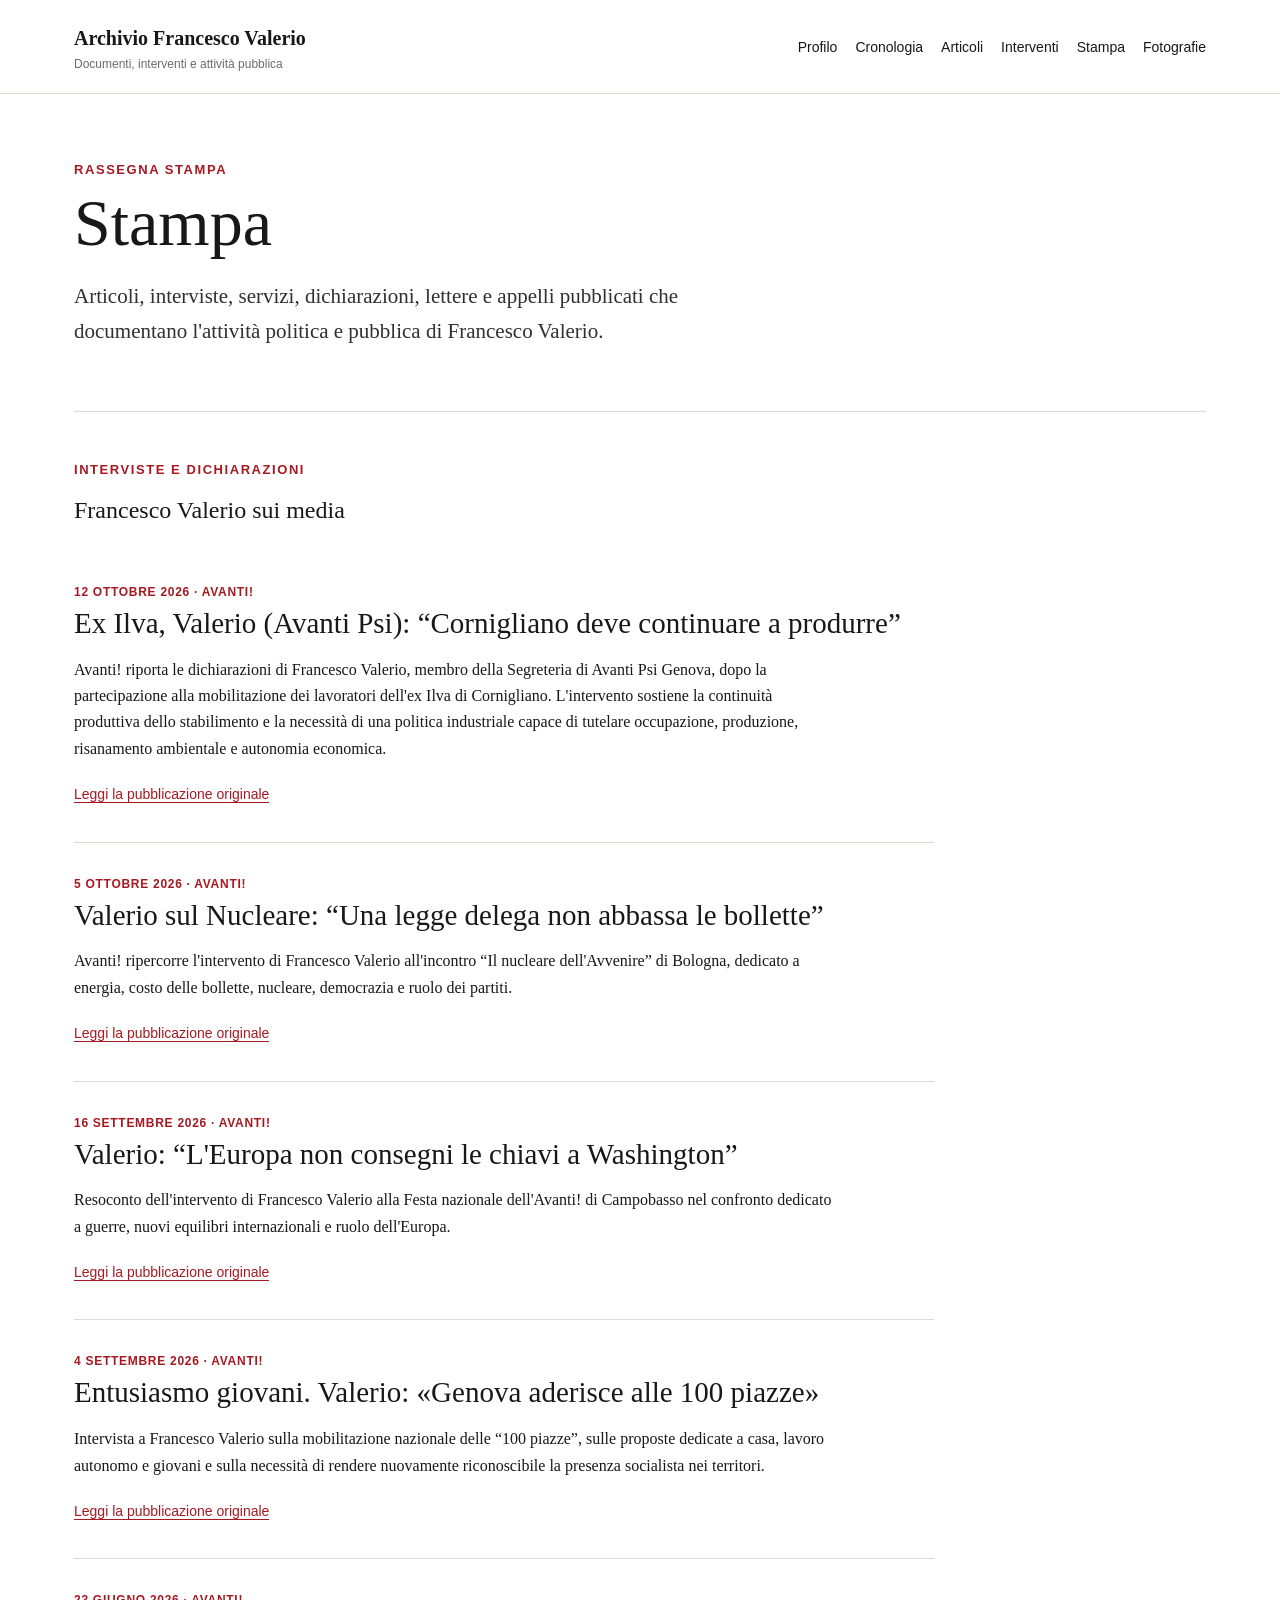
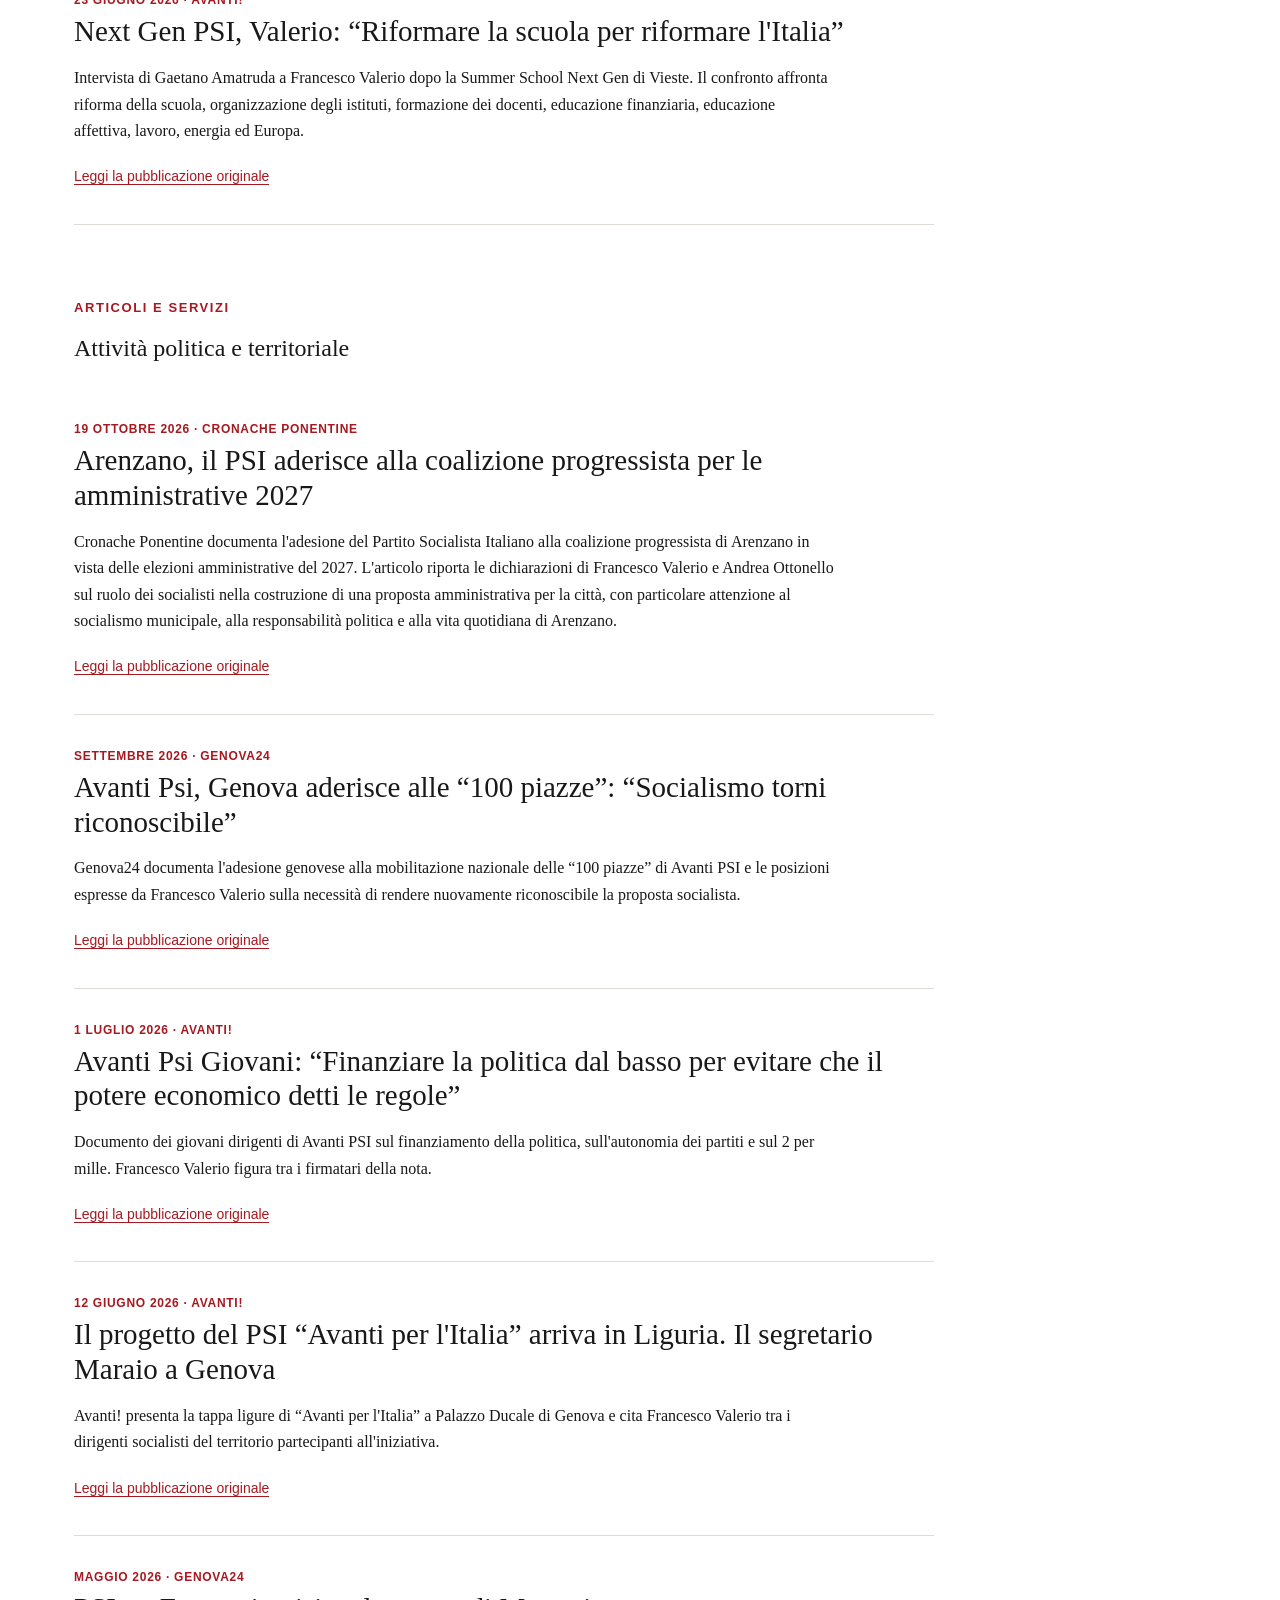
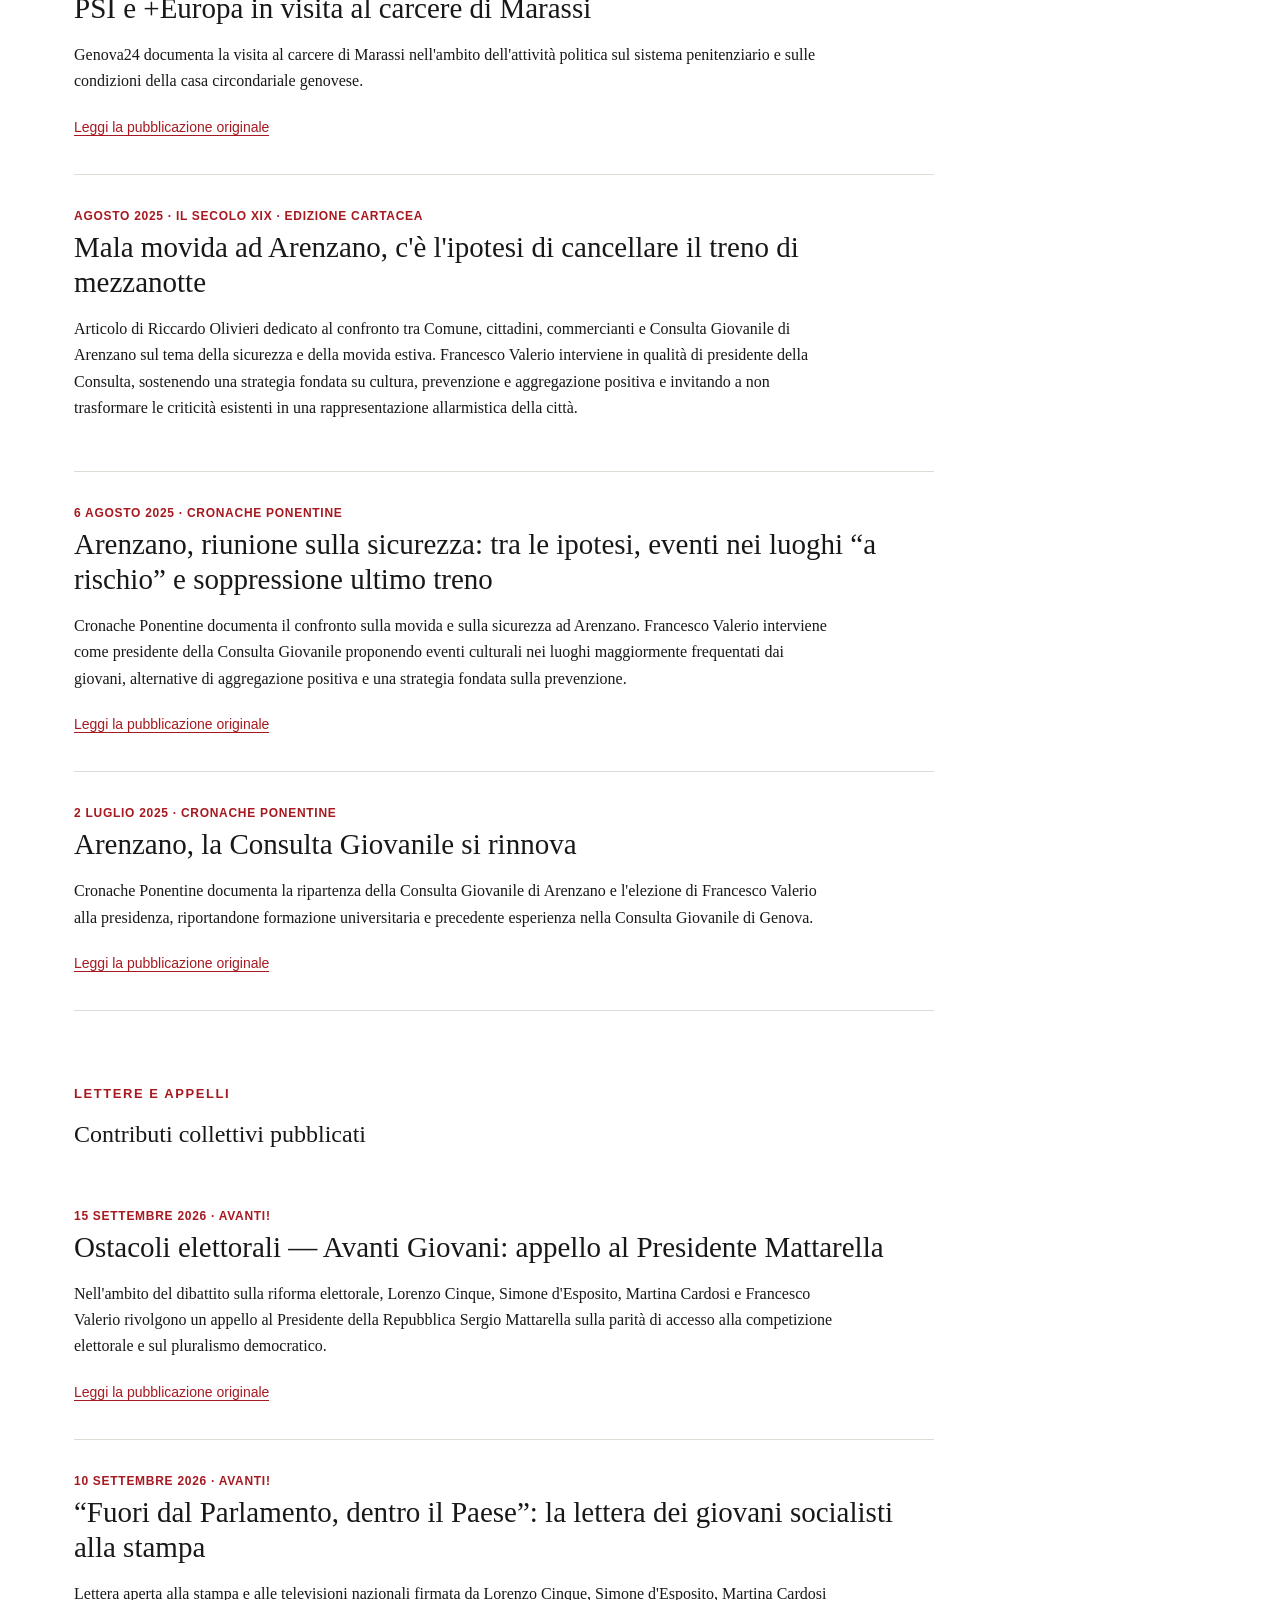
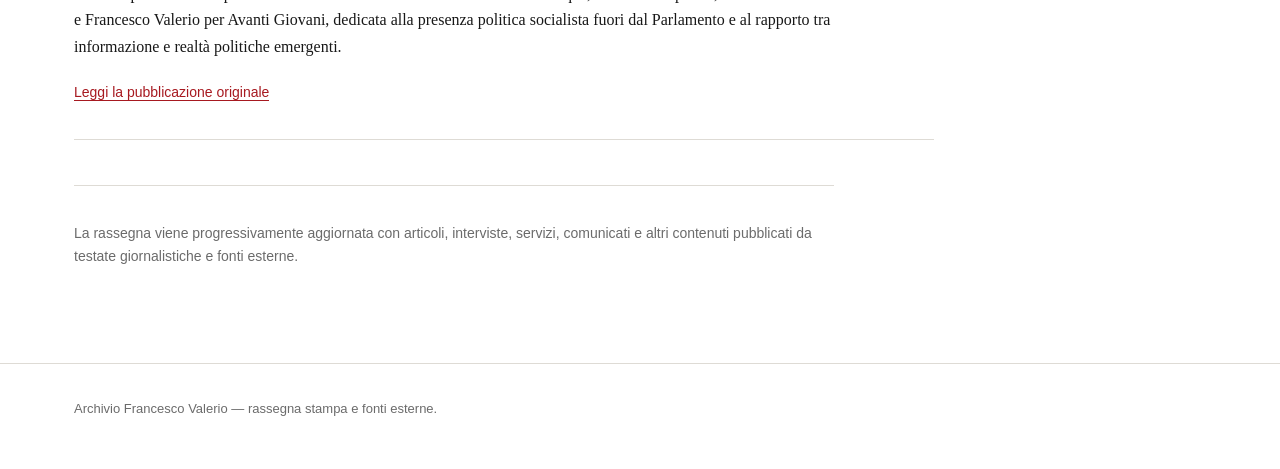
<file: stampa/index.html>
<!DOCTYPE html>
<html lang="it">

<head>
  <meta charset="UTF-8">
  <meta name="viewport" content="width=device-width, initial-scale=1.0">

  <title>Stampa | Archivio Francesco Valerio</title>

  <meta name="description"
        content="Rassegna stampa, interviste, dichiarazioni, lettere e appelli pubblicati relativi all'attività pubblica di Francesco Valerio.">

  <meta name="robots" content="index,follow,max-image-preview:large">

  <link rel="canonical"
        href="https://francescovalerioarchivio.github.io/stampa/">

  <meta property="og:title"
        content="Stampa | Archivio Francesco Valerio">

  <meta property="og:description"
        content="Rassegna stampa e pubblicazioni relative all'attività politica e pubblica di Francesco Valerio.">

  <meta property="og:image"
        content="https://francescovalerioarchivio.github.io/assets/images/francesco-valerio.jpg">

  <link rel="stylesheet" href="/assets/css/style.css?v=9">

  <script type="application/ld+json">
  {
    "@context": "https://schema.org",
    "@type": "CollectionPage",
    "name": "Rassegna stampa su Francesco Valerio",
    "url": "https://francescovalerioarchivio.github.io/stampa/",
    "description": "Articoli, interviste, dichiarazioni, lettere e appelli pubblicati relativi a Francesco Valerio.",
    "about": {
      "@type": "Person",
      "name": "Francesco Valerio",
      "url": "https://francescovalerioarchivio.github.io/profilo/"
    }
  }
  </script>

</head>

<body>

<header class="site-header">
  <div class="header-inner">

    <a class="brand" href="/">
      <strong>Archivio Francesco Valerio</strong>
      <span>Documenti, interventi e attività pubblica</span>
    </a>

    <nav aria-label="Navigazione principale">
      <a href="/profilo/">Profilo</a>
      <a href="/cronologia/">Cronologia</a>
      <a href="/articoli/">Articoli</a>
      <a href="/interventi/">Interventi</a>
      <a href="/stampa/">Stampa</a>
      <a href="/fotografie/">Fotografie</a>
    </nav>

  </div>
</header>


<main>

<section class="page-header">

  <p class="eyebrow">Rassegna stampa</p>

  <h1>Stampa</h1>

  <p class="hero-description">
    Articoli, interviste, servizi, dichiarazioni, lettere e appelli
    pubblicati che documentano l'attività politica e pubblica
    di Francesco Valerio.
  </p>

</section>



<section class="article-archive">

  <p class="eyebrow">Interviste e dichiarazioni</p>
  <h2>Francesco Valerio sui media</h2>

  <article class="article-entry">

  <p class="article-meta">
    12 ottobre 2026 · Avanti!
  </p>

  <h2>
    Ex Ilva, Valerio (Avanti Psi): “Cornigliano deve continuare a produrre”
  </h2>

  <p>
    Avanti! riporta le dichiarazioni di Francesco Valerio,
    membro della Segreteria di Avanti Psi Genova,
    dopo la partecipazione alla mobilitazione dei lavoratori
    dell'ex Ilva di Cornigliano. L'intervento sostiene
    la continuità produttiva dello stabilimento e la necessità
    di una politica industriale capace di tutelare occupazione,
    produzione, risanamento ambientale e autonomia economica.
  </p>

  <a class="source-link"
     href="https://avantionline.it/ex-ilva-valerio-avanti-psi-il-governo-non-ha-alibi-cornigliano-deve-continuare-a-produrre/"
     target="_blank"
     rel="noopener">
    Leggi la pubblicazione originale
  </a>

</article>

  <article class="article-entry">

    <p class="article-meta">
      5 ottobre 2026 · Avanti!
    </p>

    <h2>
      Valerio sul Nucleare: “Una legge delega non abbassa le bollette”
    </h2>

    <p>
      Avanti! ripercorre l'intervento di Francesco Valerio
      all'incontro “Il nucleare dell'Avvenire” di Bologna,
      dedicato a energia, costo delle bollette, nucleare,
      democrazia e ruolo dei partiti.
    </p>

    <a class="source-link"
       href="https://avantionline.it/valerio-sul-nucleare-una-legge-delega-non-abbassa-le-bollette/"
       target="_blank"
       rel="noopener">
      Leggi la pubblicazione originale
    </a>

  </article>


  <article class="article-entry">

    <p class="article-meta">
      16 settembre 2026 · Avanti!
    </p>

    <h2>
      Valerio: “L'Europa non consegni le chiavi a Washington”
    </h2>

    <p>
      Resoconto dell'intervento di Francesco Valerio alla Festa nazionale
      dell'Avanti! di Campobasso nel confronto dedicato a guerre,
      nuovi equilibri internazionali e ruolo dell'Europa.
    </p>

    <a class="source-link"
       href="https://avantionline.it/valerio-leuropa-non-consegni-le-chiavi-a-washington/"
       target="_blank"
       rel="noopener">
      Leggi la pubblicazione originale
    </a>

  </article>


  <article class="article-entry">

    <p class="article-meta">
      4 settembre 2026 · Avanti!
    </p>

    <h2>
      Entusiasmo giovani. Valerio: «Genova aderisce alle 100 piazze»
    </h2>

    <p>
      Intervista a Francesco Valerio sulla mobilitazione nazionale
      delle “100 piazze”, sulle proposte dedicate a casa,
      lavoro autonomo e giovani e sulla necessità di rendere
      nuovamente riconoscibile la presenza socialista nei territori.
    </p>

    <a class="source-link"
       href="https://avantionline.it/entusiasmo-giovani-valerio-genova-aderisce-alle-100-piazze/"
       target="_blank"
       rel="noopener">
      Leggi la pubblicazione originale
    </a>

  </article>


  <article class="article-entry">

    <p class="article-meta">
      23 giugno 2026 · Avanti!
    </p>

    <h2>
      Next Gen PSI, Valerio: “Riformare la scuola per riformare l'Italia”
    </h2>

    <p>
      Intervista di Gaetano Amatruda a Francesco Valerio dopo
      la Summer School Next Gen di Vieste. Il confronto affronta
      riforma della scuola, organizzazione degli istituti,
      formazione dei docenti, educazione finanziaria,
      educazione affettiva, lavoro, energia ed Europa.
    </p>

    <a class="source-link"
       href="https://avantionline.it/next-gen-psi-valerio-riformare-la-scuola-per-riformare-litalia/"
       target="_blank"
       rel="noopener">
      Leggi la pubblicazione originale
    </a>

  </article>

</section>



<section class="article-archive">

  <p class="eyebrow">Articoli e servizi</p>
  <h2>Attività politica e territoriale</h2>

  <article class="article-entry">

  <p class="article-meta">
    19 ottobre 2026 · Cronache Ponentine
  </p>

  <h2>
    Arenzano, il PSI aderisce alla coalizione progressista per le amministrative 2027
  </h2>

  <p>
    Cronache Ponentine documenta l'adesione del Partito Socialista Italiano
    alla coalizione progressista di Arenzano in vista delle elezioni
    amministrative del 2027. L'articolo riporta le dichiarazioni
    di Francesco Valerio e Andrea Ottonello sul ruolo dei socialisti
    nella costruzione di una proposta amministrativa per la città,
    con particolare attenzione al socialismo municipale,
    alla responsabilità politica e alla vita quotidiana di Arenzano.
  </p>

    <a class="source-link"
     href="https://www.cronacheponentine.com/arenzano-torna-il-garofano-il-psi-entra-nella-coalizione-progressista-per-il-2027/"
     target="_blank"
     rel="noopener">
    Leggi la pubblicazione originale
  </a>
    
</article>

  <article class="article-entry">

    <p class="article-meta">
      Settembre 2026 · Genova24
    </p>

    <h2>
      Avanti Psi, Genova aderisce alle “100 piazze”: “Socialismo torni riconoscibile”
    </h2>

    <p>
      Genova24 documenta l'adesione genovese alla mobilitazione
      nazionale delle “100 piazze” di Avanti PSI e le posizioni
      espresse da Francesco Valerio sulla necessità di rendere
      nuovamente riconoscibile la proposta socialista.
    </p>

    <a class="source-link"
       href="https://www.genova24.it/2026/09/avanti-psi-genova-aderisce-alle-100-piazze-socialismo-torni-riconoscibile-473745/"
       target="_blank"
       rel="noopener">
      Leggi la pubblicazione originale
    </a>

  </article>


  <article class="article-entry">

    <p class="article-meta">
      1 luglio 2026 · Avanti!
    </p>

    <h2>
      Avanti Psi Giovani: “Finanziare la politica dal basso per evitare che il potere economico detti le regole”
    </h2>

    <p>
      Documento dei giovani dirigenti di Avanti PSI sul finanziamento
      della politica, sull'autonomia dei partiti e sul 2 per mille.
      Francesco Valerio figura tra i firmatari della nota.
    </p>

    <a class="source-link"
       href="https://avantionline.it/avanti-psi-giovani-finanziare-la-politica-dal-basso-per-evitare-che-potere-economico-detti-rirmo/"
       target="_blank"
       rel="noopener">
      Leggi la pubblicazione originale
    </a>

  </article>


  <article class="article-entry">

    <p class="article-meta">
      12 giugno 2026 · Avanti!
    </p>

    <h2>
      Il progetto del PSI “Avanti per l'Italia” arriva in Liguria. Il segretario Maraio a Genova
    </h2>

    <p>
      Avanti! presenta la tappa ligure di “Avanti per l'Italia”
      a Palazzo Ducale di Genova e cita Francesco Valerio
      tra i dirigenti socialisti del territorio partecipanti
      all'iniziativa.
    </p>

    <a class="source-link"
       href="https://avantionline.it/il-progetto-del-psi-avanti-per-litalia-arriva-in-liguria-il-segretario-maraio-a-genova/"
       target="_blank"
       rel="noopener">
      Leggi la pubblicazione originale
    </a>

  </article>


  <article class="article-entry">

    <p class="article-meta">
      Maggio 2026 · Genova24
    </p>

    <h2>
      PSI e +Europa in visita al carcere di Marassi
    </h2>

    <p>
      Genova24 documenta la visita al carcere di Marassi
      nell'ambito dell'attività politica sul sistema penitenziario
      e sulle condizioni della casa circondariale genovese.
    </p>

    <a class="source-link"
       href="https://www.genova24.it/2026/05/psi-europa-carcere-marassi-463720/"
       target="_blank"
       rel="noopener">
      Leggi la pubblicazione originale
    </a>

  </article>

  <article class="article-entry">

    <p class="article-meta">
      Agosto 2025 · Il Secolo XIX · Edizione cartacea
    </p>

    <h2>
      Mala movida ad Arenzano, c'è l'ipotesi di cancellare il treno di mezzanotte
    </h2>

    <p>
      Articolo di Riccardo Olivieri dedicato al confronto tra Comune,
      cittadini, commercianti e Consulta Giovanile di Arenzano
      sul tema della sicurezza e della movida estiva.
      Francesco Valerio interviene in qualità di presidente della Consulta,
      sostenendo una strategia fondata su cultura, prevenzione
      e aggregazione positiva e invitando a non trasformare
      le criticità esistenti in una rappresentazione allarmistica della città.
    </p>

  </article>


  <article class="article-entry">

    <p class="article-meta">
      6 agosto 2025 · Cronache Ponentine
    </p>

    <h2>
      Arenzano, riunione sulla sicurezza: tra le ipotesi, eventi nei luoghi “a rischio” e soppressione ultimo treno
    </h2>

    <p>
      Cronache Ponentine documenta il confronto sulla movida e sulla sicurezza
      ad Arenzano. Francesco Valerio interviene come presidente della
      Consulta Giovanile proponendo eventi culturali nei luoghi maggiormente
      frequentati dai giovani, alternative di aggregazione positiva
      e una strategia fondata sulla prevenzione.
    </p>

    <a class="source-link"
       href="https://www.cronacheponentine.com/arenzano-riunione-sulla-sicurezza-tra-le-ipotesi-eventi-nei-luoghi-a-rischio-e-soppressione-ultimo-treno/"
       target="_blank"
       rel="noopener">
      Leggi la pubblicazione originale
    </a>

  </article>
  <article class="article-entry">

    <p class="article-meta">
      2 luglio 2025 · Cronache Ponentine
    </p>

    <h2>
      Arenzano, la Consulta Giovanile si rinnova
    </h2>

    <p>
      Cronache Ponentine documenta la ripartenza della Consulta Giovanile
      di Arenzano e l'elezione di Francesco Valerio alla presidenza,
      riportandone formazione universitaria e precedente esperienza
      nella Consulta Giovanile di Genova.
    </p>

    <a class="source-link"
       href="https://www.cronacheponentine.com/arenzano-la-consulta-giovanile-si-rinnova/"
       target="_blank"
       rel="noopener">
      Leggi la pubblicazione originale
    </a>

  </article>

</section>



<section class="article-archive">

  <p class="eyebrow">Lettere e appelli</p>
  <h2>Contributi collettivi pubblicati</h2>


  <article class="article-entry">

    <p class="article-meta">
      15 settembre 2026 · Avanti!
    </p>

    <h2>
      Ostacoli elettorali — Avanti Giovani: appello al Presidente Mattarella
    </h2>

    <p>
      Nell'ambito del dibattito sulla riforma elettorale,
      Lorenzo Cinque, Simone d'Esposito, Martina Cardosi
      e Francesco Valerio rivolgono un appello al Presidente
      della Repubblica Sergio Mattarella sulla parità di accesso
      alla competizione elettorale e sul pluralismo democratico.
    </p>

    <a class="source-link"
       href="https://avantionline.it/ostacoli-elettorali/"
       target="_blank"
       rel="noopener">
      Leggi la pubblicazione originale
    </a>

  </article>


  <article class="article-entry">

    <p class="article-meta">
      10 settembre 2026 · Avanti!
    </p>

    <h2>
      “Fuori dal Parlamento, dentro il Paese”: la lettera dei giovani socialisti alla stampa
    </h2>

    <p>
      Lettera aperta alla stampa e alle televisioni nazionali
      firmata da Lorenzo Cinque, Simone d'Esposito,
      Martina Cardosi e Francesco Valerio per Avanti Giovani,
      dedicata alla presenza politica socialista fuori dal Parlamento
      e al rapporto tra informazione e realtà politiche emergenti.
    </p>

    <a class="source-link"
       href="https://avantionline.it/fuori-dal-parlamento-dentro-il-paese-la-lettera-dei-giovani-socialisti-alla-stampa/"
       target="_blank"
       rel="noopener">
      Leggi la pubblicazione originale
    </a>

  </article>

</section>



<section class="article-note">

  <p>
    La rassegna viene progressivamente aggiornata con articoli,
    interviste, servizi, comunicati e altri contenuti pubblicati
    da testate giornalistiche e fonti esterne.
  </p>

</section>

</main>


<footer>

  <div class="footer-inner">
    Archivio Francesco Valerio — rassegna stampa e fonti esterne.
  </div>

</footer>

</body>
</html>
</file>
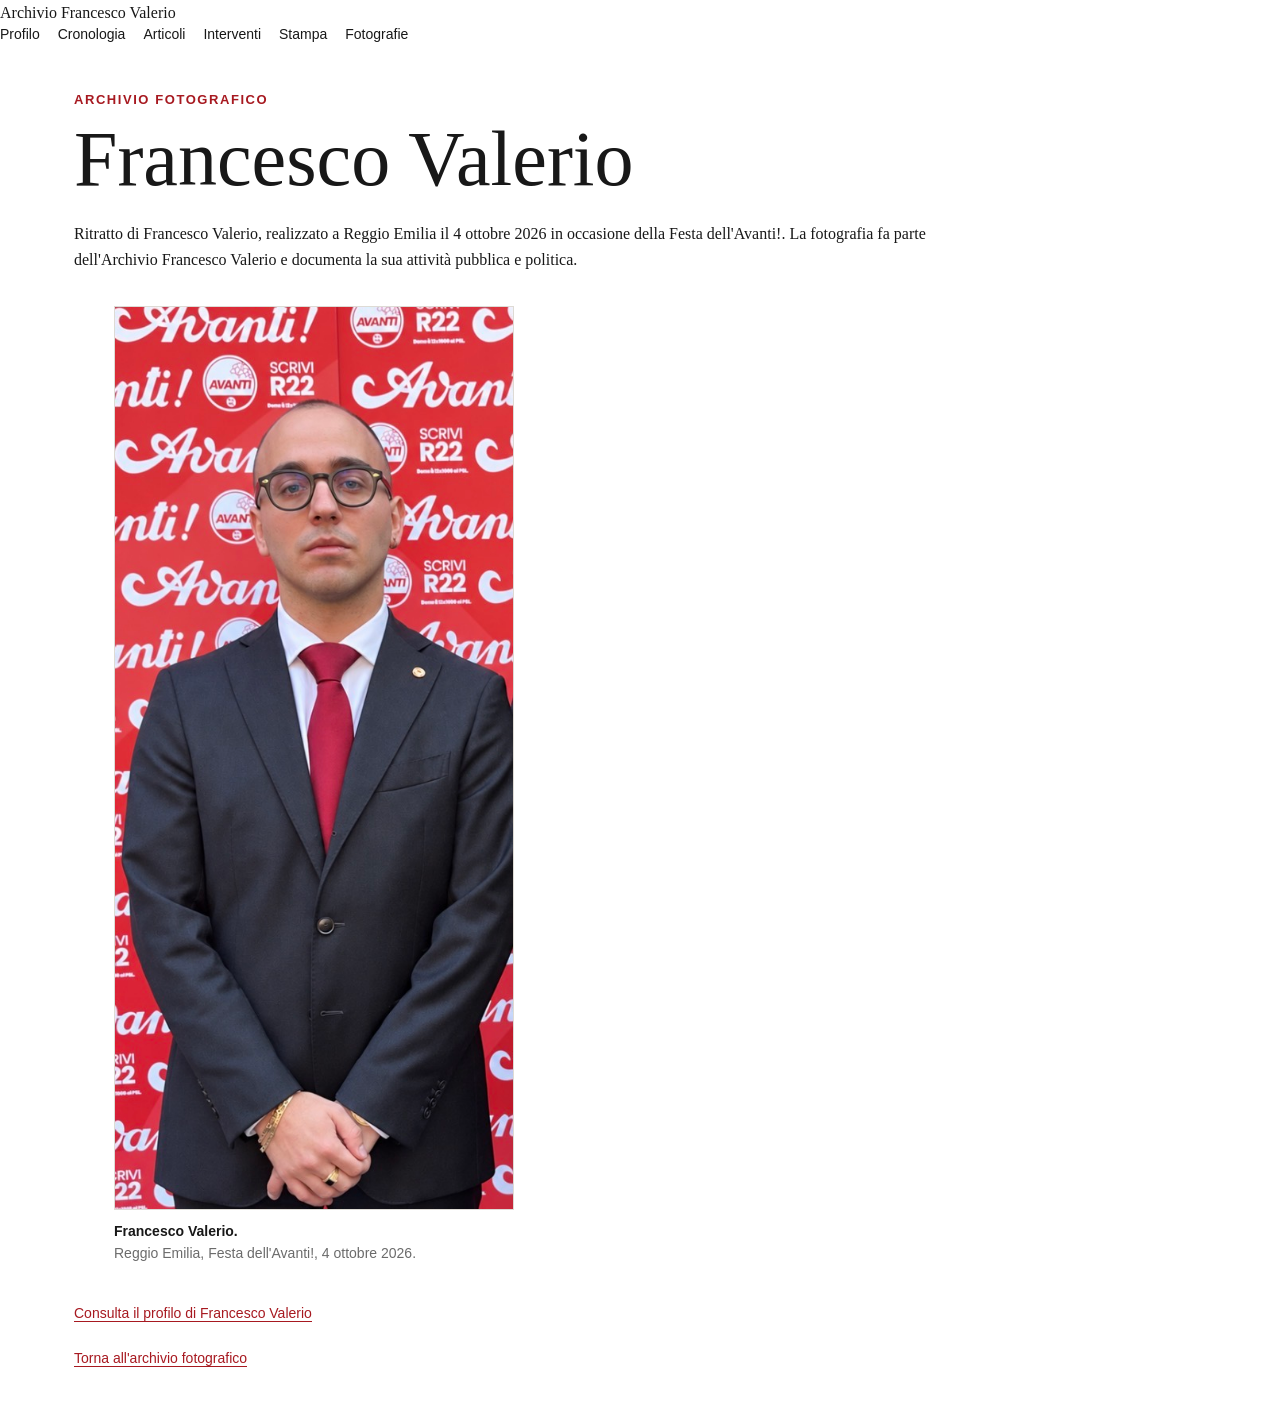
<file: fotografie/francesco-valerio-ritratto/index.html>
<!DOCTYPE html>
<html lang="it">

<head>
  <meta charset="UTF-8">
  <meta name="viewport" content="width=device-width, initial-scale=1.0">

  <title>Francesco Valerio | Ritratto fotografico</title>

  <meta name="description"
        content="Ritratto fotografico di Francesco Valerio, esponente socialista e coordinatore di Avanti Giovani Nord Italia. Fotografia dall'archivio dell'attività pubblica.">

  <meta name="robots"
        content="index,follow,max-image-preview:large">

  <link rel="canonical"
        href="https://francescovalerioarchivio.github.io/fotografie/francesco-valerio-ritratto/">

  <meta property="og:title"
        content="Francesco Valerio | Ritratto fotografico">

  <meta property="og:description"
        content="Ritratto fotografico di Francesco Valerio dall'Archivio Francesco Valerio.">

  <meta property="og:type"
        content="profile">

  <meta property="og:url"
        content="https://francescovalerioarchivio.github.io/fotografie/francesco-valerio-ritratto/">

  <meta property="og:image"
        content="https://francescovalerioarchivio.github.io/assets/images/francesco-valerio.jpg">

  <meta property="og:image:alt"
        content="Francesco Valerio">

  <meta name="twitter:card"
        content="summary_large_image">

  <meta name="twitter:title"
        content="Francesco Valerio | Ritratto fotografico">

  <meta name="twitter:image"
        content="https://francescovalerioarchivio.github.io/assets/images/francesco-valerio.jpg">

  <link rel="stylesheet"
        href="/assets/css/style.css">

  <script type="application/ld+json">
  {
    "@context": "https://schema.org",
    "@graph": [
      {
        "@type": "WebPage",
        "@id": "https://francescovalerioarchivio.github.io/fotografie/francesco-valerio-ritratto/#webpage",
        "url": "https://francescovalerioarchivio.github.io/fotografie/francesco-valerio-ritratto/",
        "name": "Francesco Valerio | Ritratto fotografico",
        "about": {
          "@id": "https://francescovalerioarchivio.github.io/profilo/#person"
        },
        "primaryImageOfPage": {
          "@id": "https://francescovalerioarchivio.github.io/fotografie/francesco-valerio-ritratto/#image"
        }
      },
      {
        "@type": "Person",
        "@id": "https://francescovalerioarchivio.github.io/profilo/#person",
        "name": "Francesco Valerio",
        "url": "https://francescovalerioarchivio.github.io/profilo/",
        "image": {
          "@id": "https://francescovalerioarchivio.github.io/fotografie/francesco-valerio-ritratto/#image"
        }
      },
      {
        "@type": "ImageObject",
        "@id": "https://francescovalerioarchivio.github.io/fotografie/francesco-valerio-ritratto/#image",
        "name": "Francesco Valerio",
        "caption": "Ritratto di Francesco Valerio. Reggio Emilia, 4 ottobre 2026.",
        "contentUrl": "https://francescovalerioarchivio.github.io/assets/images/francesco-valerio.jpg",
        "url": "https://francescovalerioarchivio.github.io/assets/images/francesco-valerio.jpg",
        "representativeOfPage": true,
        "about": {
          "@type": "Person",
          "name": "Francesco Valerio",
          "url": "https://francescovalerioarchivio.github.io/profilo/"
        }
      }
    ]
  }
  </script>

</head>

<body>

<header>
  <div class="container">
    <a href="/" class="brand">Archivio Francesco Valerio</a>

    <nav>
      <a href="/profilo/">Profilo</a>
      <a href="/cronologia/">Cronologia</a>
      <a href="/articoli/">Articoli</a>
      <a href="/interventi/">Interventi</a>
      <a href="/stampa/">Stampa</a>
      <a href="/fotografie/">Fotografie</a>
    </nav>
  </div>
</header>

<main class="container">

  <section class="article-archive">

    <p class="eyebrow">ARCHIVIO FOTOGRAFICO</p>

    <h1>Francesco Valerio</h1>

    <p>
      Ritratto di Francesco Valerio, realizzato a Reggio Emilia
      il 4 ottobre 2026 in occasione della Festa dell'Avanti!.
      La fotografia fa parte dell'Archivio Francesco Valerio
      e documenta la sua attività pubblica e politica.
    </p>

    <figure class="archive-photo"
            style="max-width:650px; margin-top:32px;">

      <img
        src="/assets/images/francesco-valerio.jpg"
        alt="Ritratto di Francesco Valerio a Reggio Emilia il 4 ottobre 2026"
        decoding="async"
        fetchpriority="high"
        style="width:100%; height:auto; display:block;">

      <figcaption>
        <strong>Francesco Valerio.</strong><br>
        Reggio Emilia, Festa dell'Avanti!, 4 ottobre 2026.
      </figcaption>

    </figure>

    <p style="margin-top:32px;">
      <a class="source-link" href="/profilo/">
        Consulta il profilo di Francesco Valerio
      </a>
    </p>

    <p>
      <a class="source-link" href="/fotografie/">
        Torna all'archivio fotografico
      </a>
    </p>

  </section>

</main>

</body>
</html>
</file>
<file: assets/css/style.css>
:root {
  --rosso: #a71920;
  --nero: #181818;
  --testo: #303030;
  --grigio: #6b6b6b;
  --chiaro: #f7f6f3;
  --bordo: #dedbd5;
  --bianco: #ffffff;
  --max: 1180px;
}

* {
  box-sizing: border-box;
}

html {
  scroll-behavior: smooth;
}

body {
  margin: 0;
  background: var(--bianco);
  color: var(--nero);
  font-family: Georgia, "Times New Roman", serif;
  line-height: 1.65;
}

a {
  color: inherit;
}

img {
  max-width: 100%;
  display: block;
}

.site-header {
  background: var(--bianco);
  border-bottom: 1px solid var(--bordo);
}

.header-inner {
  max-width: var(--max);
  margin: 0 auto;
  padding: 22px 24px;
  display: flex;
  justify-content: space-between;
  align-items: center;
  gap: 30px;
}

.brand {
  text-decoration: none;
}

.brand strong {
  display: block;
  font-size: 20px;
}

.brand span {
  display: block;
  margin-top: 2px;
  color: var(--grigio);
  font: 12px Arial, sans-serif;
}

nav {
  display: flex;
  flex-wrap: wrap;
  gap: 18px;
}

nav a {
  text-decoration: none;
  font: 14px Arial, sans-serif;
}

nav a:hover {
  color: var(--rosso);
}

main {
  max-width: var(--max);
  margin: 0 auto;
  padding: 0 24px;
}

.hero {
  padding: 82px 0 72px;
  display: grid;
  grid-template-columns: 1.3fr .7fr;
  gap: 64px;
  align-items: center;
}

.eyebrow {
  margin: 0 0 14px;
  color: var(--rosso);
  font: bold 13px Arial, sans-serif;
  letter-spacing: .12em;
  text-transform: uppercase;
}

h1 {
  margin: 0 0 24px;
  font-size: clamp(46px, 7vw, 78px);
  line-height: .97;
  font-weight: normal;
}

h2 {
  margin-top: 0;
  font-weight: normal;
}

.hero-description {
  max-width: 720px;
  color: var(--testo);
  font-size: 21px;
}

.hero-figure {
  margin: 0;
}

.hero-photo {
  width: 100%;
  aspect-ratio: 4 / 5;
  object-fit: cover;
  object-position: center top;
  display: block;
  border: 1px solid var(--bordo);
}

.hero-figure figcaption {
  margin-top: 9px;
}

.section {
  padding: 56px 0;
  border-top: 1px solid var(--bordo);
}

.section h2 {
  margin-bottom: 12px;
  font-size: 34px;
}

.section-intro {
  max-width: 760px;
  margin-bottom: 32px;
  color: var(--grigio);
}

.grid {
  display: grid;
  grid-template-columns: repeat(3, 1fr);
  gap: 18px;
}

.card {
  min-height: 180px;
  padding: 26px;
  border: 1px solid var(--bordo);
  text-decoration: none;
}

.card:hover {
  border-color: var(--rosso);
}

.card h3 {
  margin: 0 0 10px;
  font-size: 22px;
  font-weight: normal;
}

.card p {
  margin: 0;
  color: var(--grigio);
  font: 14px/1.55 Arial, sans-serif;
}

.page-header {
  padding: 68px 0 42px;
  border-bottom: 1px solid var(--bordo);
}

.page-header h1 {
  font-size: clamp(42px, 6vw, 66px);
}

.page-content {
  max-width: 820px;
  padding: 46px 0 70px;
}

.page-content p,
.page-content li {
  font-size: 18px;
}

.meta {
  color: var(--grigio);
  font: 14px Arial, sans-serif;
}

footer {
  margin-top: 60px;
  border-top: 1px solid var(--bordo);
}

.footer-inner {
  max-width: var(--max);
  margin: 0 auto;
  padding: 35px 24px 50px;
  color: var(--grigio);
  font: 13px/1.5 Arial, sans-serif;
}

.profile-figure {
  margin: 0 0 38px;
}

.profile-photo {
  width: 100%;
  max-width: 520px;
  aspect-ratio: 4 / 5;
  object-fit: cover;
  object-position: center top;
  display: block;
  border: 1px solid var(--bordo);
}

.profile-figure figcaption {
  margin-top: 9px;
}

.photo-section {
  padding: 54px 0;
  border-top: 1px solid var(--bordo);
}

.photo-section-heading {
  max-width: 760px;
  margin-bottom: 32px;
}

.photo-section-heading h2 {
  margin: 0 0 10px;
  font-size: 34px;
  font-weight: normal;
}

.photo-section-heading p:not(.eyebrow) {
  margin: 0;
  color: var(--grigio);
}

.photo-grid {
  display: grid;
  grid-template-columns: repeat(2, 400px);
  gap: 42px 36px;
  justify-content: start;
}

.archive-photo img {
  width: 100%;
  max-width: 400px;
  height: auto;
  display: block;
  border: 1px solid var(--bordo);
  background: var(--chiaro);
}

.archive-photo figcaption {
  margin-top: 11px;
  color: var(--grigio);
  font: 14px/1.55 Arial, sans-serif;
}

.archive-photo figcaption strong {
  color: var(--nero);
  font-weight: 600;
}

@media (max-width: 820px) {
  .header-inner {
    display: block;
  }

  nav {
    margin-top: 20px;
  }

  .hero {
    grid-template-columns: 1fr;
    padding-top: 55px;
  }

  .grid {
    grid-template-columns: 1fr;
  }

  .photo-grid {
    grid-template-columns: 1fr;
  }

 .archive-photo img {
  width: 100%;
  max-width: 100%;
  height: auto;
}
}

/* FINAL PHOTO ARCHIVE OVERRIDE */

.photo-grid {
  display: grid;
  grid-template-columns: repeat(2, 400px);
  gap: 42px 36px;
  justify-content: start;
}

.archive-photo img {
  width: 100%;
  max-width: 400px;
  height: auto !important;
  aspect-ratio: auto !important;
  object-fit: contain !important;
  object-position: center;
  display: block;
  border: 1px solid var(--bordo);
  background: var(--chiaro);
}

@media (max-width: 820px) {
  .photo-grid {
    grid-template-columns: 1fr;
  }

  .archive-photo img {
    width: 100%;
    max-width: 100%;
    height: auto !important;
    aspect-ratio: auto !important;
    object-fit: contain !important;
  }
}

/* ARTICLE ARCHIVE */

.article-archive {
  max-width: 860px;
  padding: 50px 0 25px;
}

.article-entry {
  padding: 34px 0;
  border-bottom: 1px solid var(--bordo);
}

.article-entry:first-child {
  padding-top: 0;
}

.article-entry h2 {
  margin: 7px 0 14px;
  font-size: 29px;
  line-height: 1.2;
  font-weight: normal;
}

.article-entry p {
  max-width: 760px;
}

.article-meta {
  margin: 0;
  color: var(--rosso);
  font: bold 12px Arial, sans-serif;
  letter-spacing: .06em;
  text-transform: uppercase;
}

.source-link {
  display: inline-block;
  margin-top: 8px;
  color: var(--rosso);
  font: 14px Arial, sans-serif;
  text-decoration: none;
  border-bottom: 1px solid var(--rosso);
}

.source-link:hover {
  opacity: .7;
}

.article-note {
  max-width: 760px;
  margin: 20px 0 60px;
  padding: 22px 0;
  color: var(--grigio);
  border-top: 1px solid var(--bordo);
  font: 14px/1.6 Arial, sans-serif;
}
</file>
